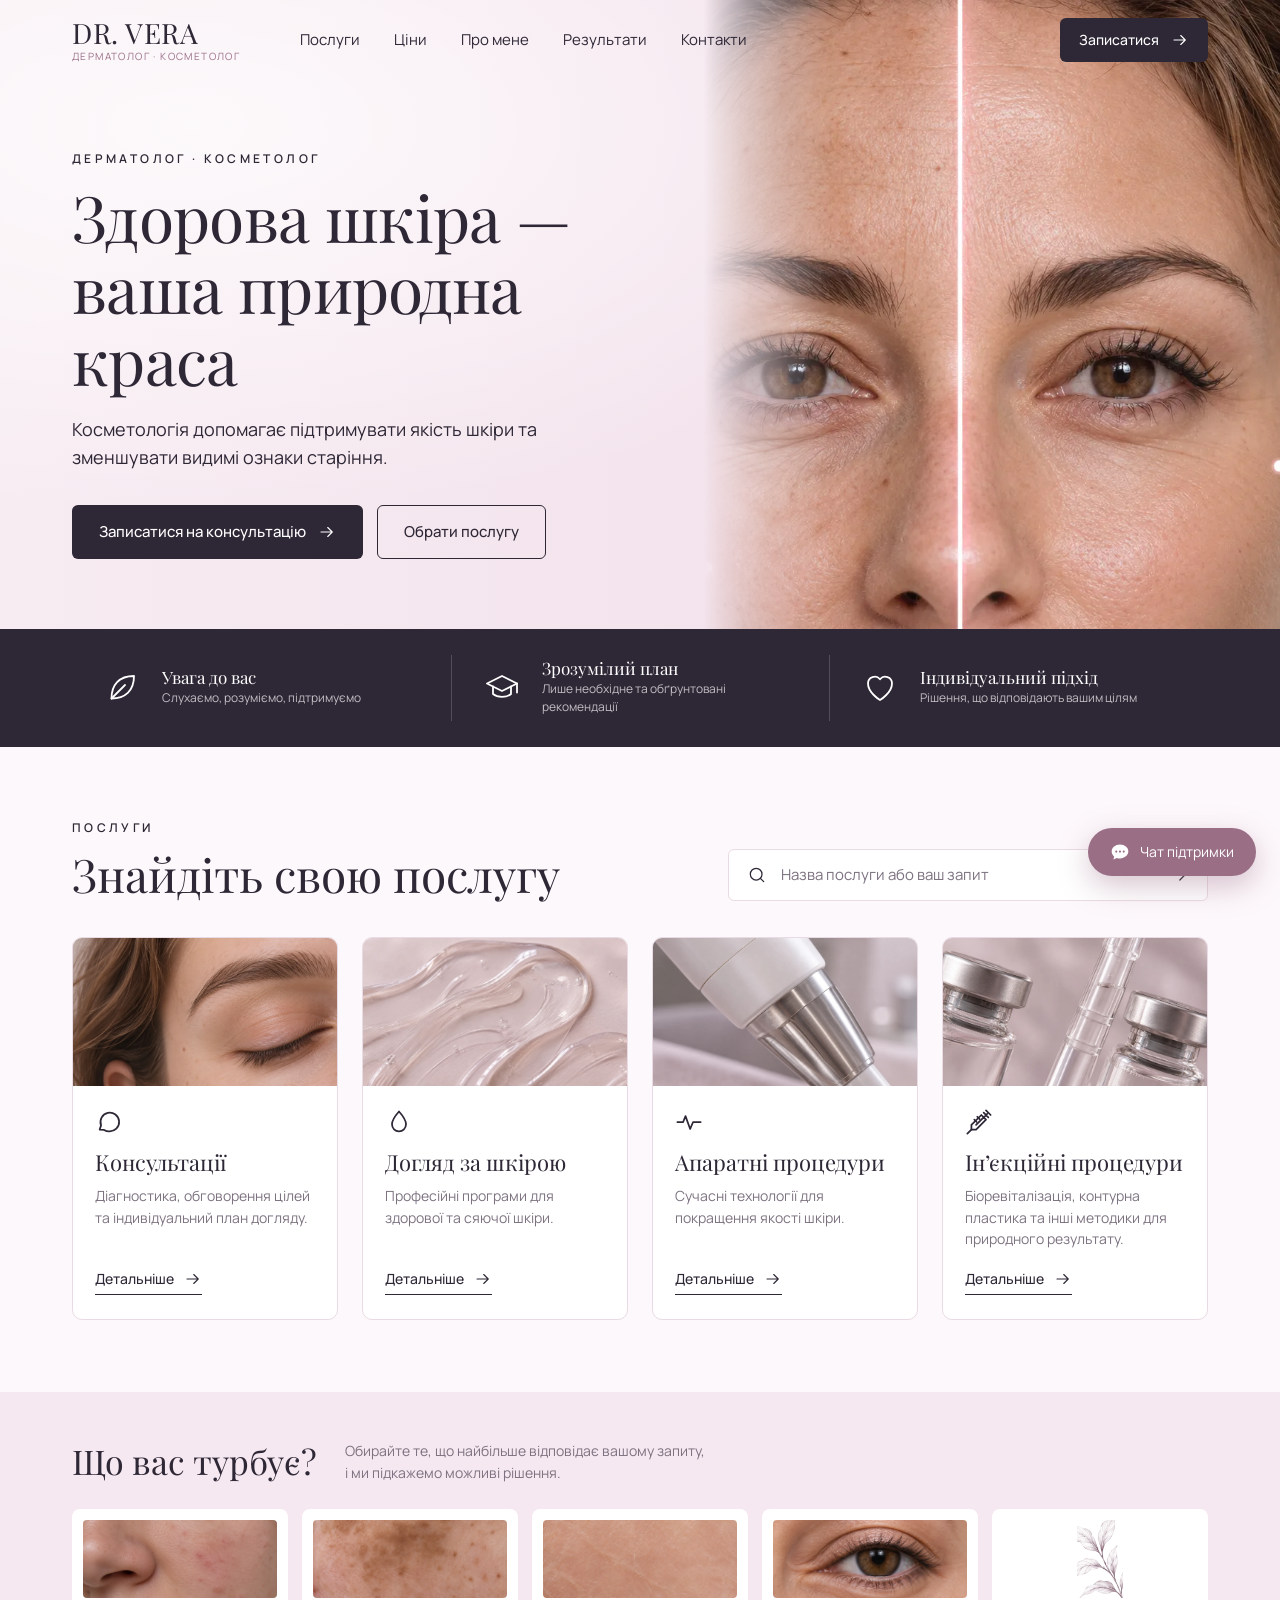
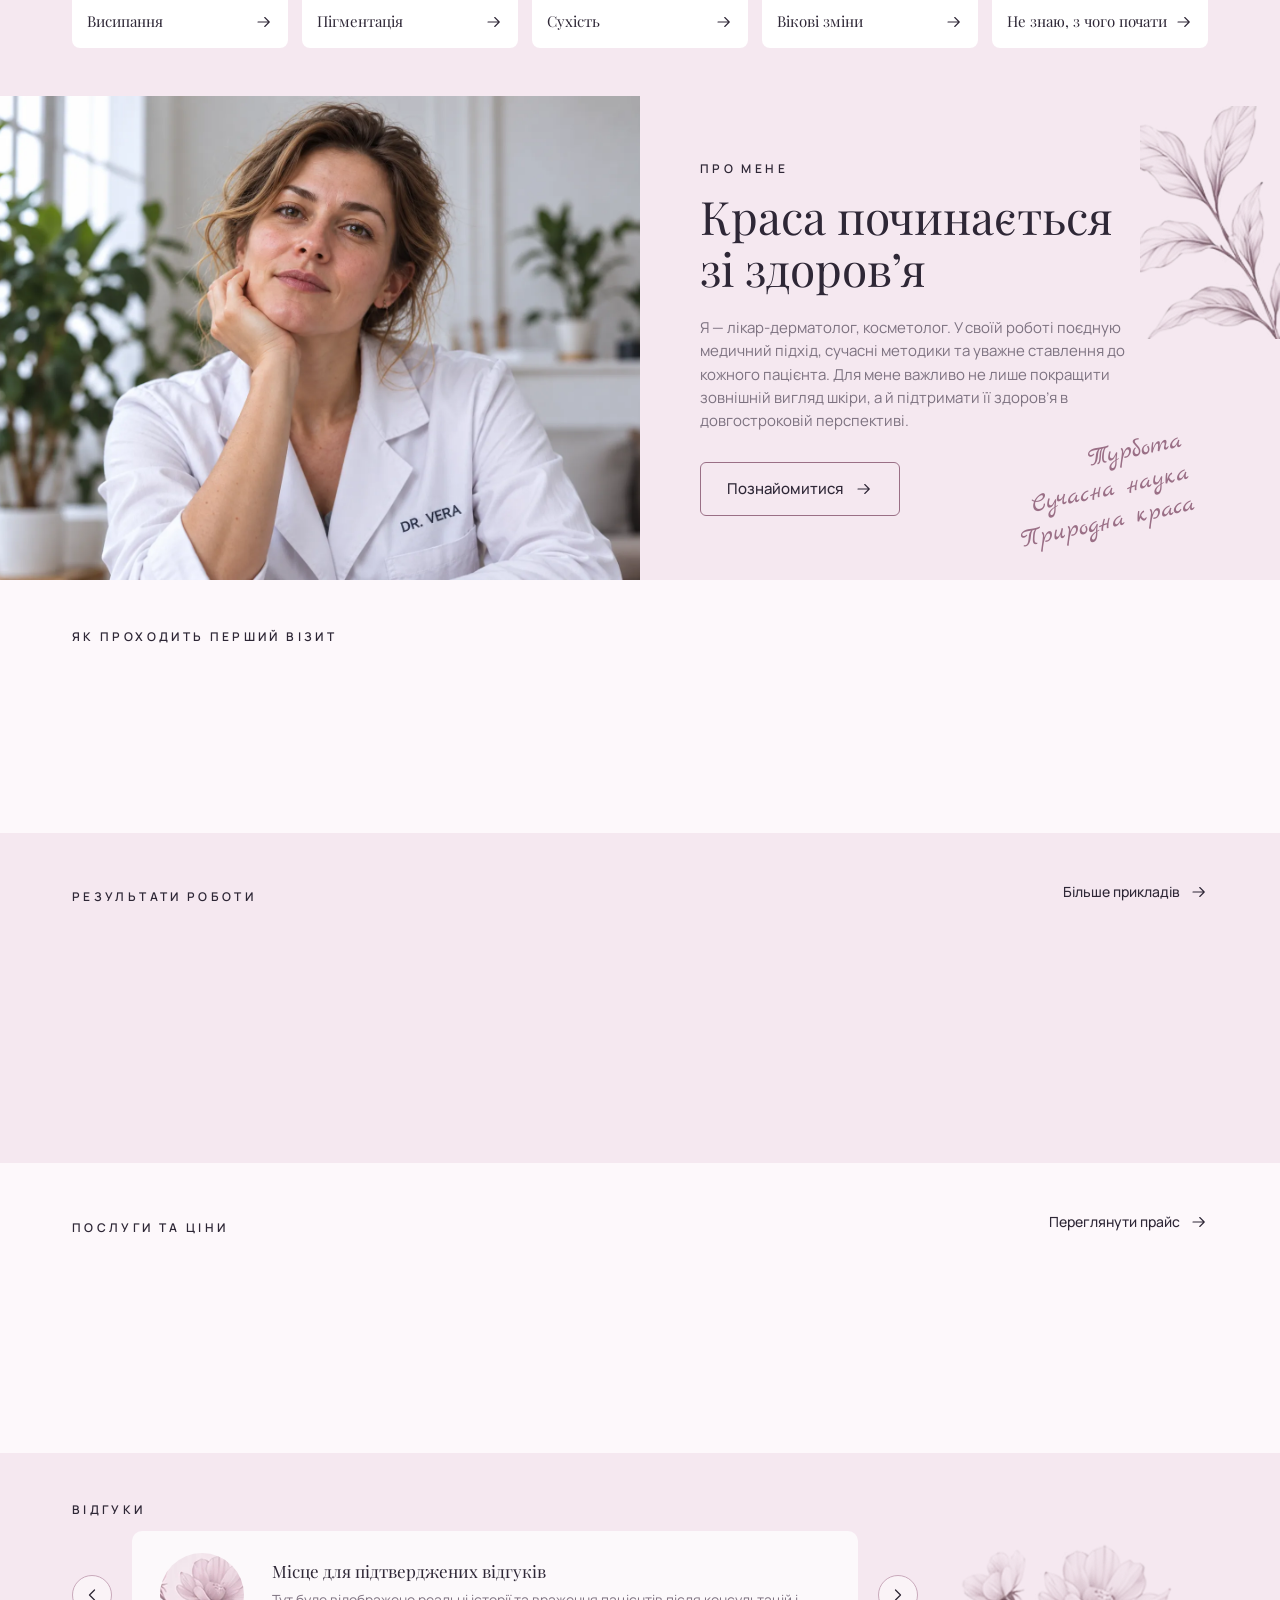
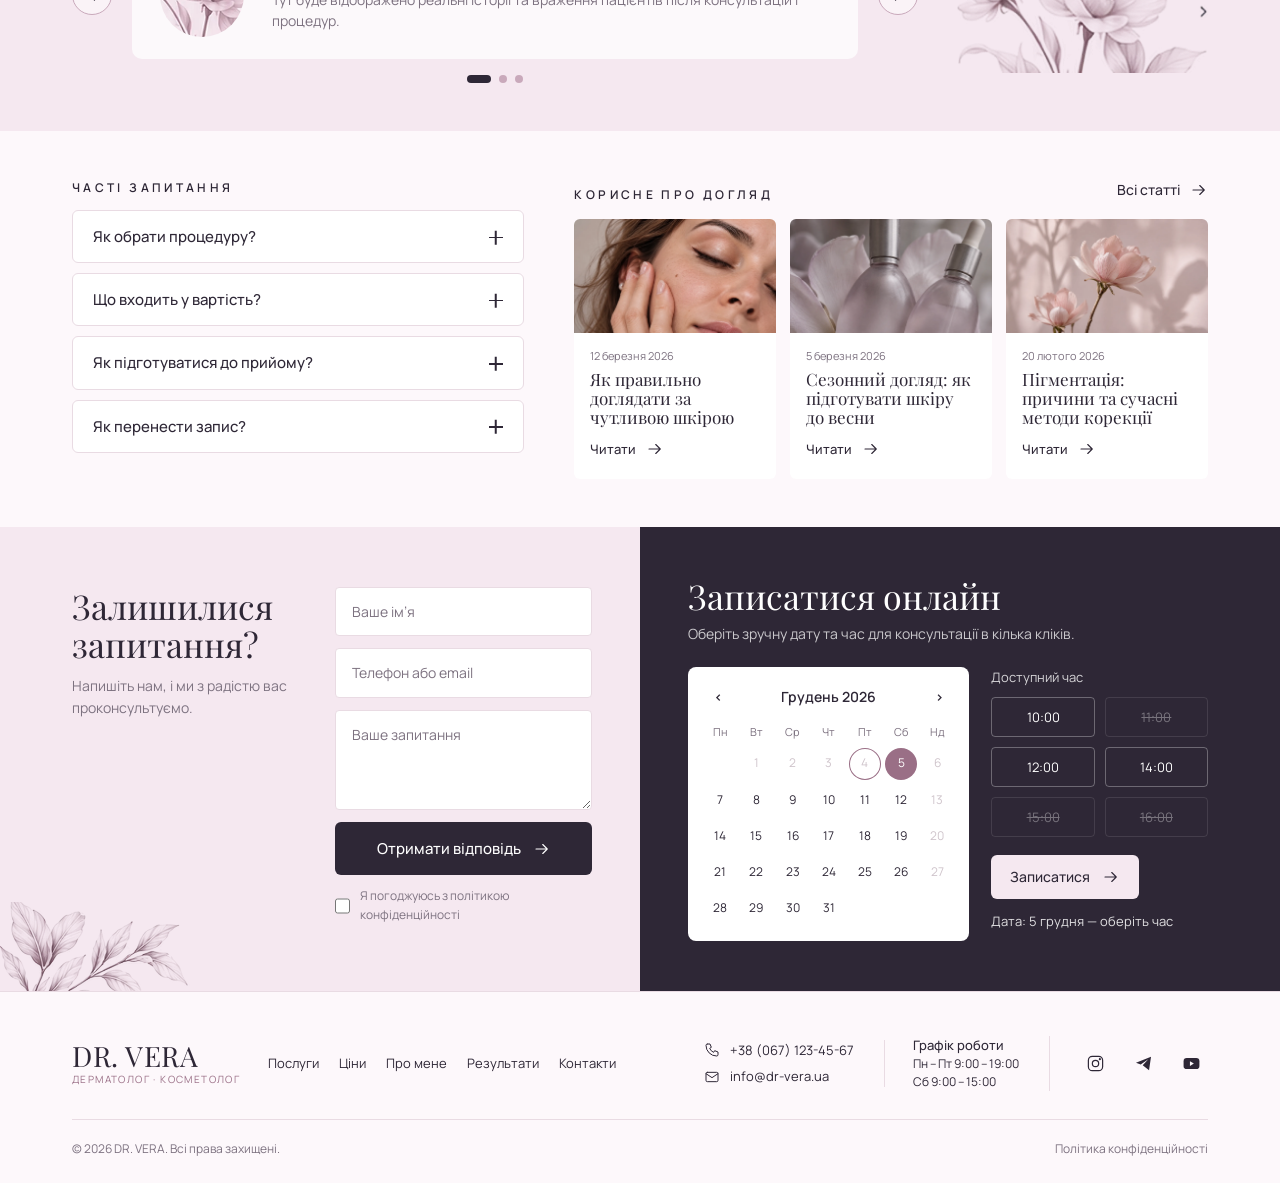
<file: index.html>
<!DOCTYPE html>
<html lang="uk" data-theme="light" style="color-scheme: only light;">
<head>
  <meta charset="UTF-8">
  <meta name="viewport" content="width=device-width, initial-scale=1.0">
  <!-- Сайт завжди у світлій темі: забороняємо браузеру автоматично затемнювати сторінку -->
  <meta name="color-scheme" content="only light">
  <meta name="supported-color-schemes" content="light">
  <meta name="theme-color" content="#fdf8fb">
  <title>DR. VERA — дерматолог, косметолог</title>
  <meta name="description" content="Дерматолог-косметолог DR. VERA: консультації, догляд за шкірою, апаратні та ін’єкційні процедури.">
  <link rel="preconnect" href="https://fonts.googleapis.com">
  <link rel="preconnect" href="https://fonts.gstatic.com" crossorigin>
  <link href="https://fonts.googleapis.com/css2?family=Manrope:wght@400;500;600&family=Marck+Script&family=Playfair+Display:wght@400;500&display=swap" rel="stylesheet">
  <link rel="icon" href="data:image/svg+xml,%3Csvg xmlns='http://www.w3.org/2000/svg' viewBox='0 0 32 32'%3E%3Crect width='32' height='32' rx='8' fill='%232e2736'/%3E%3Ctext x='16' y='22' font-family='Georgia' font-size='17' fill='%23f5e8f0' text-anchor='middle'%3EV%3C/text%3E%3C/svg%3E">
  <link rel="stylesheet" href="css/style.css">
  <!-- Підстраховка для картинок: якщо .webp немає, пробуємо .png/.jpg/.jpeg; якщо файлу немає зовсім — показуємо м'яку заглушку замість «зламаної» іконки -->
  <script>
  window.addEventListener("error", function (e) {
    var img = e.target;
    if (!img || img.tagName !== "IMG") return;
    var exts = ["webp", "png", "jpg", "jpeg"];
    var src = img.getAttribute("src") || "";
    var m = src.match(/\.(webp|png|jpe?g)$/i);
    var next = m ? Number(img.dataset.extTry || exts.indexOf(m[1].toLowerCase())) + 1 : exts.length;
    if (next < exts.length) {
      img.dataset.extTry = next;
      img.src = src.replace(/\.(webp|png|jpe?g)$/i, "." + exts[next]);
      return;
    }
    if (img.dataset.placeholder) return;
    img.dataset.placeholder = "1";
    if (img.getAttribute("alt") === "") { img.style.visibility = "hidden"; return; }
    img.src = "data:image/svg+xml," + encodeURIComponent('<svg xmlns="http://www.w3.org/2000/svg" viewBox="0 0 400 300"><rect width="400" height="300" fill="#f3e6ee"/><path d="M200 105c-22 22-32 45-32 63 0 18 14 32 32 32s32-14 32-32c0-18-10-41-32-63z" fill="#e2c9d7"/></svg>');
  }, true);
  </script>
</head>
<body>
<svg xmlns="http://www.w3.org/2000/svg" style="display:none">
  <symbol id="i-arrow" viewBox="0 0 24 24"><path d="M4 12h15M13 6l6 6-6 6"/></symbol>
  <symbol id="i-search" viewBox="0 0 24 24"><circle cx="11" cy="11" r="7"/><path d="M20 20l-4-4"/></symbol>
  <symbol id="i-leaf" viewBox="0 0 24 24"><path d="M5 19C5 10 10 4 20 4c0 10-6 15-15 15z"/><path d="M5 19L14 10"/></symbol>
  <symbol id="i-cap" viewBox="0 0 24 24"><path d="M2 9l10-5 10 5-10 5z"/><path d="M6 11v5c3 2.5 9 2.5 12 0v-5M22 9v6"/></symbol>
  <symbol id="i-heart" viewBox="0 0 24 24"><path d="M12 20s-8-4.8-8-11a4.5 4.5 0 018-2.8A4.5 4.5 0 0120 9c0 6.2-8 11-8 11z"/></symbol>
  <symbol id="i-chat" viewBox="0 0 24 24"><path d="M4 18.5l1.2-3.6A8 8 0 1112 20a8 8 0 01-4.2-1.2z"/></symbol>
  <symbol id="i-chat-fill" viewBox="0 0 24 24"><path d="M12 3C6.5 3 2 6.8 2 11.5c0 2.4 1.2 4.6 3.1 6.1L4 21l4.2-1.9c1.2.4 2.5.6 3.8.6 5.5 0 10-3.8 10-8.5S17.5 3 12 3zM7.5 12.8a1.3 1.3 0 110-2.6 1.3 1.3 0 010 2.6zm4.5 0a1.3 1.3 0 110-2.6 1.3 1.3 0 010 2.6zm4.5 0a1.3 1.3 0 110-2.6 1.3 1.3 0 010 2.6z"/></symbol>
  <symbol id="i-drop" viewBox="0 0 24 24"><path d="M12 3s6 6.7 6 11a6 6 0 01-12 0c0-4.3 6-11 6-11z"/></symbol>
  <symbol id="i-pulse" viewBox="0 0 24 24"><path d="M2 12h5l2-5 4 11 2.5-6H22"/></symbol>
  <symbol id="i-syringe" viewBox="0 0 24 24"><path d="M18 2l4 4M16 4l4 4M19 5l-9.5 9.5M14 6l4 4-8.5 8.5H5.5V14.5z"/><path d="M5.5 18.5L2 22M8 10l2 2M10.5 7.5l2 2"/></symbol>
  <symbol id="i-doc" viewBox="0 0 24 24"><path d="M14 3H6v18h12V7z"/><path d="M14 3v4h4M9 11h6M9 14h6M9 17h4"/></symbol>
  <symbol id="i-check" viewBox="0 0 24 24"><path d="M5 12.5l4.5 4.5L19 7.5"/></symbol>
  <symbol id="i-phone" viewBox="0 0 24 24"><path d="M5 3h4l2 5-2.5 1.5a11 11 0 006 6L16 13l5 2v4a2 2 0 01-2 2A16 16 0 013 5a2 2 0 012-2"/></symbol>
  <symbol id="i-mail" viewBox="0 0 24 24"><rect x="3" y="5" width="18" height="14" rx="2"/><path d="M3 7l9 6 9-6"/></symbol>
  <symbol id="i-clock" viewBox="0 0 24 24"><circle cx="12" cy="12" r="9"/><path d="M12 7v5l3 2"/></symbol>
  <symbol id="i-pin" viewBox="0 0 24 24"><path d="M12 21s-7-6.3-7-12a7 7 0 0114 0c0 5.7-7 12-7 12z"/><circle cx="12" cy="9" r="2.5"/></symbol>
  <symbol id="i-send" viewBox="0 0 24 24"><path d="M21 3L3 10.5l7 3 3 7.5z"/><path d="M21 3L10 13.5"/></symbol>
  <symbol id="i-insta" viewBox="0 0 24 24"><rect x="3" y="3" width="18" height="18" rx="5"/><circle cx="12" cy="12" r="4"/><circle cx="17.5" cy="6.5" r=".6" fill="currentColor"/></symbol>
  <symbol id="i-tg" viewBox="0 0 24 24"><path d="M21.5 3.5L2.5 11l6 2.2L18 6.5l-7 7.8 8 6.2z" fill="currentColor" stroke="none"/></symbol>
  <symbol id="i-yt" viewBox="0 0 24 24"><rect x="2" y="5" width="20" height="14" rx="4" fill="currentColor" stroke="none"/><path d="M10 9l5 3-5 3z" fill="#fdf8fb" stroke="none"/></symbol>
  <symbol id="i-shield" viewBox="0 0 24 24"><path d="M12 3l8 3v6c0 5-3.5 8-8 9-4.5-1-8-4-8-9V6z"/><path d="M8.5 12l2.5 2.5 4.5-5"/></symbol>
  <symbol id="i-book" viewBox="0 0 24 24"><path d="M12 6.5C10 5 7 4.5 3 5v13c4-.5 7 0 9 1.5 2-1.5 5-2 9-1.5V5c-4-.5-7 0-9 1.5zM12 6.5v13"/></symbol>
  <symbol id="i-bars" viewBox="0 0 24 24"><path d="M6 19v-5M10 19V10M14 19V7M18 19V4"/></symbol>
  <symbol id="i-coins" viewBox="0 0 24 24"><ellipse cx="10" cy="6" rx="6" ry="2.5"/><path d="M4 6v4c0 1.4 2.7 2.5 6 2.5s6-1.1 6-2.5V6M4 10v4c0 1.4 2.7 2.5 6 2.5M4 14v4c0 1.4 2.7 2.5 6 2.5"/><ellipse cx="16" cy="15" rx="5" ry="2"/><path d="M11 15v3.5c0 1.1 2.2 2 5 2s5-.9 5-2V15"/></symbol>
  <symbol id="i-jar" viewBox="0 0 24 24"><rect x="6" y="3" width="12" height="4" rx="1"/><path d="M7 7h10a2 2 0 012 2v10a2 2 0 01-2 2H7a2 2 0 01-2-2V9a2 2 0 012-2zM8 12h8v4H8z"/></symbol>
  <symbol id="i-user" viewBox="0 0 24 24"><circle cx="12" cy="8" r="4"/><path d="M4 21a8 8 0 0116 0"/></symbol>
  <symbol id="i-info" viewBox="0 0 24 24"><circle cx="12" cy="12" r="9"/><path d="M12 11v6M12 7.5v.5"/></symbol>
  <symbol id="i-door" viewBox="0 0 24 24"><path d="M6 21V3h12v18M3 21h18M14 12v1"/></symbol>
  <symbol id="i-car" viewBox="0 0 24 24"><path d="M5 11l2-5h10l2 5M3 11h18v6H3zM6 17v2M18 17v2"/><circle cx="7" cy="14" r="1"/><circle cx="17" cy="14" r="1"/></symbol>
  <symbol id="i-access" viewBox="0 0 24 24"><circle cx="11" cy="4" r="1.6"/><path d="M11 7v7h6l2 5M11 10h5M8 10.5A5.5 5.5 0 1015 19"/></symbol>
  <symbol id="i-lock" viewBox="0 0 24 24"><rect x="5" y="10" width="14" height="11" rx="2"/><path d="M8 10V7a4 4 0 018 0v3M12 14v3"/></symbol>
  <symbol id="i-lotus" viewBox="0 0 24 24"><path d="M12 19c-3-2-4-5-4-8 0-2 2-5 4-7 2 2 4 5 4 7 0 3-1 6-4 8z"/><path d="M12 19c-4 0-8-2-10-6 2-1 4-1 6 0M12 19c4 0 8-2 10-6-2-1-4-1-6 0"/></symbol>
  <symbol id="i-face" viewBox="0 0 24 24"><path d="M6 10a6 6 0 0112 0v3a6 6 0 01-12 0z"/><path d="M10 15c1 .8 3 .8 4 0M9 11h.01M15 11h.01"/></symbol>
  <symbol id="i-plan" viewBox="0 0 24 24"><rect x="4" y="4" width="16" height="16" rx="2"/><path d="M8 12l3 3 5-6"/></symbol>
  <symbol id="i-calendar" viewBox="0 0 24 24"><rect x="3" y="5" width="18" height="16" rx="2"/><path d="M3 10h18M8 3v4M16 3v4"/></symbol>
  <symbol id="i-left" viewBox="0 0 24 24"><path d="M15 6l-6 6 6 6"/></symbol>
  <symbol id="i-right" viewBox="0 0 24 24"><path d="M9 6l6 6-6 6"/></symbol>
  <symbol id="i-viber" viewBox="0 0 24 24"><path d="M12 3c-5 0-8 2-8 7.5 0 3 1 5 3 6V20l3-2.5c.6.1 1.3.1 2 .1 5 0 8-2 8-7.6S17 3 12 3z"/><path d="M9.5 8c0 3 2.5 5.5 5.5 5.5"/></symbol>
</svg>
<header class="header">
  <div class="container header__inner">
    <a href="index.html" class="logo" aria-label="DR. VERA — на головну">
      <span class="logo__name">DR. VERA</span><span class="logo__sub">дерматолог · косметолог</span>
    </a>
    <nav class="nav" aria-label="Головне меню"><a href="services.html">Послуги</a><a href="prices.html">Ціни</a><a href="about.html">Про мене</a><a href="results.html">Результати</a><a href="contacts.html">Контакти</a></nav>
    <a href="#" class="btn btn--dark btn--sm header__cta" data-book>Записатися <svg class="i"><use href="#i-arrow"></use></svg></a>
    <button class="burger" aria-label="Відкрити меню"><span></span><span></span><span></span></button>
  </div>
</header>
<main>

<section class="hero">
  <img class="hero__img" src="Images/hero-home.webp" alt="Візуальна концепція: обличчя до та після догляду">
  <div class="container">
    <div class="hero__content">
      <span class="eyebrow">Дерматолог · косметолог</span>
      <h1 class="h1">Здорова шкіра —<br>ваша природна краса</h1>
      <p class="lead">Косметологія допомагає підтримувати якість шкіри та зменшувати видимі ознаки старіння.</p>
      <div class="hero__btns">
        <a href="#" class="btn btn--dark" data-book="Первинна консультація">Записатися на консультацію <svg class="i"><use href="#i-arrow"></use></svg></a>
        <a href="services.html" class="btn btn--outline">Обрати послугу</a>
      </div>
    </div>
  </div>
  <span class="hero__note"></span>
</section>

<section class="features"><div class="container features__grid"><div class="feature"><svg class="i"><use href="#i-leaf"></use></svg><div><h4>Увага до вас</h4><p>Слухаємо, розуміємо, підтримуємо</p></div></div><div class="feature"><svg class="i"><use href="#i-cap"></use></svg><div><h4>Зрозумілий план</h4><p>Лише необхідне та обґрунтовані рекомендації</p></div></div><div class="feature"><svg class="i"><use href="#i-heart"></use></svg><div><h4>Індивідуальний підхід</h4><p>Рішення, що відповідають вашим цілям</p></div></div></div></section>

<section class="section">
  <div class="container">
    <div class="section-head">
      <div><span class="eyebrow">Послуги</span><h2 class="h2">Знайдіть свою послугу</h2></div>
      <form class="search search-home" action="services.html" method="get" role="search">
        <svg class="i"><use href="#i-search"></use></svg><input name="q" placeholder="Назва послуги або ваш запит" aria-label="Пошук послуги">
        <button type="submit" aria-label="Шукати"><svg class="i"><use href="#i-arrow"></use></svg></button>
      </form>
    </div>
    <div class="grid grid-4"><a href="services.html?cat=consult" class="card reveal"><div class="card__img"><img src="Images/svc-consult.webp" alt="Консультації" loading="lazy"></div>
  <div class="card__body"><svg class="i"><use href="#i-chat"></use></svg><h3 class="card__title">Консультації</h3><p class="card__text">Діагностика, обговорення цілей та індивідуальний план догляду.</p><span class="link-arrow">Детальніше <svg class="i"><use href="#i-arrow"></use></svg></span></div></a><a href="services.html?cat=care" class="card reveal"><div class="card__img"><img src="Images/svc-care.webp" alt="Догляд за шкірою" loading="lazy"></div>
  <div class="card__body"><svg class="i"><use href="#i-drop"></use></svg><h3 class="card__title">Догляд за шкірою</h3><p class="card__text">Професійні програми для здорової та сяючої шкіри.</p><span class="link-arrow">Детальніше <svg class="i"><use href="#i-arrow"></use></svg></span></div></a><a href="services.html?cat=hardware" class="card reveal"><div class="card__img"><img src="Images/svc-hardware.webp" alt="Апаратні процедури" loading="lazy"></div>
  <div class="card__body"><svg class="i"><use href="#i-pulse"></use></svg><h3 class="card__title">Апаратні процедури</h3><p class="card__text">Сучасні технології для покращення якості шкіри.</p><span class="link-arrow">Детальніше <svg class="i"><use href="#i-arrow"></use></svg></span></div></a><a href="services.html?cat=inject" class="card reveal"><div class="card__img"><img src="Images/svc-inject.webp" alt="Ін’єкційні процедури" loading="lazy"></div>
  <div class="card__body"><svg class="i"><use href="#i-syringe"></use></svg><h3 class="card__title">Ін’єкційні процедури</h3><p class="card__text">Біоревіталізація, контурна пластика та інші методики для природного результату.</p><span class="link-arrow">Детальніше <svg class="i"><use href="#i-arrow"></use></svg></span></div></a></div>
  </div>
</section>

<section class="section section--pink section--tight">
  <div class="container">
    <div class="concerns-head"><h2 class="h2" style="font-size:34px">Що вас турбує?</h2><p>Обирайте те, що найбільше відповідає вашому запиту, і ми підкажемо можливі рішення.</p></div>
    <div class="concerns"><a href="services.html?concern=висипання" class="concern reveal"><img src="Images/concern-acne.webp" alt="Висипання" loading="lazy"><span class="concern__foot">Висипання <svg class="i"><use href="#i-arrow"></use></svg></span></a><a href="services.html?concern=пігментація" class="concern reveal"><img src="Images/concern-pigment.webp" alt="Пігментація" loading="lazy"><span class="concern__foot">Пігментація <svg class="i"><use href="#i-arrow"></use></svg></span></a><a href="services.html?concern=сухість" class="concern reveal"><img src="Images/concern-dry.webp" alt="Сухість" loading="lazy"><span class="concern__foot">Сухість <svg class="i"><use href="#i-arrow"></use></svg></span></a><a href="services.html?concern=вікові" class="concern reveal"><img src="Images/concern-age.webp" alt="Вікові зміни" loading="lazy"><span class="concern__foot">Вікові зміни <svg class="i"><use href="#i-arrow"></use></svg></span></a><a href="#" class="concern concern--empty reveal" data-book="Первинна консультація"><img src="Images/leaf-branch.webp" alt=""><span class="concern__foot">Не знаю, з чого почати <svg class="i"><use href="#i-arrow"></use></svg></span></a></div>
  </div>
</section>

<section class="split">
  <div class="split__img"><img src="Images/pro-mene.webp" alt="Лікарка-дерматолог DR. VERA" loading="lazy"></div>
  <div class="split__content reveal">
    <span class="eyebrow">Про мене</span>
    <h2 class="h2">Краса починається<br>зі здоров’я</h2>
    <p>Я — лікар-дерматолог, косметолог. У своїй роботі поєдную медичний підхід, сучасні методики та уважне ставлення до кожного пацієнта. Для мене важливо не лише покращити зовнішній вигляд шкіри, а й підтримати її здоров’я в довгостроковій перспективі.</p>
    <a href="about.html" class="btn btn--pink">Познайомитися <svg class="i"><use href="#i-arrow"></use></svg></a>
  </div>
  <img class="deco-leaf deco-leaf--tr" src="Images/leaf-branch.webp" alt="">
  <p class="script split__script">Турбота<br>Сучасна наука<br>Природна краса</p>
</section>

<section class="section section--tight">
  <div class="container">
    <span class="eyebrow">Як проходить перший візит</span>
    <div class="steps"><div class="step reveal"><span class="step__num">01</span><div class="step__body"><svg class="i"><use href="#i-chat"></use></svg><h4>Консультація</h4><p>Обговорюємо ваші запити, проводимо діагностику шкіри та визначаємо цілі.</p></div><span class="step__arrow"><svg class="i"><use href="#i-arrow"></use></svg></span></div><div class="step reveal"><span class="step__num">02</span><div class="step__body"><svg class="i"><use href="#i-doc"></use></svg><h4>Персональний план</h4><p>Разом обираємо оптимальні методи та складаємо план догляду.</p></div><span class="step__arrow"><svg class="i"><use href="#i-arrow"></use></svg></span></div><div class="step reveal"><span class="step__num">03</span><div class="step__body"><svg class="i"><use href="#i-heart"></use></svg><h4>Подальший супровід</h4><p>Відстежуємо динаміку, коригуємо план і залишаємося на зв’язку.</p></div><span class="step__arrow"><svg class="i"><use href="#i-arrow"></use></svg></span></div></div>
  </div>
</section>

<section class="section section--pink section--tight">
  <div class="container">
    <div class="section-head" style="margin-bottom:20px"><span class="eyebrow" style="margin:0">Результати роботи</span><a href="results.html" class="link-arrow link-arrow--plain">Більше прикладів <svg class="i"><use href="#i-arrow"></use></svg></a></div>
    <div class="grid grid-3"><a href="results.html" class="result-card reveal"><img src="Images/result-tone.webp" alt="Рівніший тон шкіри" loading="lazy"><h4>Рівніший тон шкіри</h4><span>Приклади оформлення кейсів <svg class="i"><use href="#i-arrow"></use></svg></span></a><a href="results.html" class="result-card reveal"><img src="Images/result-acne.webp" alt="Зменшення висипань" loading="lazy"><h4>Зменшення висипань</h4><span>Приклади оформлення кейсів <svg class="i"><use href="#i-arrow"></use></svg></span></a><a href="results.html" class="result-card reveal"><img src="Images/result-quality.webp" alt="Покращення якості шкіри" loading="lazy"><h4>Покращення якості шкіри</h4><span>Приклади оформлення кейсів <svg class="i"><use href="#i-arrow"></use></svg></span></a></div>
  </div>
</section>

<section class="section section--tight">
  <div class="container">
    <div class="section-head" style="margin-bottom:26px"><span class="eyebrow" style="margin:0">Послуги та ціни</span><a href="prices.html" class="link-arrow link-arrow--plain">Переглянути прайс <svg class="i"><use href="#i-arrow"></use></svg></a></div>
    <div class="price-prev">
      <div class="price-prev__item reveal"><span class="icon-box"><svg class="i"><use href="#i-chat"></use></svg></span><div><h4>Консультації</h4><p>Діагностика шкіри, рекомендації з догляду та план процедур.</p><a href="prices.html?cat=consult">За прайсом</a></div></div>
      <div class="price-prev__item reveal"><span class="icon-box"><svg class="i"><use href="#i-leaf"></use></svg></span><div><h4>Індивідуальний догляд</h4><p>Професійні програми та процедури для різних потреб шкіри.</p><a href="prices.html?cat=care">За прайсом</a></div></div>
      <div class="price-prev__item reveal"><span class="icon-box"><svg class="i"><use href="#i-syringe"></use></svg></span><div><h4>Апаратні та ін’єкційні процедури</h4><p>Сучасні методики для покращення якості шкіри.</p><a href="prices.html?cat=inject">За прайсом</a></div></div>
    </div>
  </div>
</section>

<section class="section section--pink section--tight">
  <div class="container">
    <span class="eyebrow">Відгуки</span>
    <div class="reviews">
      <div data-slider>
        <div class="slider">
          <button class="slider__btn" data-prev aria-label="Попередній"><svg class="i"><use href="#i-left"></use></svg></button>
          <div class="slider__track"><div class="slider__slides"><div class="review"><img src="Images/flower.webp" alt=""><div><b>Місце для підтверджених відгуків</b><p>Тут буде відображено реальні історії та враження пацієнтів після консультацій і процедур.</p></div></div><div class="review"><img src="Images/flower.webp" alt=""><div><b>Ваша історія може бути тут</b><p>Після прийому ви зможете залишити відгук — ми публікуємо лише підтверджені відгуки пацієнтів.</p></div></div><div class="review"><img src="Images/flower.webp" alt=""><div><b>Відгуки — після запуску сайту</b><p>Цей блок є частиною демонстраційного макета та буде наповнений справжніми відгуками.</p></div></div></div></div>
          <button class="slider__btn" data-next aria-label="Наступний"><svg class="i"><use href="#i-right"></use></svg></button>
        </div>
        <div class="slider__dots"></div>
      </div>
      <img class="reviews__flower" src="Images/flower-transparent.webp" alt="" loading="lazy">
    </div>
  </div>
</section>

<section class="section section--tight">
  <div class="container faq-blog">
    <div>
      <span class="eyebrow">Часті запитання</span>
      <div class="faq faq--plain"><div class="faq__item">
  <button class="faq__q" type="button"><span>Як обрати процедуру?</span><i class="faq__plus"></i></button>
  <div class="faq__a"><p>Якщо ви не впевнені, з чого почати, — запишіться на консультацію. Лікар оцінить стан шкіри та запропонує оптимальні варіанти.</p></div></div><div class="faq__item">
  <button class="faq__q" type="button"><span>Що входить у вартість?</span><i class="faq__plus"></i></button>
  <div class="faq__a"><p>У вартість процедури входять препарати, витратні матеріали та рекомендації щодо догляду після процедури.</p></div></div><div class="faq__item">
  <button class="faq__q" type="button"><span>Як підготуватися до прийому?</span><i class="faq__plus"></i></button>
  <div class="faq__a"><p>Приходьте без макіяжу, візьміть список засобів, якими користуєтесь, та результати попередніх обстежень, якщо вони є.</p></div></div><div class="faq__item">
  <button class="faq__q" type="button"><span>Як перенести запис?</span><i class="faq__plus"></i></button>
  <div class="faq__a"><p>Напишіть у чат підтримки або зателефонуйте адміністратору не пізніше ніж за 24 години до візиту.</p></div></div></div>
    </div>
    <div>
      <div class="section-head" style="margin-bottom:14px"><span class="eyebrow" style="margin:0">Корисне про догляд</span><a href="#" class="link-arrow link-arrow--plain" data-toast="Блог з’явиться у повній версії сайту">Всі статті <svg class="i"><use href="#i-arrow"></use></svg></a></div>
      <div class="grid grid-3" style="gap:14px"><article class="blog-card"><img src="Images/blog-1.webp" alt="" loading="lazy"><div><time>12 березня 2026</time><h4>Як правильно доглядати за чутливою шкірою</h4>
  <a href="#" class="link-arrow link-arrow--plain" data-info="Чутлива шкіра потребує м’якого очищення, відновлення бар’єру та обережного підбору активних компонентів. Розповідаємо, з чого почати." data-title="Як правильно доглядати за чутливою шкірою" data-label="Корисне про догляд" data-img="Images/blog-1.webp" data-service="Первинна консультація">Читати <svg class="i"><use href="#i-arrow"></use></svg></a></div></article><article class="blog-card"><img src="Images/blog-2.webp" alt="" loading="lazy"><div><time>5 березня 2026</time><h4>Сезонний догляд: як підготувати шкіру до весни</h4>
  <a href="#" class="link-arrow link-arrow--plain" data-info="Навесні шкіра стає більш вразливою до сонця. Пояснюємо, як змінити домашній догляд і чому SPF потрібен щодня." data-title="Сезонний догляд: як підготувати шкіру до весни" data-label="Корисне про догляд" data-img="Images/blog-2.webp" data-service="Первинна консультація">Читати <svg class="i"><use href="#i-arrow"></use></svg></a></div></article><article class="blog-card"><img src="Images/blog-3.webp" alt="" loading="lazy"><div><time>20 лютого 2026</time><h4>Пігментація: причини та сучасні методи корекції</h4>
  <a href="#" class="link-arrow link-arrow--plain" data-info="Пігментні плями мають різні причини, тому й підходи до корекції різні. Розбираємо основні методи." data-title="Пігментація: причини та сучасні методи корекції" data-label="Корисне про догляд" data-img="Images/blog-3.webp" data-service="Первинна консультація">Читати <svg class="i"><use href="#i-arrow"></use></svg></a></div></article></div>
    </div>
  </div>
</section>

<section class="booking">
  <div class="cta-split__form">
    <img class="deco-leaf" src="Images/leaves.webp" alt="">
    <div><h2>Залишилися запитання?</h2><p>Напишіть нам, і ми з радістю вас проконсультуємо.</p></div>
    <form class="form" data-form="Дякуємо! Ми відповімо найближчим часом">
      <input class="input" placeholder="Ваше ім’я" required>
      <input class="input" placeholder="Телефон або email" required>
      <textarea class="input" placeholder="Ваше запитання"></textarea>
      <button class="btn btn--dark" type="submit">Отримати відповідь <svg class="i"><use href="#i-arrow"></use></svg></button>
      <label class="check"><input type="checkbox" required> Я погоджуюсь з політикою конфіденційності</label>
    </form>
  </div>
  <div class="booking__dark" data-inline-booking id="online">
    <h2>Записатися онлайн</h2>
    <p>Оберіть зручну дату та час для консультації в кілька кліків.</p>
    <div class="booking__row">
      <div class="calendar"></div>
      <div>
        <p class="slots__title">Доступний час</p>
        <div class="slots"></div>
        <button class="btn btn--light btn--sm" type="button" data-inline-submit>Записатися <svg class="i"><use href="#i-arrow"></use></svg></button>
        <p class="booking-summary"></p>
      </div>
    </div>
  </div>
</section>

</main>
<footer class="footer">
  <div class="container">
    <div class="footer__top">
      <a href="index.html" class="logo"><span class="logo__name">DR. VERA</span><span class="logo__sub">дерматолог · косметолог</span></a>
      <nav class="footer__nav"><a href="services.html">Послуги</a><a href="prices.html">Ціни</a><a href="about.html">Про мене</a><a href="results.html">Результати</a><a href="contacts.html">Контакти</a></nav>
      <div class="footer__contacts">
        <a href="tel:+380671234567"><svg class="i"><use href="#i-phone"></use></svg> +38 (067) 123-45-67</a>
        <a href="mailto:info@dr-vera.ua"><svg class="i"><use href="#i-mail"></use></svg> info@dr-vera.ua</a>
      </div>
      <div class="footer__hours"><b>Графік роботи</b><br>Пн – Пт 9:00 – 19:00<br>Сб 9:00 – 15:00</div>
      <div class="socials">
        <a href="#" aria-label="Instagram"><svg class="i"><use href="#i-insta"></use></svg></a>
        <a href="#" aria-label="Telegram"><svg class="i"><use href="#i-tg"></use></svg></a>
        <a href="#" aria-label="YouTube"><svg class="i"><use href="#i-yt"></use></svg></a>
      </div>
    </div>
    <div class="footer__bottom">
      <span>© 2026 DR. VERA. Всі права захищені.</span>
      <nav><a href="#">Політика конфіденційності</a></nav>
    </div>
  </div>
</footer>
<script src="js/main.js"></script>
</body>
</html>
</file>
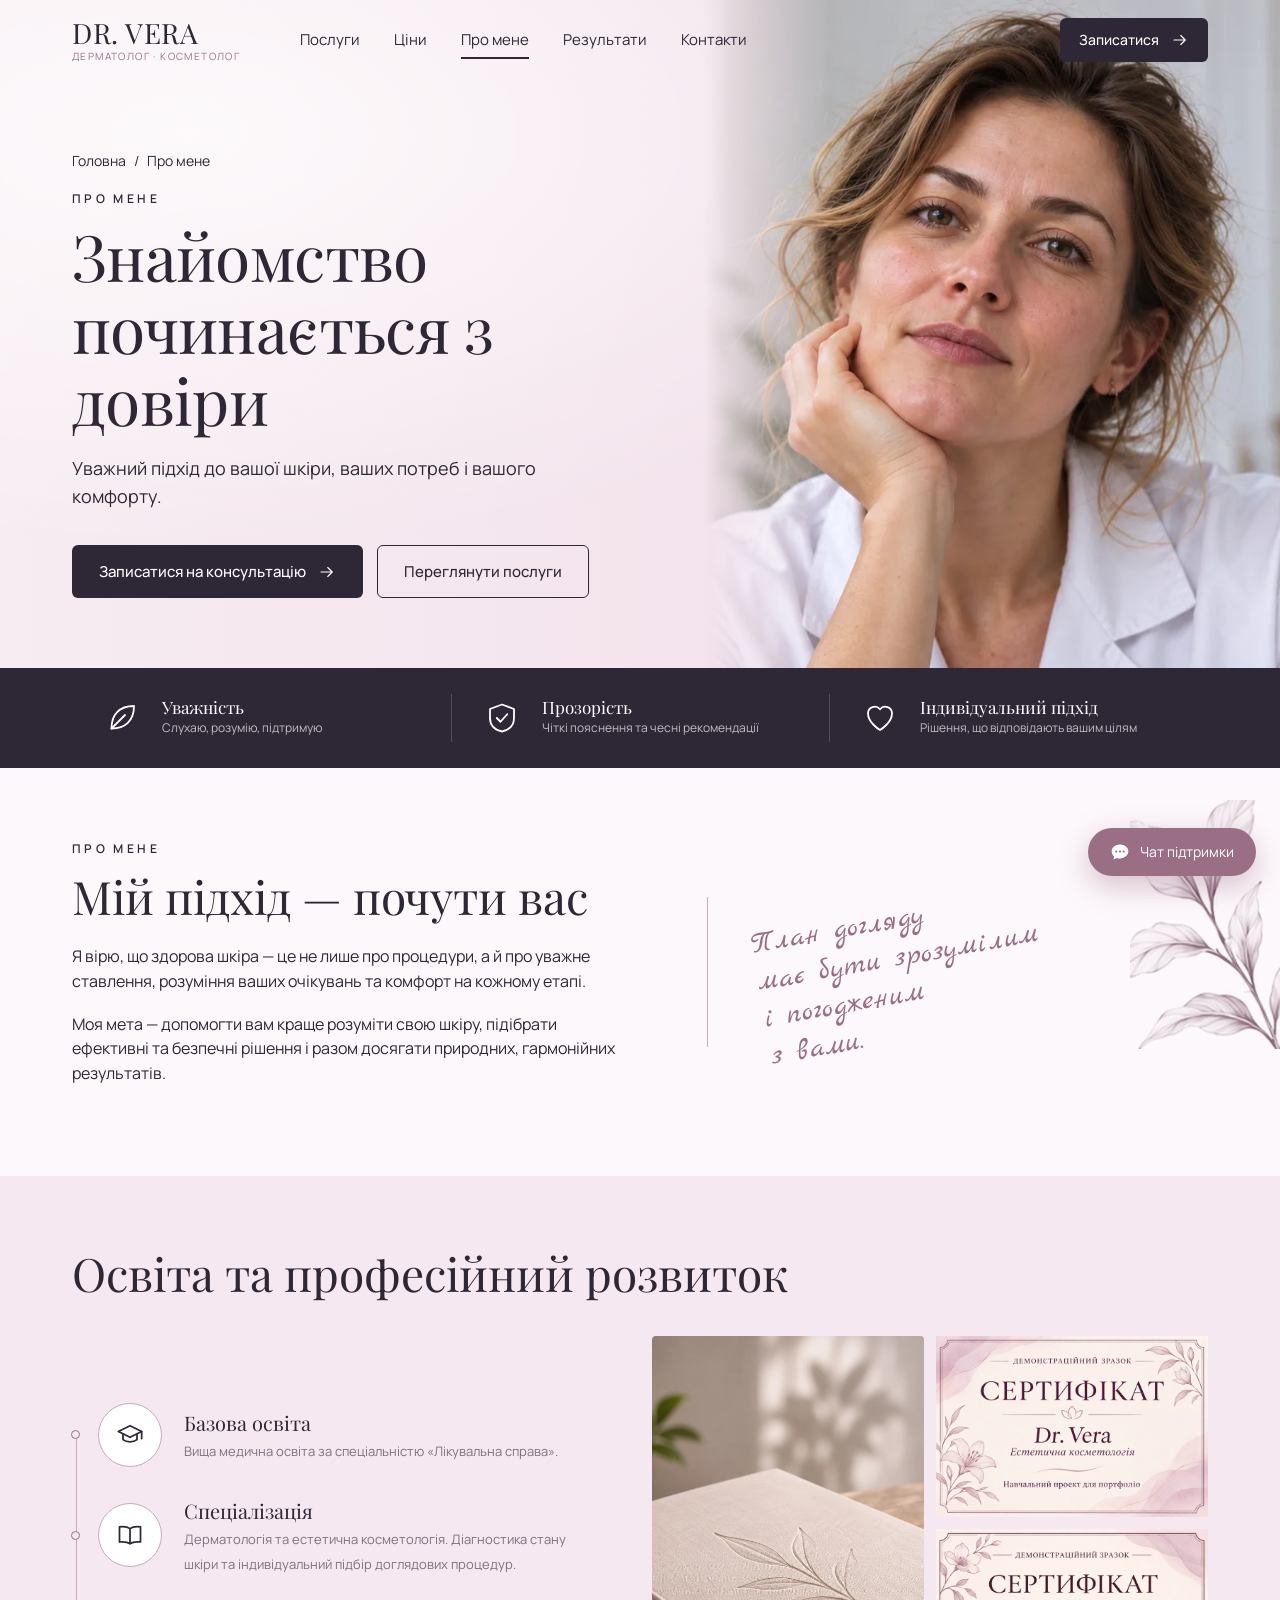
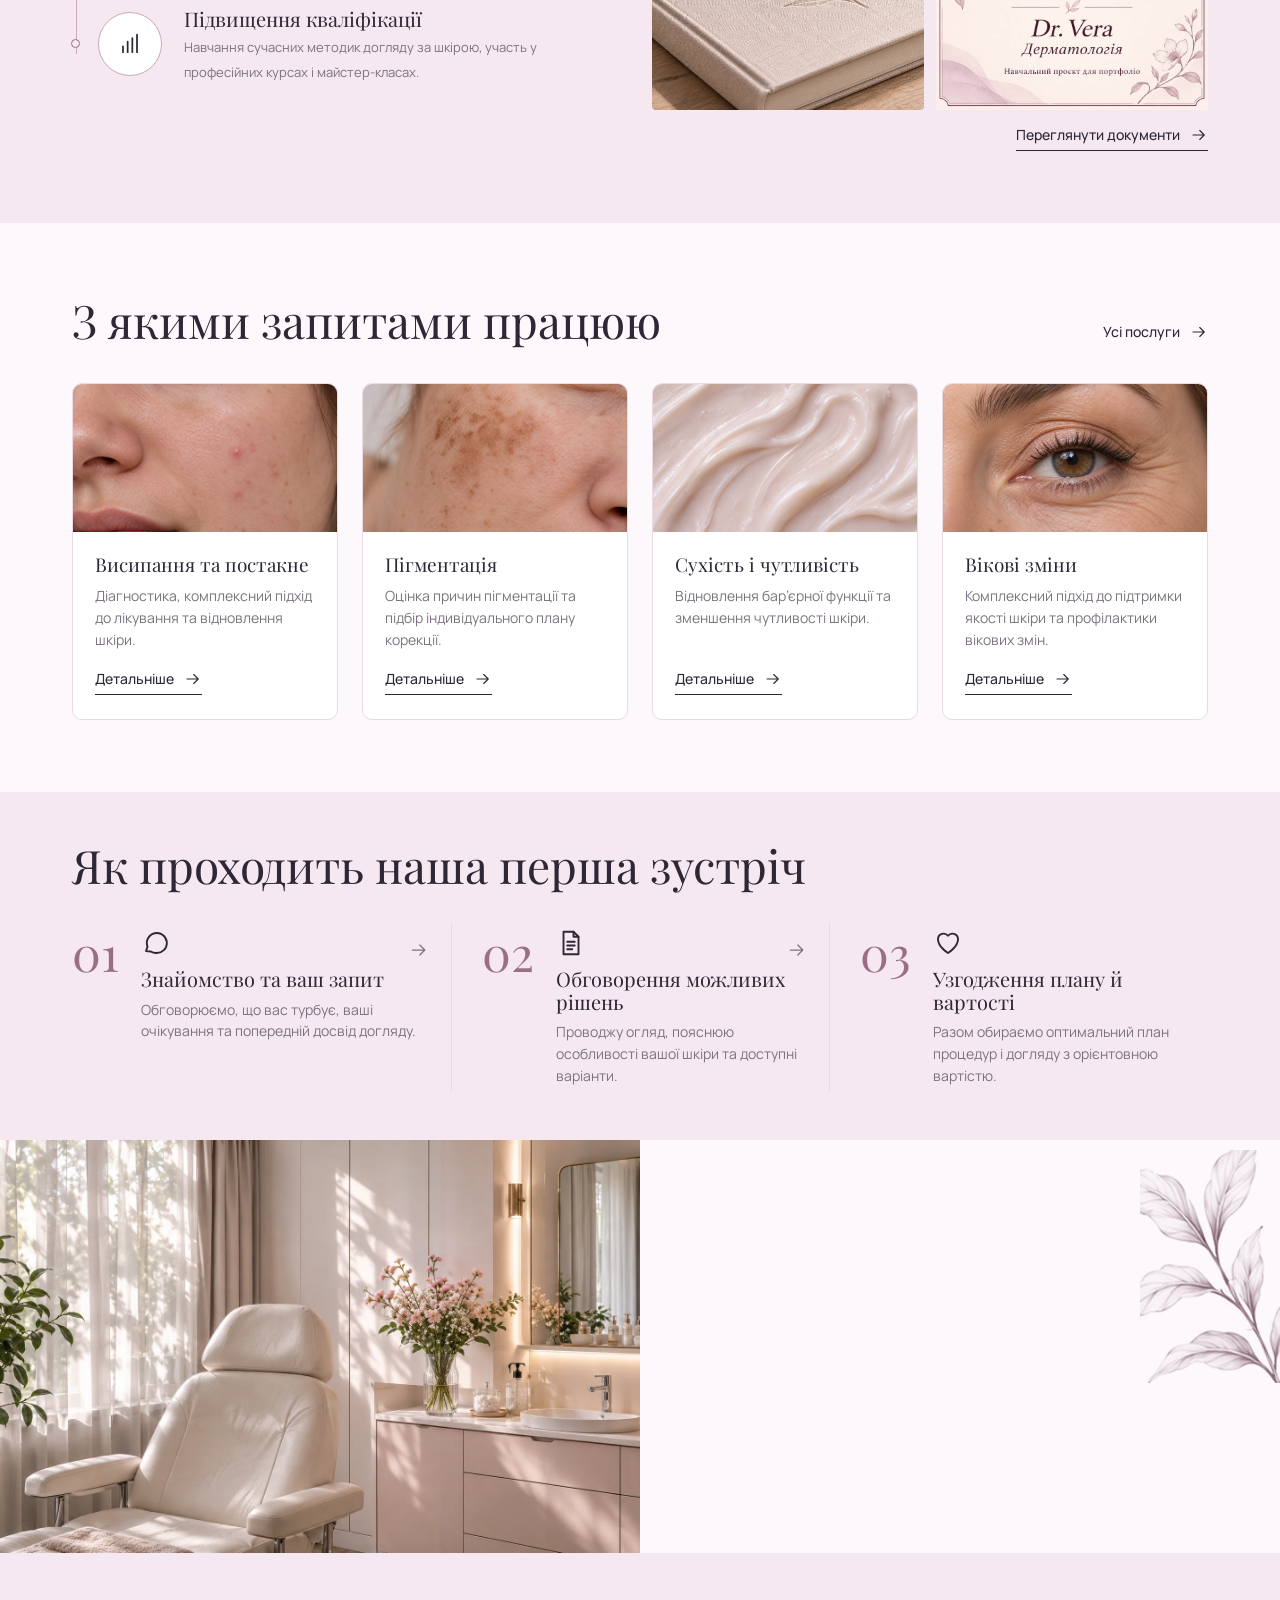
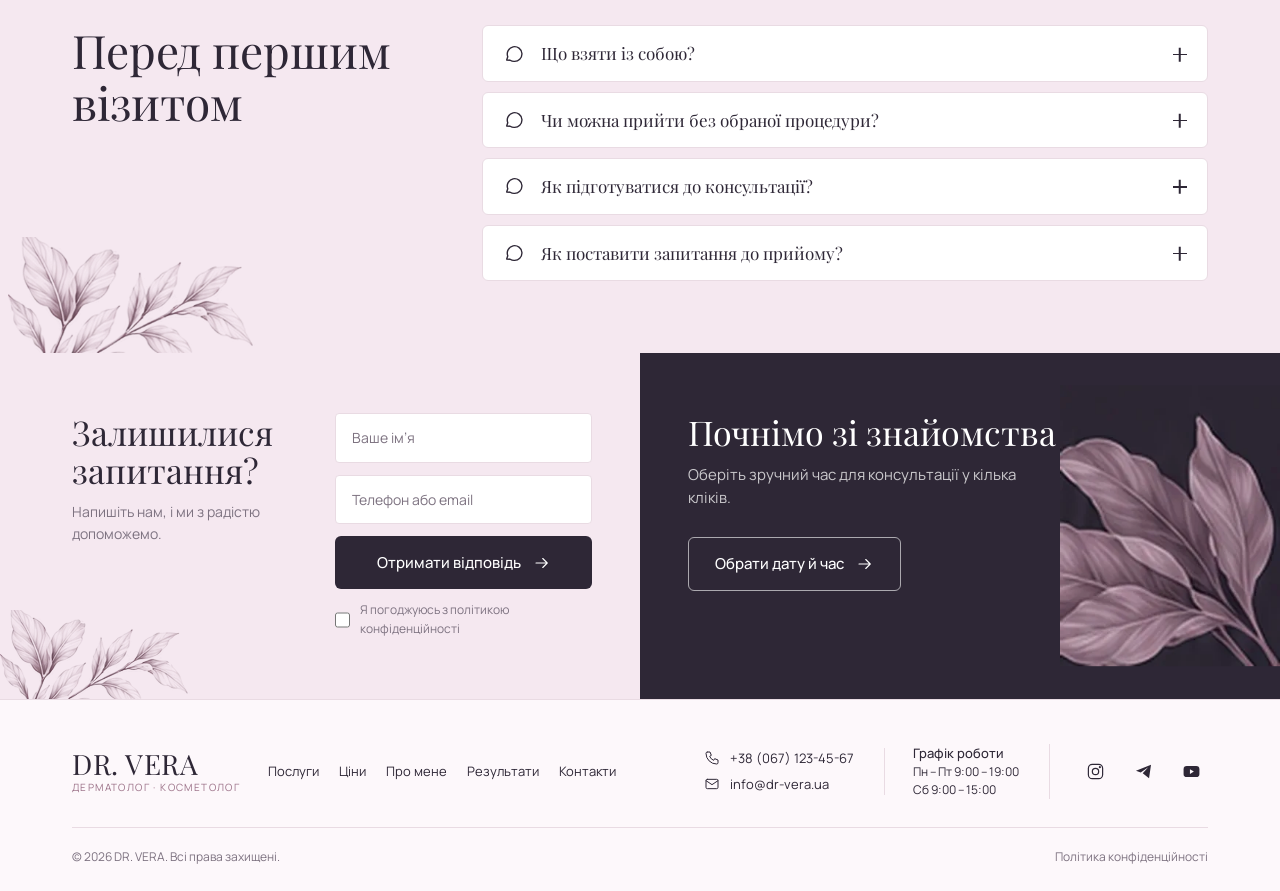
<file: about.html>
<!DOCTYPE html>
<html lang="uk" data-theme="light" style="color-scheme: only light;">
<head>
  <meta charset="UTF-8">
  <meta name="viewport" content="width=device-width, initial-scale=1.0">
  <!-- Сайт завжди у світлій темі: забороняємо браузеру автоматично затемнювати сторінку -->
  <meta name="color-scheme" content="only light">
  <meta name="supported-color-schemes" content="light">
  <meta name="theme-color" content="#fdf8fb">
  <title>Про мене — DR. VERA</title>
  <meta name="description" content="Знайомство з лікаркою-дерматологом DR. VERA: підхід, освіта, простір кабінету.">
  <link rel="preconnect" href="https://fonts.googleapis.com">
  <link rel="preconnect" href="https://fonts.gstatic.com" crossorigin>
  <link href="https://fonts.googleapis.com/css2?family=Manrope:wght@400;500;600&family=Marck+Script&family=Playfair+Display:wght@400;500&display=swap" rel="stylesheet">
  <link rel="icon" href="data:image/svg+xml,%3Csvg xmlns='http://www.w3.org/2000/svg' viewBox='0 0 32 32'%3E%3Crect width='32' height='32' rx='8' fill='%232e2736'/%3E%3Ctext x='16' y='22' font-family='Georgia' font-size='17' fill='%23f5e8f0' text-anchor='middle'%3EV%3C/text%3E%3C/svg%3E">
  <link rel="stylesheet" href="css/style.css">
  <!-- Підстраховка для картинок: якщо .webp немає, пробуємо .png/.jpg/.jpeg; якщо файлу немає зовсім — показуємо м'яку заглушку замість «зламаної» іконки -->
  <script>
  window.addEventListener("error", function (e) {
    var img = e.target;
    if (!img || img.tagName !== "IMG") return;
    var exts = ["webp", "png", "jpg", "jpeg"];
    var src = img.getAttribute("src") || "";
    var m = src.match(/\.(webp|png|jpe?g)$/i);
    var next = m ? Number(img.dataset.extTry || exts.indexOf(m[1].toLowerCase())) + 1 : exts.length;
    if (next < exts.length) {
      img.dataset.extTry = next;
      img.src = src.replace(/\.(webp|png|jpe?g)$/i, "." + exts[next]);
      return;
    }
    if (img.dataset.placeholder) return;
    img.dataset.placeholder = "1";
    if (img.getAttribute("alt") === "") { img.style.visibility = "hidden"; return; }
    img.src = "data:image/svg+xml," + encodeURIComponent('<svg xmlns="http://www.w3.org/2000/svg" viewBox="0 0 400 300"><rect width="400" height="300" fill="#f3e6ee"/><path d="M200 105c-22 22-32 45-32 63 0 18 14 32 32 32s32-14 32-32c0-18-10-41-32-63z" fill="#e2c9d7"/></svg>');
  }, true);
  </script>
</head>
<body>
<svg xmlns="http://www.w3.org/2000/svg" style="display:none">
  <symbol id="i-arrow" viewBox="0 0 24 24"><path d="M4 12h15M13 6l6 6-6 6"/></symbol>
  <symbol id="i-search" viewBox="0 0 24 24"><circle cx="11" cy="11" r="7"/><path d="M20 20l-4-4"/></symbol>
  <symbol id="i-leaf" viewBox="0 0 24 24"><path d="M5 19C5 10 10 4 20 4c0 10-6 15-15 15z"/><path d="M5 19L14 10"/></symbol>
  <symbol id="i-cap" viewBox="0 0 24 24"><path d="M2 9l10-5 10 5-10 5z"/><path d="M6 11v5c3 2.5 9 2.5 12 0v-5M22 9v6"/></symbol>
  <symbol id="i-heart" viewBox="0 0 24 24"><path d="M12 20s-8-4.8-8-11a4.5 4.5 0 018-2.8A4.5 4.5 0 0120 9c0 6.2-8 11-8 11z"/></symbol>
  <symbol id="i-chat" viewBox="0 0 24 24"><path d="M4 18.5l1.2-3.6A8 8 0 1112 20a8 8 0 01-4.2-1.2z"/></symbol>
  <symbol id="i-chat-fill" viewBox="0 0 24 24"><path d="M12 3C6.5 3 2 6.8 2 11.5c0 2.4 1.2 4.6 3.1 6.1L4 21l4.2-1.9c1.2.4 2.5.6 3.8.6 5.5 0 10-3.8 10-8.5S17.5 3 12 3zM7.5 12.8a1.3 1.3 0 110-2.6 1.3 1.3 0 010 2.6zm4.5 0a1.3 1.3 0 110-2.6 1.3 1.3 0 010 2.6zm4.5 0a1.3 1.3 0 110-2.6 1.3 1.3 0 010 2.6z"/></symbol>
  <symbol id="i-drop" viewBox="0 0 24 24"><path d="M12 3s6 6.7 6 11a6 6 0 01-12 0c0-4.3 6-11 6-11z"/></symbol>
  <symbol id="i-pulse" viewBox="0 0 24 24"><path d="M2 12h5l2-5 4 11 2.5-6H22"/></symbol>
  <symbol id="i-syringe" viewBox="0 0 24 24"><path d="M18 2l4 4M16 4l4 4M19 5l-9.5 9.5M14 6l4 4-8.5 8.5H5.5V14.5z"/><path d="M5.5 18.5L2 22M8 10l2 2M10.5 7.5l2 2"/></symbol>
  <symbol id="i-doc" viewBox="0 0 24 24"><path d="M14 3H6v18h12V7z"/><path d="M14 3v4h4M9 11h6M9 14h6M9 17h4"/></symbol>
  <symbol id="i-check" viewBox="0 0 24 24"><path d="M5 12.5l4.5 4.5L19 7.5"/></symbol>
  <symbol id="i-phone" viewBox="0 0 24 24"><path d="M5 3h4l2 5-2.5 1.5a11 11 0 006 6L16 13l5 2v4a2 2 0 01-2 2A16 16 0 013 5a2 2 0 012-2"/></symbol>
  <symbol id="i-mail" viewBox="0 0 24 24"><rect x="3" y="5" width="18" height="14" rx="2"/><path d="M3 7l9 6 9-6"/></symbol>
  <symbol id="i-clock" viewBox="0 0 24 24"><circle cx="12" cy="12" r="9"/><path d="M12 7v5l3 2"/></symbol>
  <symbol id="i-pin" viewBox="0 0 24 24"><path d="M12 21s-7-6.3-7-12a7 7 0 0114 0c0 5.7-7 12-7 12z"/><circle cx="12" cy="9" r="2.5"/></symbol>
  <symbol id="i-send" viewBox="0 0 24 24"><path d="M21 3L3 10.5l7 3 3 7.5z"/><path d="M21 3L10 13.5"/></symbol>
  <symbol id="i-insta" viewBox="0 0 24 24"><rect x="3" y="3" width="18" height="18" rx="5"/><circle cx="12" cy="12" r="4"/><circle cx="17.5" cy="6.5" r=".6" fill="currentColor"/></symbol>
  <symbol id="i-tg" viewBox="0 0 24 24"><path d="M21.5 3.5L2.5 11l6 2.2L18 6.5l-7 7.8 8 6.2z" fill="currentColor" stroke="none"/></symbol>
  <symbol id="i-yt" viewBox="0 0 24 24"><rect x="2" y="5" width="20" height="14" rx="4" fill="currentColor" stroke="none"/><path d="M10 9l5 3-5 3z" fill="#fdf8fb" stroke="none"/></symbol>
  <symbol id="i-shield" viewBox="0 0 24 24"><path d="M12 3l8 3v6c0 5-3.5 8-8 9-4.5-1-8-4-8-9V6z"/><path d="M8.5 12l2.5 2.5 4.5-5"/></symbol>
  <symbol id="i-book" viewBox="0 0 24 24"><path d="M12 6.5C10 5 7 4.5 3 5v13c4-.5 7 0 9 1.5 2-1.5 5-2 9-1.5V5c-4-.5-7 0-9 1.5zM12 6.5v13"/></symbol>
  <symbol id="i-bars" viewBox="0 0 24 24"><path d="M6 19v-5M10 19V10M14 19V7M18 19V4"/></symbol>
  <symbol id="i-coins" viewBox="0 0 24 24"><ellipse cx="10" cy="6" rx="6" ry="2.5"/><path d="M4 6v4c0 1.4 2.7 2.5 6 2.5s6-1.1 6-2.5V6M4 10v4c0 1.4 2.7 2.5 6 2.5M4 14v4c0 1.4 2.7 2.5 6 2.5"/><ellipse cx="16" cy="15" rx="5" ry="2"/><path d="M11 15v3.5c0 1.1 2.2 2 5 2s5-.9 5-2V15"/></symbol>
  <symbol id="i-jar" viewBox="0 0 24 24"><rect x="6" y="3" width="12" height="4" rx="1"/><path d="M7 7h10a2 2 0 012 2v10a2 2 0 01-2 2H7a2 2 0 01-2-2V9a2 2 0 012-2zM8 12h8v4H8z"/></symbol>
  <symbol id="i-user" viewBox="0 0 24 24"><circle cx="12" cy="8" r="4"/><path d="M4 21a8 8 0 0116 0"/></symbol>
  <symbol id="i-info" viewBox="0 0 24 24"><circle cx="12" cy="12" r="9"/><path d="M12 11v6M12 7.5v.5"/></symbol>
  <symbol id="i-door" viewBox="0 0 24 24"><path d="M6 21V3h12v18M3 21h18M14 12v1"/></symbol>
  <symbol id="i-car" viewBox="0 0 24 24"><path d="M5 11l2-5h10l2 5M3 11h18v6H3zM6 17v2M18 17v2"/><circle cx="7" cy="14" r="1"/><circle cx="17" cy="14" r="1"/></symbol>
  <symbol id="i-access" viewBox="0 0 24 24"><circle cx="11" cy="4" r="1.6"/><path d="M11 7v7h6l2 5M11 10h5M8 10.5A5.5 5.5 0 1015 19"/></symbol>
  <symbol id="i-lock" viewBox="0 0 24 24"><rect x="5" y="10" width="14" height="11" rx="2"/><path d="M8 10V7a4 4 0 018 0v3M12 14v3"/></symbol>
  <symbol id="i-lotus" viewBox="0 0 24 24"><path d="M12 19c-3-2-4-5-4-8 0-2 2-5 4-7 2 2 4 5 4 7 0 3-1 6-4 8z"/><path d="M12 19c-4 0-8-2-10-6 2-1 4-1 6 0M12 19c4 0 8-2 10-6-2-1-4-1-6 0"/></symbol>
  <symbol id="i-face" viewBox="0 0 24 24"><path d="M6 10a6 6 0 0112 0v3a6 6 0 01-12 0z"/><path d="M10 15c1 .8 3 .8 4 0M9 11h.01M15 11h.01"/></symbol>
  <symbol id="i-plan" viewBox="0 0 24 24"><rect x="4" y="4" width="16" height="16" rx="2"/><path d="M8 12l3 3 5-6"/></symbol>
  <symbol id="i-calendar" viewBox="0 0 24 24"><rect x="3" y="5" width="18" height="16" rx="2"/><path d="M3 10h18M8 3v4M16 3v4"/></symbol>
  <symbol id="i-left" viewBox="0 0 24 24"><path d="M15 6l-6 6 6 6"/></symbol>
  <symbol id="i-right" viewBox="0 0 24 24"><path d="M9 6l6 6-6 6"/></symbol>
  <symbol id="i-viber" viewBox="0 0 24 24"><path d="M12 3c-5 0-8 2-8 7.5 0 3 1 5 3 6V20l3-2.5c.6.1 1.3.1 2 .1 5 0 8-2 8-7.6S17 3 12 3z"/><path d="M9.5 8c0 3 2.5 5.5 5.5 5.5"/></symbol>
</svg>
<header class="header">
  <div class="container header__inner">
    <a href="index.html" class="logo" aria-label="DR. VERA — на головну">
      <span class="logo__name">DR. VERA</span><span class="logo__sub">дерматолог · косметолог</span>
    </a>
    <nav class="nav" aria-label="Головне меню"><a href="services.html">Послуги</a><a href="prices.html">Ціни</a><a href="about.html" class="active">Про мене</a><a href="results.html">Результати</a><a href="contacts.html">Контакти</a></nav>
    <a href="#" class="btn btn--dark btn--sm header__cta" data-book>Записатися <svg class="i"><use href="#i-arrow"></use></svg></a>
    <button class="burger" aria-label="Відкрити меню"><span></span><span></span><span></span></button>
  </div>
</header>
<main>

<section class="hero">
  <img class="hero__img" src="Images/pro-mene.webp" alt="Портрет лікарки DR. VERA">
  <div class="container">
    <div class="hero__content">
      <nav class="breadcrumbs" aria-label="Навігація"><a href="index.html">Головна</a>/<span>Про мене</span></nav>
      <span class="eyebrow" style="margin-top:18px">Про мене</span>
      <h1 class="h1">Знайомство<br>починається з довіри</h1>
      <p class="lead">Уважний підхід до вашої шкіри, ваших потреб і вашого комфорту.</p>
      <div class="hero__btns">
        <a href="#" class="btn btn--dark" data-book="Первинна консультація">Записатися на консультацію <svg class="i"><use href="#i-arrow"></use></svg></a>
        <a href="services.html" class="btn btn--outline">Переглянути послуги</a>
      </div>
    </div>
  </div>
 </section>

<section class="features"><div class="container features__grid"><div class="feature"><svg class="i"><use href="#i-leaf"></use></svg><div><h4>Уважність</h4><p>Слухаю, розумію, підтримую</p></div></div><div class="feature"><svg class="i"><use href="#i-shield"></use></svg><div><h4>Прозорість</h4><p>Чіткі пояснення та чесні рекомендації</p></div></div><div class="feature"><svg class="i"><use href="#i-heart"></use></svg><div><h4>Індивідуальний підхід</h4><p>Рішення, що відповідають вашим цілям</p></div></div></div></section>

<section class="section" style="overflow:hidden">
  <div class="container approach">
    <div class="reveal">
      <span class="eyebrow">Про мене</span>
      <h2 class="h2" style="margin-bottom:22px">Мій підхід — почути вас</h2>
      <p>Я вірю, що здорова шкіра — це не лише про процедури, а й про уважне ставлення, розуміння ваших очікувань та комфорт на кожному етапі.</p>
      <p>Моя мета — допомогти вам краще розуміти свою шкіру, підібрати ефективні та безпечні рішення і разом досягати природних, гармонійних результатів.</p>
    </div>
    <span class="divider"></span>
    <p class="script">План догляду<br>має бути зрозумілим<br>і погодженим<br>з вами.</p>
    <img class="deco-leaf" src="Images/leaf-branch.webp" alt="">
  </div>
</section>

<section class="section section--pink">
  <div class="container">
    <h2 class="h2" style="margin-bottom:36px">Освіта та професійний розвиток</h2>
    <div class="edu">
      <ul class="timeline reveal">
        <li><span class="icon-circle"><svg class="i"><use href="#i-cap"></use></svg></span><div><b>Базова освіта</b><small>Вища медична освіта за спеціальністю «Лікувальна справа».</small></div></li>
        <li><span class="icon-circle"><svg class="i"><use href="#i-book"></use></svg></span><div><b>Спеціалізація</b><small>Дерматологія та естетична косметологія. Діагностика стану шкіри та індивідуальний підбір доглядових процедур.</small></div></li>
        <li><span class="icon-circle"><svg class="i"><use href="#i-bars"></use></svg></span><div><b>Підвищення кваліфікації</b><small>Навчання сучасних методик догляду за шкірою, участь у професійних курсах і майстер-класах.</small></div></li>
      </ul>
      <div class="reveal">
        <div class="docs">
          <a href="#" class="docs__main" data-toast="Скани дипломів буде додано"><img src="Images/doc-main.webp" alt="Документи про освіту" loading="lazy"></a>
          <a href="#" class="docs__ph" data-toast="Скани дипломів буде додано"><img src="Images/Dr. Vera-1.webp" alt="Документи " loading="lazy"></a>
          <a href="#" class="docs__ph" data-toast="Скани дипломів буде додано"><img src="Images/Dr. Vera-2.webp" alt="Документи  освіту" loading="lazy"></a>
        </div>
        <div class="docs-foot"><a href="#" class="link-arrow" data-toast="Скани дипломів буде додано">Переглянути документи <svg class="i"><use href="#i-arrow"></use></svg></a></div>
      </div>
    </div>
  </div>
</section>

<section class="section">
  <div class="container">
    <div class="section-head"><h2 class="h2">З якими запитами працюю</h2><a href="services.html" class="link-arrow link-arrow--plain">Усі послуги <svg class="i"><use href="#i-arrow"></use></svg></a></div>
    <div class="grid grid-4"><div class="card reveal"><div class="card__img"><img src="Images/req-acne.webp" alt="Висипання та постакне" loading="lazy"></div>
  <div class="card__body"><h3 class="card__title" style="font-size:19px">Висипання та постакне</h3><p class="card__text">Діагностика, комплексний підхід до лікування та відновлення шкіри.</p><a href="services.html?concern=висипання" class="link-arrow">Детальніше <svg class="i"><use href="#i-arrow"></use></svg></a></div></div><div class="card reveal"><div class="card__img"><img src="Images/req-pigment.webp" alt="Пігментація" loading="lazy"></div>
  <div class="card__body"><h3 class="card__title" style="font-size:19px">Пігментація</h3><p class="card__text">Оцінка причин пігментації та підбір індивідуального плану корекції.</p><a href="services.html?concern=пігментація" class="link-arrow">Детальніше <svg class="i"><use href="#i-arrow"></use></svg></a></div></div><div class="card reveal"><div class="card__img"><img src="Images/req-dry.webp" alt="Сухість і чутливість" loading="lazy"></div>
  <div class="card__body"><h3 class="card__title" style="font-size:19px">Сухість і чутливість</h3><p class="card__text">Відновлення бар’єрної функції та зменшення чутливості шкіри.</p><a href="services.html?concern=сухість" class="link-arrow">Детальніше <svg class="i"><use href="#i-arrow"></use></svg></a></div></div><div class="card reveal"><div class="card__img"><img src="Images/req-age.webp" alt="Вікові зміни" loading="lazy"></div>
  <div class="card__body"><h3 class="card__title" style="font-size:19px">Вікові зміни</h3><p class="card__text">Комплексний підхід до підтримки якості шкіри та профілактики вікових змін.</p><a href="services.html?concern=вікові" class="link-arrow">Детальніше <svg class="i"><use href="#i-arrow"></use></svg></a></div></div></div>
  </div>
</section>

<section class="section section--pink section--tight">
  <div class="container">
    <h2 class="h2" style="margin-bottom:30px">Як проходить наша перша зустріч</h2>
    <div class="steps"><div class="step reveal"><span class="step__num">01</span><div class="step__body"><svg class="i"><use href="#i-chat"></use></svg><h4>Знайомство та ваш запит</h4><p>Обговорюємо, що вас турбує, ваші очікування та попередній досвід догляду.</p></div><span class="step__arrow"><svg class="i"><use href="#i-arrow"></use></svg></span></div><div class="step reveal"><span class="step__num">02</span><div class="step__body"><svg class="i"><use href="#i-doc"></use></svg><h4>Обговорення можливих рішень</h4><p>Проводжу огляд, пояснюю особливості вашої шкіри та доступні варіанти.</p></div><span class="step__arrow"><svg class="i"><use href="#i-arrow"></use></svg></span></div><div class="step reveal"><span class="step__num">03</span><div class="step__body"><svg class="i"><use href="#i-heart"></use></svg><h4>Узгодження плану й вартості</h4><p>Разом обираємо оптимальний план процедур і догляду з орієнтовною вартістю.</p></div><span class="step__arrow"><svg class="i"><use href="#i-arrow"></use></svg></span></div></div>
  </div>
</section>

<section class="split" style="background:var(--bg)">
  <div class="split__img"><img src="Images/cabinet.webp" alt="Візуалізація кабінету" loading="lazy"></div>
  <div class="split__content reveal">
    <h2 class="h2">Простір, у якому<br>комфортно</h2>
    <p>Я створюю атмосферу, де ви можете почуватися спокійно та впевнено. Прийом проходить у комфортному, сучасному просторі, з дотриманням приватності, у спокійному темпі та з увагою до кожної деталі.</p>
    <ul class="comfort">
      <li><svg class="i"><use href="#i-leaf"></use></svg> Комфортна<br>атмосфера</li>
      <li><svg class="i"><use href="#i-lock"></use></svg> Приватність<br>і конфіденційність</li>
      <li><svg class="i"><use href="#i-lotus"></use></svg> Чітка<br>комунікація</li>
    </ul>
  </div>
  <img class="deco-leaf deco-leaf--tr" src="Images/leaf-branch.webp" alt="">
</section>

<section class="section section--pink">
  <div class="container faq-layout">
    <h2 class="h2">Перед першим візитом</h2>
    <div class="faq"><div class="faq__item">
  <button class="faq__q" type="button"><svg class="i"><use href="#i-chat"></use></svg><span>Що взяти із собою?</span><i class="faq__plus"></i></button>
  <div class="faq__a"><p>Список засобів, якими ви користуєтесь, результати аналізів (за наявності) та гарний настрій. Макіяж краще не наносити.</p></div></div><div class="faq__item">
  <button class="faq__q" type="button"><svg class="i"><use href="#i-chat"></use></svg><span>Чи можна прийти без обраної процедури?</span><i class="faq__plus"></i></button>
  <div class="faq__a"><p>Так, звісно. Саме для цього існує консультація — разом визначимо, що потрібно вашій шкірі.</p></div></div><div class="faq__item">
  <button class="faq__q" type="button"><svg class="i"><use href="#i-chat"></use></svg><span>Як підготуватися до консультації?</span><i class="faq__plus"></i></button>
  <div class="faq__a"><p>Подумайте, що саме вас турбує і чого ви очікуєте від догляду. Можна записати запитання заздалегідь.</p></div></div><div class="faq__item">
  <button class="faq__q" type="button"><svg class="i"><use href="#i-chat"></use></svg><span>Як поставити запитання до прийому?</span><i class="faq__plus"></i></button>
  <div class="faq__a"><p>Напишіть у чат підтримки або залиште заявку у формі нижче — ми відповімо найближчим часом.</p></div></div></div>
    <img class="deco-leaf" src="Images/leaves.webp" alt="">
  </div>
</section>

<section class="cta-split">
  <div class="cta-split__form">
    <img class="deco-leaf" src="Images/leaves.webp" alt="">
    <div><h2>Залишилися запитання?</h2><p>Напишіть нам, і ми з радістю допоможемо.</p></div>
    <form class="form" data-form="Дякуємо! Ми відповімо найближчим часом">
      <input class="input" name="name" placeholder="Ваше ім’я" required>
      <input class="input" name="contact" placeholder="Телефон або email" required>
      <button class="btn btn--dark" type="submit">Отримати відповідь <svg class="i"><use href="#i-arrow"></use></svg></button>
      <label class="check"><input type="checkbox" required> Я погоджуюсь з політикою конфіденційності</label>
    </form>
  </div>
  <div class="cta-split__dark">
    <img class="deco-dark" src="Images/leaf-dark.webp" alt="">
    <h2>Почнімо зі знайомства</h2>
    <p>Оберіть зручний час для консультації у кілька кліків.</p>
    <a href="#" class="btn btn--ghost-light" data-book>Обрати дату й час <svg class="i"><use href="#i-arrow"></use></svg></a>
  </div>
</section>

</main>
<footer class="footer">
  <div class="container">
    <div class="footer__top">
      <a href="index.html" class="logo"><span class="logo__name">DR. VERA</span><span class="logo__sub">дерматолог · косметолог</span></a>
      <nav class="footer__nav"><a href="services.html">Послуги</a><a href="prices.html">Ціни</a><a href="about.html">Про мене</a><a href="results.html">Результати</a><a href="contacts.html">Контакти</a></nav>
      <div class="footer__contacts">
        <a href="tel:+380671234567"><svg class="i"><use href="#i-phone"></use></svg> +38 (067) 123-45-67</a>
        <a href="mailto:info@dr-vera.ua"><svg class="i"><use href="#i-mail"></use></svg> info@dr-vera.ua</a>
      </div>
      <div class="footer__hours"><b>Графік роботи</b><br>Пн – Пт 9:00 – 19:00<br>Сб 9:00 – 15:00</div>
      <div class="socials">
        <a href="#" aria-label="Instagram"><svg class="i"><use href="#i-insta"></use></svg></a>
        <a href="#" aria-label="Telegram"><svg class="i"><use href="#i-tg"></use></svg></a>
        <a href="#" aria-label="YouTube"><svg class="i"><use href="#i-yt"></use></svg></a>
      </div>
    </div>
    <div class="footer__bottom">
      <span>© 2026 DR. VERA. Всі права захищені.</span>
      <nav><a href="#">Політика конфіденційності</a></nav>
    </div>
  </div>
</footer>
<script src="js/main.js"></script>
</body>
</html>
</file>
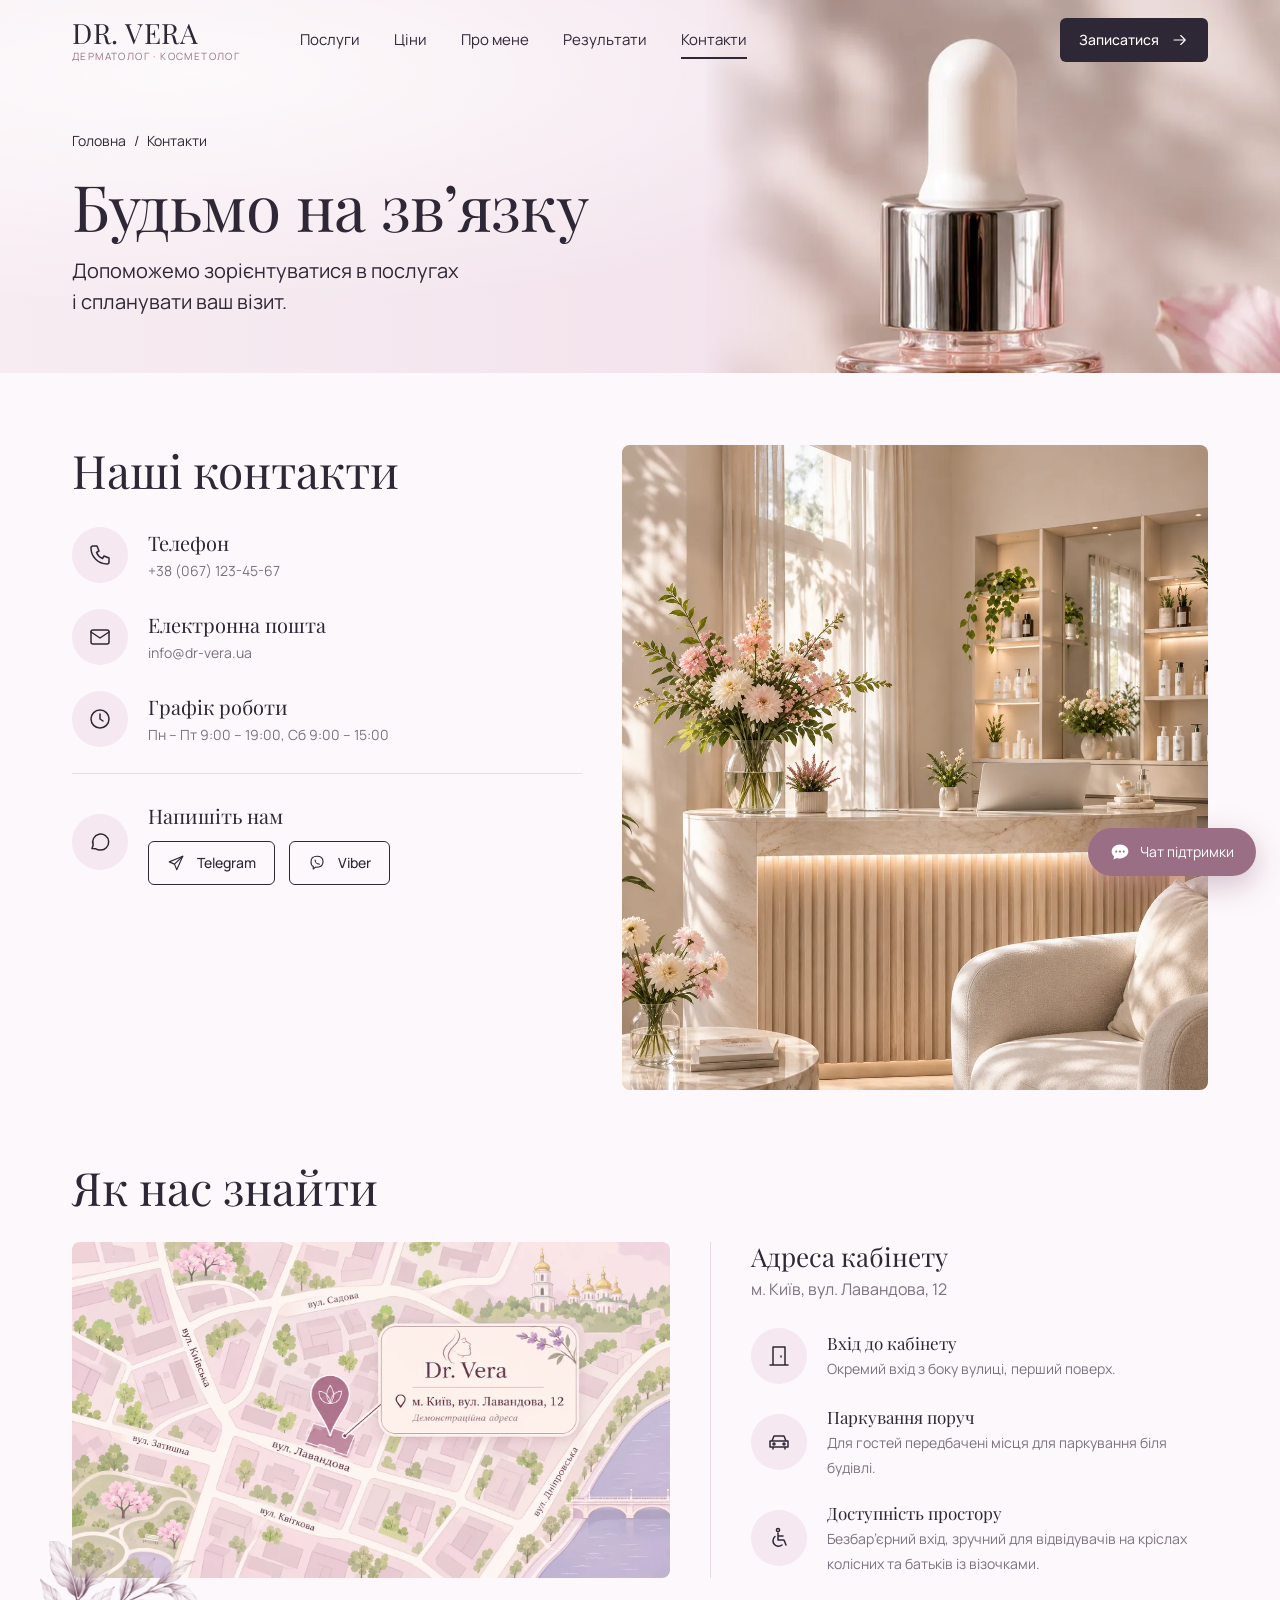
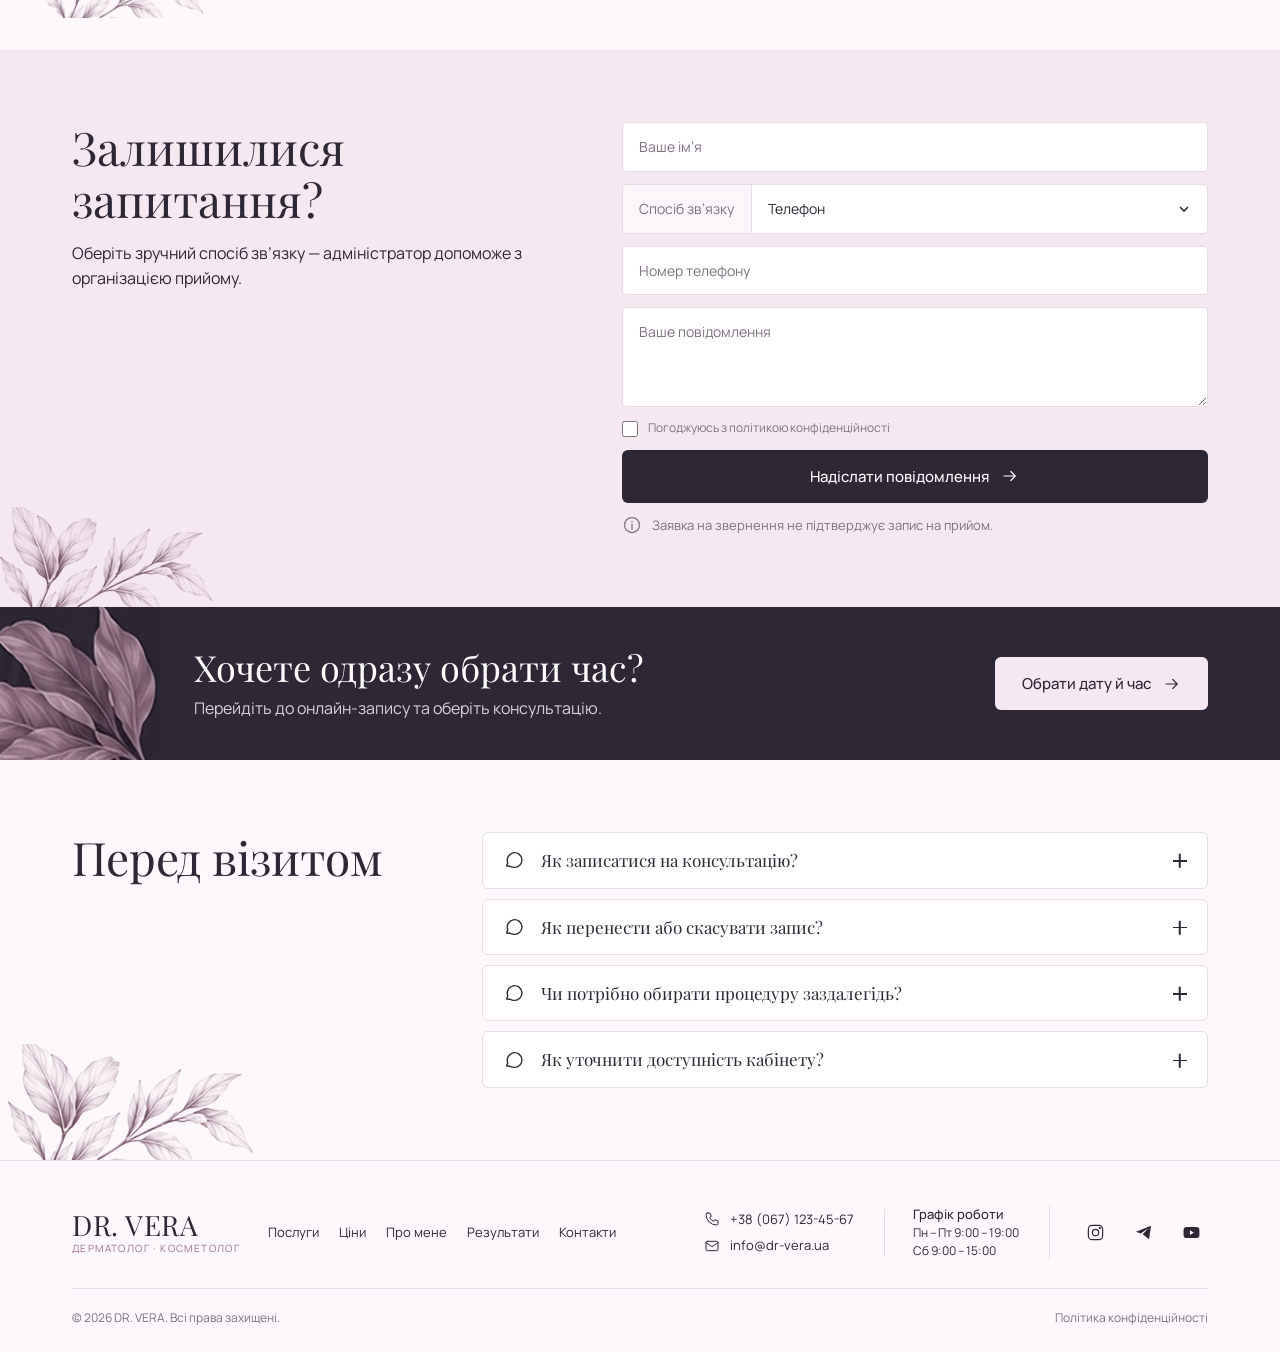
<file: contacts.html>
<!DOCTYPE html>
<html lang="uk" data-theme="light" style="color-scheme: only light;">
<head>
  <meta charset="UTF-8">
  <meta name="viewport" content="width=device-width, initial-scale=1.0">
  <!-- Сайт завжди у світлій темі: забороняємо браузеру автоматично затемнювати сторінку -->
  <meta name="color-scheme" content="only light">
  <meta name="supported-color-schemes" content="light">
  <meta name="theme-color" content="#fdf8fb">
  <title>Контакти — DR. VERA</title>
  <meta name="description" content="Контакти DR. VERA: телефон, email, графік роботи, форма зворотного зв’язку.">
  <link rel="preconnect" href="https://fonts.googleapis.com">
  <link rel="preconnect" href="https://fonts.gstatic.com" crossorigin>
  <link href="https://fonts.googleapis.com/css2?family=Manrope:wght@400;500;600&family=Marck+Script&family=Playfair+Display:wght@400;500&display=swap" rel="stylesheet">
  <link rel="icon" href="data:image/svg+xml,%3Csvg xmlns='http://www.w3.org/2000/svg' viewBox='0 0 32 32'%3E%3Crect width='32' height='32' rx='8' fill='%232e2736'/%3E%3Ctext x='16' y='22' font-family='Georgia' font-size='17' fill='%23f5e8f0' text-anchor='middle'%3EV%3C/text%3E%3C/svg%3E">
  <link rel="stylesheet" href="css/style.css">
  <!-- Підстраховка для картинок: якщо .webp немає, пробуємо .png/.jpg/.jpeg; якщо файлу немає зовсім — показуємо м'яку заглушку замість «зламаної» іконки -->
  <script>
  window.addEventListener("error", function (e) {
    var img = e.target;
    if (!img || img.tagName !== "IMG") return;
    var exts = ["webp", "png", "jpg", "jpeg"];
    var src = img.getAttribute("src") || "";
    var m = src.match(/\.(webp|png|jpe?g)$/i);
    var next = m ? Number(img.dataset.extTry || exts.indexOf(m[1].toLowerCase())) + 1 : exts.length;
    if (next < exts.length) {
      img.dataset.extTry = next;
      img.src = src.replace(/\.(webp|png|jpe?g)$/i, "." + exts[next]);
      return;
    }
    if (img.dataset.placeholder) return;
    img.dataset.placeholder = "1";
    if (img.getAttribute("alt") === "") { img.style.visibility = "hidden"; return; }
    img.src = "data:image/svg+xml," + encodeURIComponent('<svg xmlns="http://www.w3.org/2000/svg" viewBox="0 0 400 300"><rect width="400" height="300" fill="#f3e6ee"/><path d="M200 105c-22 22-32 45-32 63 0 18 14 32 32 32s32-14 32-32c0-18-10-41-32-63z" fill="#e2c9d7"/></svg>');
  }, true);
  </script>
</head>
<body>
<svg xmlns="http://www.w3.org/2000/svg" style="display:none">
  <symbol id="i-arrow" viewBox="0 0 24 24"><path d="M4 12h15M13 6l6 6-6 6"/></symbol>
  <symbol id="i-search" viewBox="0 0 24 24"><circle cx="11" cy="11" r="7"/><path d="M20 20l-4-4"/></symbol>
  <symbol id="i-leaf" viewBox="0 0 24 24"><path d="M5 19C5 10 10 4 20 4c0 10-6 15-15 15z"/><path d="M5 19L14 10"/></symbol>
  <symbol id="i-cap" viewBox="0 0 24 24"><path d="M2 9l10-5 10 5-10 5z"/><path d="M6 11v5c3 2.5 9 2.5 12 0v-5M22 9v6"/></symbol>
  <symbol id="i-heart" viewBox="0 0 24 24"><path d="M12 20s-8-4.8-8-11a4.5 4.5 0 018-2.8A4.5 4.5 0 0120 9c0 6.2-8 11-8 11z"/></symbol>
  <symbol id="i-chat" viewBox="0 0 24 24"><path d="M4 18.5l1.2-3.6A8 8 0 1112 20a8 8 0 01-4.2-1.2z"/></symbol>
  <symbol id="i-chat-fill" viewBox="0 0 24 24"><path d="M12 3C6.5 3 2 6.8 2 11.5c0 2.4 1.2 4.6 3.1 6.1L4 21l4.2-1.9c1.2.4 2.5.6 3.8.6 5.5 0 10-3.8 10-8.5S17.5 3 12 3zM7.5 12.8a1.3 1.3 0 110-2.6 1.3 1.3 0 010 2.6zm4.5 0a1.3 1.3 0 110-2.6 1.3 1.3 0 010 2.6zm4.5 0a1.3 1.3 0 110-2.6 1.3 1.3 0 010 2.6z"/></symbol>
  <symbol id="i-drop" viewBox="0 0 24 24"><path d="M12 3s6 6.7 6 11a6 6 0 01-12 0c0-4.3 6-11 6-11z"/></symbol>
  <symbol id="i-pulse" viewBox="0 0 24 24"><path d="M2 12h5l2-5 4 11 2.5-6H22"/></symbol>
  <symbol id="i-syringe" viewBox="0 0 24 24"><path d="M18 2l4 4M16 4l4 4M19 5l-9.5 9.5M14 6l4 4-8.5 8.5H5.5V14.5z"/><path d="M5.5 18.5L2 22M8 10l2 2M10.5 7.5l2 2"/></symbol>
  <symbol id="i-doc" viewBox="0 0 24 24"><path d="M14 3H6v18h12V7z"/><path d="M14 3v4h4M9 11h6M9 14h6M9 17h4"/></symbol>
  <symbol id="i-check" viewBox="0 0 24 24"><path d="M5 12.5l4.5 4.5L19 7.5"/></symbol>
  <symbol id="i-phone" viewBox="0 0 24 24"><path d="M5 3h4l2 5-2.5 1.5a11 11 0 006 6L16 13l5 2v4a2 2 0 01-2 2A16 16 0 013 5a2 2 0 012-2"/></symbol>
  <symbol id="i-mail" viewBox="0 0 24 24"><rect x="3" y="5" width="18" height="14" rx="2"/><path d="M3 7l9 6 9-6"/></symbol>
  <symbol id="i-clock" viewBox="0 0 24 24"><circle cx="12" cy="12" r="9"/><path d="M12 7v5l3 2"/></symbol>
  <symbol id="i-pin" viewBox="0 0 24 24"><path d="M12 21s-7-6.3-7-12a7 7 0 0114 0c0 5.7-7 12-7 12z"/><circle cx="12" cy="9" r="2.5"/></symbol>
  <symbol id="i-send" viewBox="0 0 24 24"><path d="M21 3L3 10.5l7 3 3 7.5z"/><path d="M21 3L10 13.5"/></symbol>
  <symbol id="i-insta" viewBox="0 0 24 24"><rect x="3" y="3" width="18" height="18" rx="5"/><circle cx="12" cy="12" r="4"/><circle cx="17.5" cy="6.5" r=".6" fill="currentColor"/></symbol>
  <symbol id="i-tg" viewBox="0 0 24 24"><path d="M21.5 3.5L2.5 11l6 2.2L18 6.5l-7 7.8 8 6.2z" fill="currentColor" stroke="none"/></symbol>
  <symbol id="i-yt" viewBox="0 0 24 24"><rect x="2" y="5" width="20" height="14" rx="4" fill="currentColor" stroke="none"/><path d="M10 9l5 3-5 3z" fill="#fdf8fb" stroke="none"/></symbol>
  <symbol id="i-shield" viewBox="0 0 24 24"><path d="M12 3l8 3v6c0 5-3.5 8-8 9-4.5-1-8-4-8-9V6z"/><path d="M8.5 12l2.5 2.5 4.5-5"/></symbol>
  <symbol id="i-book" viewBox="0 0 24 24"><path d="M12 6.5C10 5 7 4.5 3 5v13c4-.5 7 0 9 1.5 2-1.5 5-2 9-1.5V5c-4-.5-7 0-9 1.5zM12 6.5v13"/></symbol>
  <symbol id="i-bars" viewBox="0 0 24 24"><path d="M6 19v-5M10 19V10M14 19V7M18 19V4"/></symbol>
  <symbol id="i-coins" viewBox="0 0 24 24"><ellipse cx="10" cy="6" rx="6" ry="2.5"/><path d="M4 6v4c0 1.4 2.7 2.5 6 2.5s6-1.1 6-2.5V6M4 10v4c0 1.4 2.7 2.5 6 2.5M4 14v4c0 1.4 2.7 2.5 6 2.5"/><ellipse cx="16" cy="15" rx="5" ry="2"/><path d="M11 15v3.5c0 1.1 2.2 2 5 2s5-.9 5-2V15"/></symbol>
  <symbol id="i-jar" viewBox="0 0 24 24"><rect x="6" y="3" width="12" height="4" rx="1"/><path d="M7 7h10a2 2 0 012 2v10a2 2 0 01-2 2H7a2 2 0 01-2-2V9a2 2 0 012-2zM8 12h8v4H8z"/></symbol>
  <symbol id="i-user" viewBox="0 0 24 24"><circle cx="12" cy="8" r="4"/><path d="M4 21a8 8 0 0116 0"/></symbol>
  <symbol id="i-info" viewBox="0 0 24 24"><circle cx="12" cy="12" r="9"/><path d="M12 11v6M12 7.5v.5"/></symbol>
  <symbol id="i-door" viewBox="0 0 24 24"><path d="M6 21V3h12v18M3 21h18M14 12v1"/></symbol>
  <symbol id="i-car" viewBox="0 0 24 24"><path d="M5 11l2-5h10l2 5M3 11h18v6H3zM6 17v2M18 17v2"/><circle cx="7" cy="14" r="1"/><circle cx="17" cy="14" r="1"/></symbol>
  <symbol id="i-access" viewBox="0 0 24 24"><circle cx="11" cy="4" r="1.6"/><path d="M11 7v7h6l2 5M11 10h5M8 10.5A5.5 5.5 0 1015 19"/></symbol>
  <symbol id="i-lock" viewBox="0 0 24 24"><rect x="5" y="10" width="14" height="11" rx="2"/><path d="M8 10V7a4 4 0 018 0v3M12 14v3"/></symbol>
  <symbol id="i-lotus" viewBox="0 0 24 24"><path d="M12 19c-3-2-4-5-4-8 0-2 2-5 4-7 2 2 4 5 4 7 0 3-1 6-4 8z"/><path d="M12 19c-4 0-8-2-10-6 2-1 4-1 6 0M12 19c4 0 8-2 10-6-2-1-4-1-6 0"/></symbol>
  <symbol id="i-face" viewBox="0 0 24 24"><path d="M6 10a6 6 0 0112 0v3a6 6 0 01-12 0z"/><path d="M10 15c1 .8 3 .8 4 0M9 11h.01M15 11h.01"/></symbol>
  <symbol id="i-plan" viewBox="0 0 24 24"><rect x="4" y="4" width="16" height="16" rx="2"/><path d="M8 12l3 3 5-6"/></symbol>
  <symbol id="i-calendar" viewBox="0 0 24 24"><rect x="3" y="5" width="18" height="16" rx="2"/><path d="M3 10h18M8 3v4M16 3v4"/></symbol>
  <symbol id="i-left" viewBox="0 0 24 24"><path d="M15 6l-6 6 6 6"/></symbol>
  <symbol id="i-right" viewBox="0 0 24 24"><path d="M9 6l6 6-6 6"/></symbol>
  <symbol id="i-viber" viewBox="0 0 24 24"><path d="M12 3c-5 0-8 2-8 7.5 0 3 1 5 3 6V20l3-2.5c.6.1 1.3.1 2 .1 5 0 8-2 8-7.6S17 3 12 3z"/><path d="M9.5 8c0 3 2.5 5.5 5.5 5.5"/></symbol>
</svg>
<header class="header">
  <div class="container header__inner">
    <a href="index.html" class="logo" aria-label="DR. VERA — на головну">
      <span class="logo__name">DR. VERA</span><span class="logo__sub">дерматолог · косметолог</span>
    </a>
    <nav class="nav" aria-label="Головне меню"><a href="services.html">Послуги</a><a href="prices.html">Ціни</a><a href="about.html">Про мене</a><a href="results.html">Результати</a><a href="contacts.html" class="active">Контакти</a></nav>
    <a href="#" class="btn btn--dark btn--sm header__cta" data-book>Записатися <svg class="i"><use href="#i-arrow"></use></svg></a>
    <button class="burger" aria-label="Відкрити меню"><span></span><span></span><span></span></button>
  </div>
</header>
<main>

<section class="hero hero--short">
  <img class="hero__img" src="Images/hero-bottle.webp" alt="Косметичний засіб з квітами">
  <div class="container">
    <nav class="breadcrumbs"><a href="index.html">Головна</a>/<span>Контакти</span></nav>
    <h1 class="h1">Будьмо на зв’язку</h1>
    <p class="lead">Допоможемо зорієнтуватися в послугах<br>і спланувати ваш візит.</p>
  </div>
</section>

<section class="section">
  <div class="container contacts">
    <div class="reveal">
      <h2 class="h2">Наші контакти</h2>
      <div class="contact-list">
        <a href="tel:+380671234567" class="contact-item"><span class="icon-circle"><svg class="i"><use href="#i-phone"></use></svg></span><div><b>Телефон</b><small>+38 (067) 123-45-67</small></div></a>
        <a href="mailto:info@dr-vera.ua" class="contact-item"><span class="icon-circle"><svg class="i"><use href="#i-mail"></use></svg></span><div><b>Електронна пошта</b><small>info@dr-vera.ua</small></div></a>
        <div class="contact-item"><span class="icon-circle"><svg class="i"><use href="#i-clock"></use></svg></span><div><b>Графік роботи</b><small>Пн – Пт 9:00 – 19:00, Сб 9:00 – 15:00</small></div></div>
        <span class="contact-sep"></span>
        <div class="contact-item"><span class="icon-circle"><svg class="i"><use href="#i-chat"></use></svg></span><div><b>Напишіть нам</b>
          <div class="msgers"><a href="#" class="btn btn--outline btn--sm" data-toast="Посилання на Telegram буде додано"><svg class="i"><use href="#i-send"></use></svg> Telegram</a><a href="#" class="btn btn--outline btn--sm" data-toast="Посилання на Viber буде додано"><svg class="i"><use href="#i-viber"></use></svg> Viber</a></div></div></div>
      </div>
    </div>
    <div class="contacts__img reveal"><img src="Images/reception.webp" alt="Візуалізація простору клініки" loading="lazy"></div>
  </div>
</section>

<section class="section" style="padding-top:0">
  <div class="container">
    <h2 class="h2" style="margin-bottom:28px">Як нас знайти</h2>
    <div class="find">
      <div class="map">
  <img src="Images/Kyiv.webp" alt="Демонстраційна карта розташування Dr. Vera">
</div>
      <div class="address reveal">
        <h3>Адреса кабінету</h3>
        <p>м. Київ, вул. Лавандова, 12</p>
        <div class="address-list">
          <div class="contact-item"><span class="icon-circle"><svg class="i"><use href="#i-door"></use></svg></span><div><b style="font-size:17px">Вхід до кабінету</b><small>Окремий вхід з боку вулиці, перший поверх.</small></div></div>
          <div class="contact-item"><span class="icon-circle"><svg class="i"><use href="#i-car"></use></svg></span><div><b style="font-size:17px">Паркування поруч</b><small>Для гостей передбачені місця для паркування біля будівлі.</small></div></div>
          <div class="contact-item"><span class="icon-circle"><svg class="i"><use href="#i-access"></use></svg></span><div><b style="font-size:17px">Доступність простору</b><small>Безбар’єрний вхід, зручний для відвідувачів на кріслах колісних та батьків із візочками.</small></div></div>
        </div>
      </div>
      <img class="deco-leaf" src="Images/leaves.webp" alt="">
    </div>
  </div>
</section>

<section class="section section--pink" style="overflow:hidden">
  <img class="deco-leaf deco-leaf--bl" src="Images/leaves.webp" alt="">
  <div class="container contacts" style="position:relative;z-index:2">
    <div>
      <h2 class="h2">Залишилися<br>запитання?</h2>
      <p class="lead" style="margin-top:16px;font-size:16px">Оберіть зручний спосіб зв’язку — адміністратор допоможе з організацією прийому.</p>
    </div>
    <form class="form" data-form="Повідомлення надіслано! Адміністратор зв’яжеться з вами">
      <input class="input" placeholder="Ваше ім’я" required>
      <div class="form-row">
        <span class="input">Спосіб зв’язку</span>
        <select class="input select" data-method aria-label="Спосіб зв’язку"><option>Телефон</option><option>Email</option><option>Telegram</option><option>Viber</option></select>
      </div>
      <input class="input" data-method-target placeholder="Номер телефону" required>
      <textarea class="input" placeholder="Ваше повідомлення"></textarea>
      <label class="check"><input type="checkbox" required> Погоджуюсь з політикою конфіденційності</label>
      <button class="btn btn--dark" type="submit">Надіслати повідомлення <svg class="i"><use href="#i-arrow"></use></svg></button>
      <p class="form-note"><svg class="i"><use href="#i-info"></use></svg> Заявка на звернення не підтверджує запис на прийом.</p>
    </form>
  </div>
</section>

<section class="banner">
  <img class="deco-dark" src="Images/leaf-dark.webp" alt="">
  <div class="container" style="padding-left:max(32px, 12%)">
    <div><h2>Хочете одразу обрати час?</h2><p>Перейдіть до онлайн-запису та оберіть консультацію.</p></div>
    <a href="#" class="btn btn--light" data-book>Обрати дату й час <svg class="i"><use href="#i-arrow"></use></svg></a>
  </div>
</section>

<section class="section">
  <div class="container faq-layout">
    <h2 class="h2">Перед візитом</h2>
    <div class="faq"><div class="faq__item">
  <button class="faq__q" type="button"><svg class="i"><use href="#i-chat"></use></svg><span>Як записатися на консультацію?</span><i class="faq__plus"></i></button>
  <div class="faq__a"><p>Натисніть «Записатися» у верхній частині сайту, оберіть дату й час або залиште заявку у формі.</p></div></div><div class="faq__item">
  <button class="faq__q" type="button"><svg class="i"><use href="#i-chat"></use></svg><span>Як перенести або скасувати запис?</span><i class="faq__plus"></i></button>
  <div class="faq__a"><p>Повідомте адміністратора по телефону або в чаті не пізніше ніж за 24 години.</p></div></div><div class="faq__item">
  <button class="faq__q" type="button"><svg class="i"><use href="#i-chat"></use></svg><span>Чи потрібно обирати процедуру заздалегідь?</span><i class="faq__plus"></i></button>
  <div class="faq__a"><p>Ні. Почніть з консультації — лікар допоможе визначитися.</p></div></div><div class="faq__item">
  <button class="faq__q" type="button"><svg class="i"><use href="#i-chat"></use></svg><span>Як уточнити доступність кабінету?</span><i class="faq__plus"></i></button>
  <div class="faq__a"><p>Напишіть нам у чат — адміністратор розповість про вхід, паркування та доступність.</p></div></div></div>
    <img class="deco-leaf" src="Images/leaves.webp" alt="">
  </div>
</section>

</main>
<footer class="footer">
  <div class="container">
    <div class="footer__top">
      <a href="index.html" class="logo"><span class="logo__name">DR. VERA</span><span class="logo__sub">дерматолог · косметолог</span></a>
      <nav class="footer__nav"><a href="services.html">Послуги</a><a href="prices.html">Ціни</a><a href="about.html">Про мене</a><a href="results.html">Результати</a><a href="contacts.html">Контакти</a></nav>
      <div class="footer__contacts">
        <a href="tel:+380671234567"><svg class="i"><use href="#i-phone"></use></svg> +38 (067) 123-45-67</a>
        <a href="mailto:info@dr-vera.ua"><svg class="i"><use href="#i-mail"></use></svg> info@dr-vera.ua</a>
      </div>
      <div class="footer__hours"><b>Графік роботи</b><br>Пн – Пт 9:00 – 19:00<br>Сб 9:00 – 15:00</div>
      <div class="socials">
        <a href="#" aria-label="Instagram"><svg class="i"><use href="#i-insta"></use></svg></a>
        <a href="#" aria-label="Telegram"><svg class="i"><use href="#i-tg"></use></svg></a>
        <a href="#" aria-label="YouTube"><svg class="i"><use href="#i-yt"></use></svg></a>
      </div>
    </div>
    <div class="footer__bottom">
      <span>© 2026 DR. VERA. Всі права захищені.</span>
      <nav><a href="#">Політика конфіденційності</a></nav>
    </div>
  </div>
</footer>
<script src="js/main.js"></script>
</body>
</html>
</file>
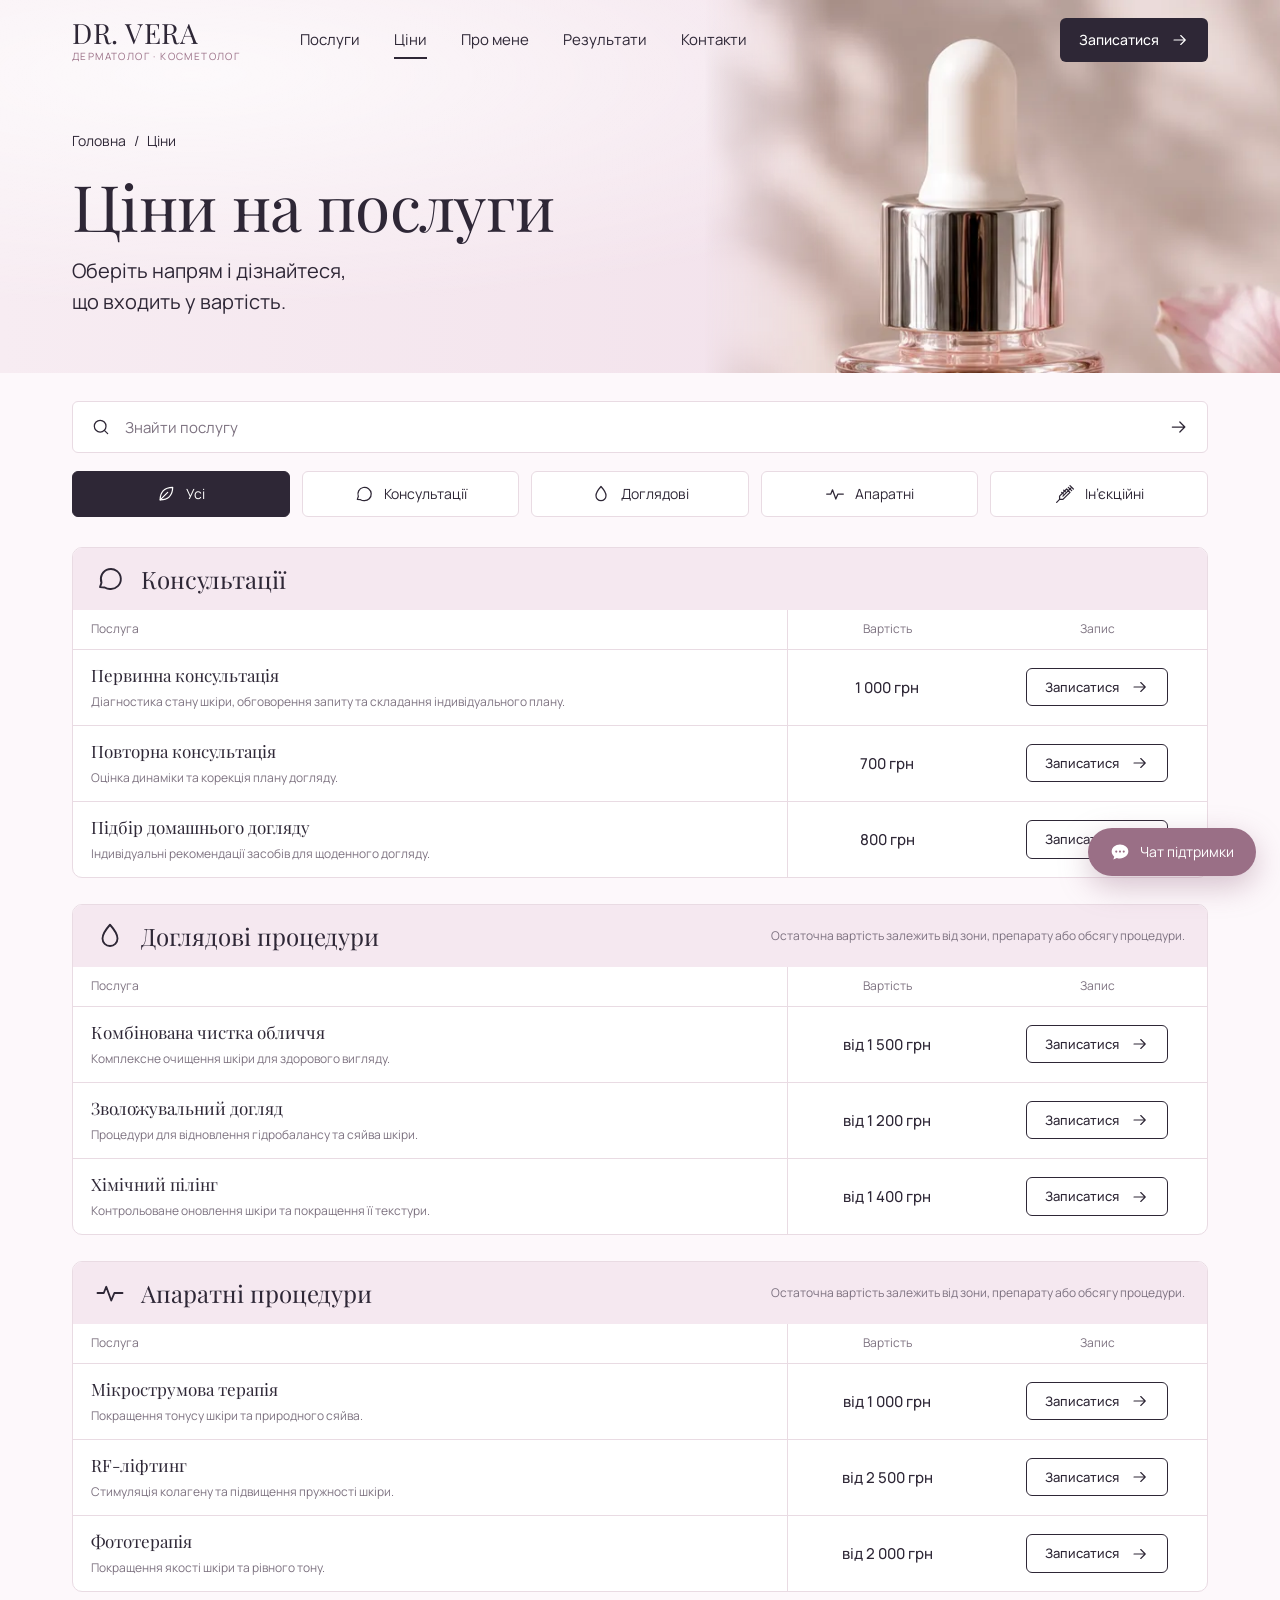
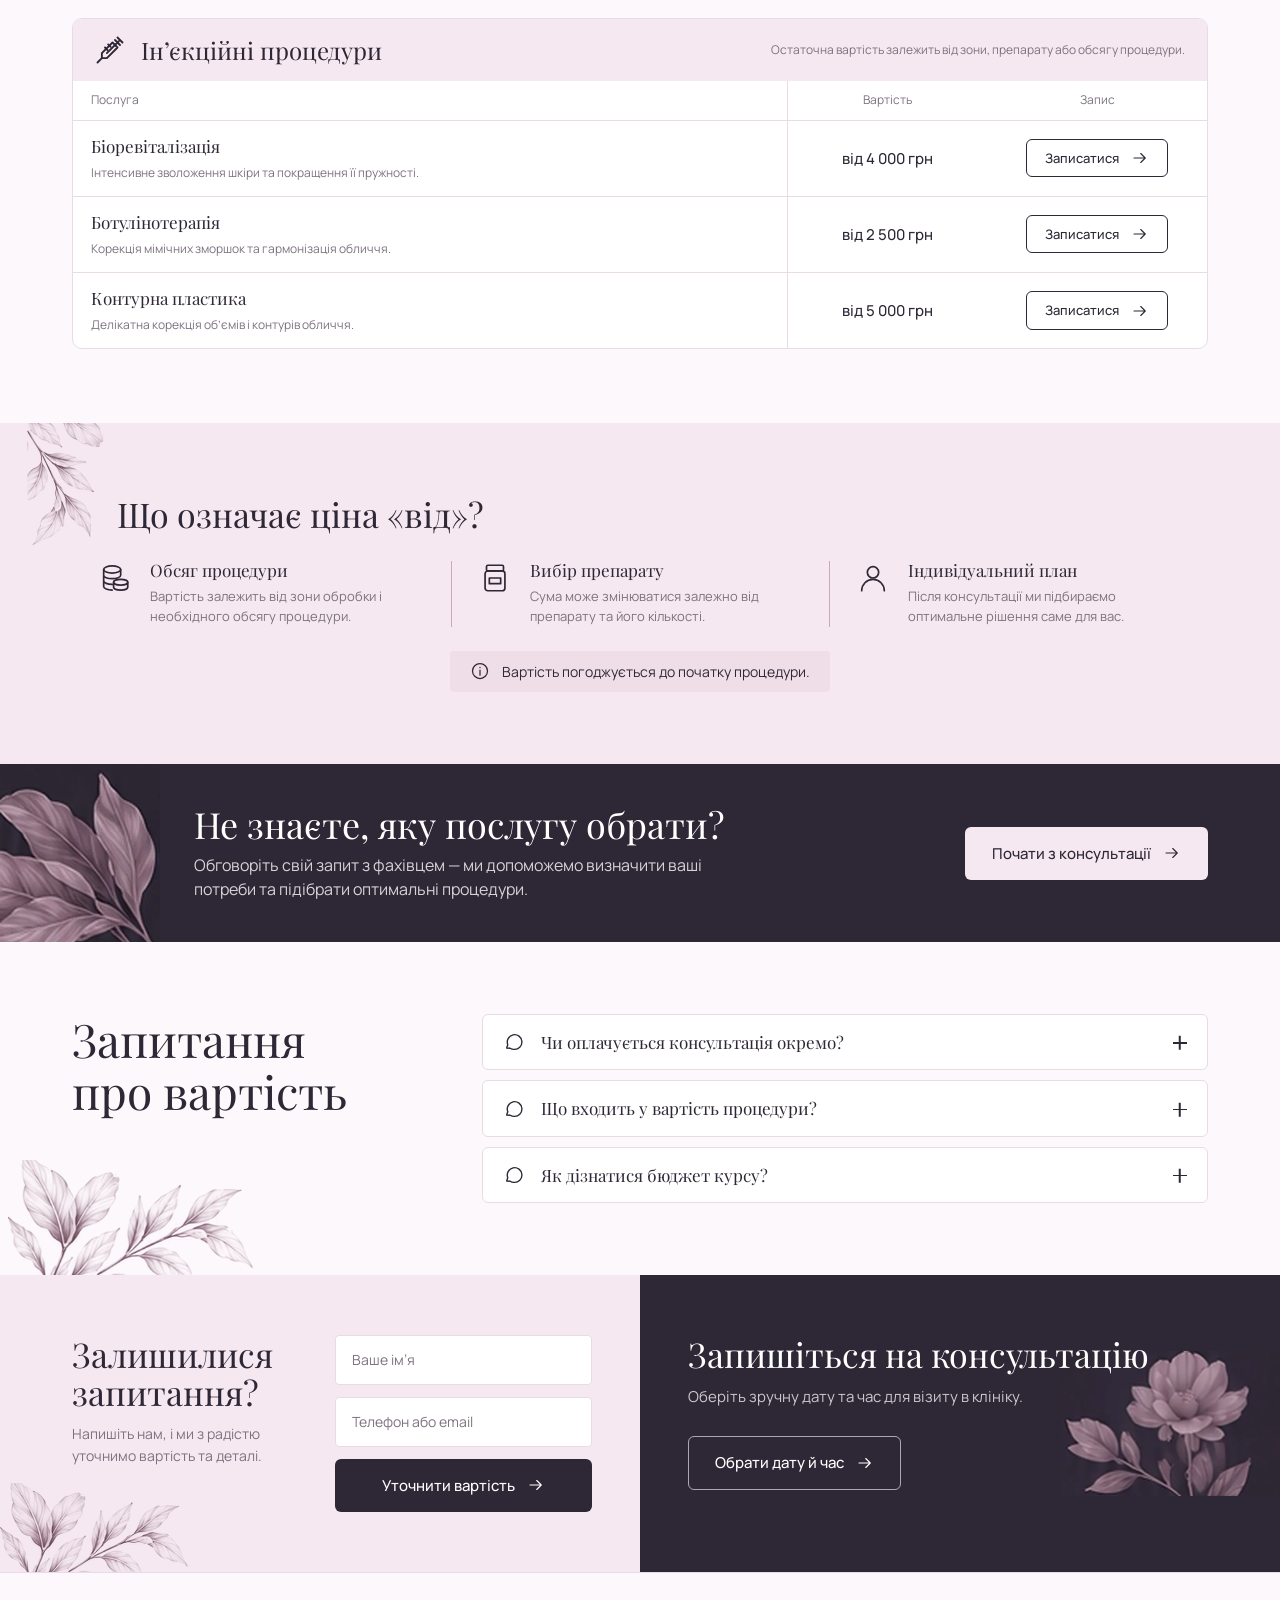
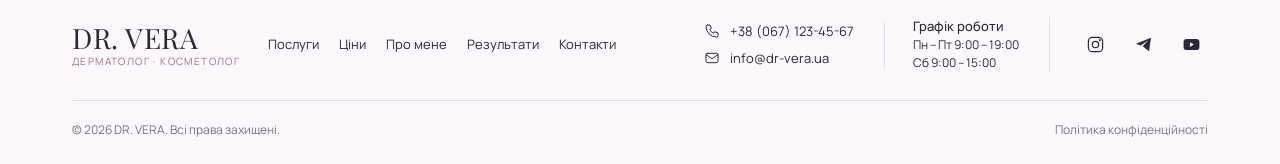
<file: prices.html>
<!DOCTYPE html>
<html lang="uk" data-theme="light" style="color-scheme: only light;">
<head>
  <meta charset="UTF-8">
  <meta name="viewport" content="width=device-width, initial-scale=1.0">
  <!-- Сайт завжди у світлій темі: забороняємо браузеру автоматично затемнювати сторінку -->
  <meta name="color-scheme" content="only light">
  <meta name="supported-color-schemes" content="light">
  <meta name="theme-color" content="#fdf8fb">
  <title>Ціни — DR. VERA</title>
  <meta name="description" content="Прайс на послуги DR. VERA: консультації, доглядові, апаратні та ін’єкційні процедури.">
  <link rel="preconnect" href="https://fonts.googleapis.com">
  <link rel="preconnect" href="https://fonts.gstatic.com" crossorigin>
  <link href="https://fonts.googleapis.com/css2?family=Manrope:wght@400;500;600&family=Marck+Script&family=Playfair+Display:wght@400;500&display=swap" rel="stylesheet">
  <link rel="icon" href="data:image/svg+xml,%3Csvg xmlns='http://www.w3.org/2000/svg' viewBox='0 0 32 32'%3E%3Crect width='32' height='32' rx='8' fill='%232e2736'/%3E%3Ctext x='16' y='22' font-family='Georgia' font-size='17' fill='%23f5e8f0' text-anchor='middle'%3EV%3C/text%3E%3C/svg%3E">
  <link rel="stylesheet" href="css/style.css">
  <!-- Підстраховка для картинок: якщо .webp немає, пробуємо .png/.jpg/.jpeg; якщо файлу немає зовсім — показуємо м'яку заглушку замість «зламаної» іконки -->
  <script>
  window.addEventListener("error", function (e) {
    var img = e.target;
    if (!img || img.tagName !== "IMG") return;
    var exts = ["webp", "png", "jpg", "jpeg"];
    var src = img.getAttribute("src") || "";
    var m = src.match(/\.(webp|png|jpe?g)$/i);
    var next = m ? Number(img.dataset.extTry || exts.indexOf(m[1].toLowerCase())) + 1 : exts.length;
    if (next < exts.length) {
      img.dataset.extTry = next;
      img.src = src.replace(/\.(webp|png|jpe?g)$/i, "." + exts[next]);
      return;
    }
    if (img.dataset.placeholder) return;
    img.dataset.placeholder = "1";
    if (img.getAttribute("alt") === "") { img.style.visibility = "hidden"; return; }
    img.src = "data:image/svg+xml," + encodeURIComponent('<svg xmlns="http://www.w3.org/2000/svg" viewBox="0 0 400 300"><rect width="400" height="300" fill="#f3e6ee"/><path d="M200 105c-22 22-32 45-32 63 0 18 14 32 32 32s32-14 32-32c0-18-10-41-32-63z" fill="#e2c9d7"/></svg>');
  }, true);
  </script>
</head>
<body>
<svg xmlns="http://www.w3.org/2000/svg" style="display:none">
  <symbol id="i-arrow" viewBox="0 0 24 24"><path d="M4 12h15M13 6l6 6-6 6"/></symbol>
  <symbol id="i-search" viewBox="0 0 24 24"><circle cx="11" cy="11" r="7"/><path d="M20 20l-4-4"/></symbol>
  <symbol id="i-leaf" viewBox="0 0 24 24"><path d="M5 19C5 10 10 4 20 4c0 10-6 15-15 15z"/><path d="M5 19L14 10"/></symbol>
  <symbol id="i-cap" viewBox="0 0 24 24"><path d="M2 9l10-5 10 5-10 5z"/><path d="M6 11v5c3 2.5 9 2.5 12 0v-5M22 9v6"/></symbol>
  <symbol id="i-heart" viewBox="0 0 24 24"><path d="M12 20s-8-4.8-8-11a4.5 4.5 0 018-2.8A4.5 4.5 0 0120 9c0 6.2-8 11-8 11z"/></symbol>
  <symbol id="i-chat" viewBox="0 0 24 24"><path d="M4 18.5l1.2-3.6A8 8 0 1112 20a8 8 0 01-4.2-1.2z"/></symbol>
  <symbol id="i-chat-fill" viewBox="0 0 24 24"><path d="M12 3C6.5 3 2 6.8 2 11.5c0 2.4 1.2 4.6 3.1 6.1L4 21l4.2-1.9c1.2.4 2.5.6 3.8.6 5.5 0 10-3.8 10-8.5S17.5 3 12 3zM7.5 12.8a1.3 1.3 0 110-2.6 1.3 1.3 0 010 2.6zm4.5 0a1.3 1.3 0 110-2.6 1.3 1.3 0 010 2.6zm4.5 0a1.3 1.3 0 110-2.6 1.3 1.3 0 010 2.6z"/></symbol>
  <symbol id="i-drop" viewBox="0 0 24 24"><path d="M12 3s6 6.7 6 11a6 6 0 01-12 0c0-4.3 6-11 6-11z"/></symbol>
  <symbol id="i-pulse" viewBox="0 0 24 24"><path d="M2 12h5l2-5 4 11 2.5-6H22"/></symbol>
  <symbol id="i-syringe" viewBox="0 0 24 24"><path d="M18 2l4 4M16 4l4 4M19 5l-9.5 9.5M14 6l4 4-8.5 8.5H5.5V14.5z"/><path d="M5.5 18.5L2 22M8 10l2 2M10.5 7.5l2 2"/></symbol>
  <symbol id="i-doc" viewBox="0 0 24 24"><path d="M14 3H6v18h12V7z"/><path d="M14 3v4h4M9 11h6M9 14h6M9 17h4"/></symbol>
  <symbol id="i-check" viewBox="0 0 24 24"><path d="M5 12.5l4.5 4.5L19 7.5"/></symbol>
  <symbol id="i-phone" viewBox="0 0 24 24"><path d="M5 3h4l2 5-2.5 1.5a11 11 0 006 6L16 13l5 2v4a2 2 0 01-2 2A16 16 0 013 5a2 2 0 012-2"/></symbol>
  <symbol id="i-mail" viewBox="0 0 24 24"><rect x="3" y="5" width="18" height="14" rx="2"/><path d="M3 7l9 6 9-6"/></symbol>
  <symbol id="i-clock" viewBox="0 0 24 24"><circle cx="12" cy="12" r="9"/><path d="M12 7v5l3 2"/></symbol>
  <symbol id="i-pin" viewBox="0 0 24 24"><path d="M12 21s-7-6.3-7-12a7 7 0 0114 0c0 5.7-7 12-7 12z"/><circle cx="12" cy="9" r="2.5"/></symbol>
  <symbol id="i-send" viewBox="0 0 24 24"><path d="M21 3L3 10.5l7 3 3 7.5z"/><path d="M21 3L10 13.5"/></symbol>
  <symbol id="i-insta" viewBox="0 0 24 24"><rect x="3" y="3" width="18" height="18" rx="5"/><circle cx="12" cy="12" r="4"/><circle cx="17.5" cy="6.5" r=".6" fill="currentColor"/></symbol>
  <symbol id="i-tg" viewBox="0 0 24 24"><path d="M21.5 3.5L2.5 11l6 2.2L18 6.5l-7 7.8 8 6.2z" fill="currentColor" stroke="none"/></symbol>
  <symbol id="i-yt" viewBox="0 0 24 24"><rect x="2" y="5" width="20" height="14" rx="4" fill="currentColor" stroke="none"/><path d="M10 9l5 3-5 3z" fill="#fdf8fb" stroke="none"/></symbol>
  <symbol id="i-shield" viewBox="0 0 24 24"><path d="M12 3l8 3v6c0 5-3.5 8-8 9-4.5-1-8-4-8-9V6z"/><path d="M8.5 12l2.5 2.5 4.5-5"/></symbol>
  <symbol id="i-book" viewBox="0 0 24 24"><path d="M12 6.5C10 5 7 4.5 3 5v13c4-.5 7 0 9 1.5 2-1.5 5-2 9-1.5V5c-4-.5-7 0-9 1.5zM12 6.5v13"/></symbol>
  <symbol id="i-bars" viewBox="0 0 24 24"><path d="M6 19v-5M10 19V10M14 19V7M18 19V4"/></symbol>
  <symbol id="i-coins" viewBox="0 0 24 24"><ellipse cx="10" cy="6" rx="6" ry="2.5"/><path d="M4 6v4c0 1.4 2.7 2.5 6 2.5s6-1.1 6-2.5V6M4 10v4c0 1.4 2.7 2.5 6 2.5M4 14v4c0 1.4 2.7 2.5 6 2.5"/><ellipse cx="16" cy="15" rx="5" ry="2"/><path d="M11 15v3.5c0 1.1 2.2 2 5 2s5-.9 5-2V15"/></symbol>
  <symbol id="i-jar" viewBox="0 0 24 24"><rect x="6" y="3" width="12" height="4" rx="1"/><path d="M7 7h10a2 2 0 012 2v10a2 2 0 01-2 2H7a2 2 0 01-2-2V9a2 2 0 012-2zM8 12h8v4H8z"/></symbol>
  <symbol id="i-user" viewBox="0 0 24 24"><circle cx="12" cy="8" r="4"/><path d="M4 21a8 8 0 0116 0"/></symbol>
  <symbol id="i-info" viewBox="0 0 24 24"><circle cx="12" cy="12" r="9"/><path d="M12 11v6M12 7.5v.5"/></symbol>
  <symbol id="i-door" viewBox="0 0 24 24"><path d="M6 21V3h12v18M3 21h18M14 12v1"/></symbol>
  <symbol id="i-car" viewBox="0 0 24 24"><path d="M5 11l2-5h10l2 5M3 11h18v6H3zM6 17v2M18 17v2"/><circle cx="7" cy="14" r="1"/><circle cx="17" cy="14" r="1"/></symbol>
  <symbol id="i-access" viewBox="0 0 24 24"><circle cx="11" cy="4" r="1.6"/><path d="M11 7v7h6l2 5M11 10h5M8 10.5A5.5 5.5 0 1015 19"/></symbol>
  <symbol id="i-lock" viewBox="0 0 24 24"><rect x="5" y="10" width="14" height="11" rx="2"/><path d="M8 10V7a4 4 0 018 0v3M12 14v3"/></symbol>
  <symbol id="i-lotus" viewBox="0 0 24 24"><path d="M12 19c-3-2-4-5-4-8 0-2 2-5 4-7 2 2 4 5 4 7 0 3-1 6-4 8z"/><path d="M12 19c-4 0-8-2-10-6 2-1 4-1 6 0M12 19c4 0 8-2 10-6-2-1-4-1-6 0"/></symbol>
  <symbol id="i-face" viewBox="0 0 24 24"><path d="M6 10a6 6 0 0112 0v3a6 6 0 01-12 0z"/><path d="M10 15c1 .8 3 .8 4 0M9 11h.01M15 11h.01"/></symbol>
  <symbol id="i-plan" viewBox="0 0 24 24"><rect x="4" y="4" width="16" height="16" rx="2"/><path d="M8 12l3 3 5-6"/></symbol>
  <symbol id="i-calendar" viewBox="0 0 24 24"><rect x="3" y="5" width="18" height="16" rx="2"/><path d="M3 10h18M8 3v4M16 3v4"/></symbol>
  <symbol id="i-left" viewBox="0 0 24 24"><path d="M15 6l-6 6 6 6"/></symbol>
  <symbol id="i-right" viewBox="0 0 24 24"><path d="M9 6l6 6-6 6"/></symbol>
  <symbol id="i-viber" viewBox="0 0 24 24"><path d="M12 3c-5 0-8 2-8 7.5 0 3 1 5 3 6V20l3-2.5c.6.1 1.3.1 2 .1 5 0 8-2 8-7.6S17 3 12 3z"/><path d="M9.5 8c0 3 2.5 5.5 5.5 5.5"/></symbol>
</svg>
<header class="header">
  <div class="container header__inner">
    <a href="index.html" class="logo" aria-label="DR. VERA — на головну">
      <span class="logo__name">DR. VERA</span><span class="logo__sub">дерматолог · косметолог</span>
    </a>
    <nav class="nav" aria-label="Головне меню"><a href="services.html">Послуги</a><a href="prices.html" class="active">Ціни</a><a href="about.html">Про мене</a><a href="results.html">Результати</a><a href="contacts.html">Контакти</a></nav>
    <a href="#" class="btn btn--dark btn--sm header__cta" data-book>Записатися <svg class="i"><use href="#i-arrow"></use></svg></a>
    <button class="burger" aria-label="Відкрити меню"><span></span><span></span><span></span></button>
  </div>
</header>
<main>

<section class="hero hero--short">
  <img class="hero__img" src="Images/hero-bottle.webp" alt="Косметичний засіб">
  <div class="container">
    <nav class="breadcrumbs"><a href="index.html">Головна</a>/<span>Ціни</span></nav>
    <h1 class="h1">Ціни на послуги</h1>
    <p class="lead">Оберіть напрям і дізнайтеся,<br>що входить у вартість.</p>
  </div>
</section>

<section class="section section--tight" style="padding-top:28px">
  <div class="container">
    <form class="search" role="search"><svg class="i"><use href="#i-search"></use></svg><input data-search placeholder="Знайти послугу" aria-label="Знайти послугу"><button type="submit" aria-label="Шукати"><svg class="i"><use href="#i-arrow"></use></svg></button></form>
    <div class="filters" style="margin-bottom:30px">
      <button class="filter active" data-filter="all"><svg class="i"><use href="#i-leaf"></use></svg> Усі</button>
      <button class="filter" data-filter="consult"><svg class="i"><use href="#i-chat"></use></svg> Консультації</button>
      <button class="filter" data-filter="care"><svg class="i"><use href="#i-drop"></use></svg> Доглядові</button>
      <button class="filter" data-filter="hardware"><svg class="i"><use href="#i-pulse"></use></svg> Апаратні</button>
      <button class="filter" data-filter="inject"><svg class="i"><use href="#i-syringe"></use></svg> Ін’єкційні</button>
    </div>
    <div data-filter-scope><div class="price-group reveal" data-cat="consult">
  <div class="price-group__head"><svg class="i"><use href="#i-chat"></use></svg><h3>Консультації</h3></div>
  <table class="price-table"><thead><tr><th>Послуга</th><th>Вартість</th><th>Запис</th></tr></thead><tbody><tr><td><b>Первинна консультація</b><small>Діагностика стану шкіри, обговорення запиту та складання індивідуального плану.</small></td><td class="price">1 000 грн</td><td><a href="#" class="btn btn--outline" data-book="Первинна консультація">Записатися <svg class="i"><use href="#i-arrow"></use></svg></a></td></tr><tr><td><b>Повторна консультація</b><small>Оцінка динаміки та корекція плану догляду.</small></td><td class="price">700 грн</td><td><a href="#" class="btn btn--outline" data-book="Повторна консультація">Записатися <svg class="i"><use href="#i-arrow"></use></svg></a></td></tr><tr><td><b>Підбір домашнього догляду</b><small>Індивідуальні рекомендації засобів для щоденного догляду.</small></td><td class="price">800 грн</td><td><a href="#" class="btn btn--outline" data-book="Підбір домашнього догляду">Записатися <svg class="i"><use href="#i-arrow"></use></svg></a></td></tr></tbody></table></div><div class="price-group reveal" data-cat="care">
  <div class="price-group__head"><svg class="i"><use href="#i-drop"></use></svg><h3>Доглядові процедури</h3><small>Остаточна вартість залежить від зони, препарату або обсягу процедури.</small></div>
  <table class="price-table"><thead><tr><th>Послуга</th><th>Вартість</th><th>Запис</th></tr></thead><tbody><tr><td><b>Комбінована чистка обличчя</b><small>Комплексне очищення шкіри для здорового вигляду.</small></td><td class="price">від 1 500 грн</td><td><a href="#" class="btn btn--outline" data-book="Комбінована чистка обличчя">Записатися <svg class="i"><use href="#i-arrow"></use></svg></a></td></tr><tr><td><b>Зволожувальний догляд</b><small>Процедури для відновлення гідробалансу та сяйва шкіри.</small></td><td class="price">від 1 200 грн</td><td><a href="#" class="btn btn--outline" data-book="Зволожувальний догляд">Записатися <svg class="i"><use href="#i-arrow"></use></svg></a></td></tr><tr><td><b>Хімічний пілінг</b><small>Контрольоване оновлення шкіри та покращення її текстури.</small></td><td class="price">від 1 400 грн</td><td><a href="#" class="btn btn--outline" data-book="Хімічний пілінг">Записатися <svg class="i"><use href="#i-arrow"></use></svg></a></td></tr></tbody></table></div><div class="price-group reveal" data-cat="hardware">
  <div class="price-group__head"><svg class="i"><use href="#i-pulse"></use></svg><h3>Апаратні процедури</h3><small>Остаточна вартість залежить від зони, препарату або обсягу процедури.</small></div>
  <table class="price-table"><thead><tr><th>Послуга</th><th>Вартість</th><th>Запис</th></tr></thead><tbody><tr><td><b>Мікрострумова терапія</b><small>Покращення тонусу шкіри та природного сяйва.</small></td><td class="price">від 1 000 грн</td><td><a href="#" class="btn btn--outline" data-book="Апаратні процедури">Записатися <svg class="i"><use href="#i-arrow"></use></svg></a></td></tr><tr><td><b>RF-ліфтинг</b><small>Стимуляція колагену та підвищення пружності шкіри.</small></td><td class="price">від 2 500 грн</td><td><a href="#" class="btn btn--outline" data-book="Апаратні процедури">Записатися <svg class="i"><use href="#i-arrow"></use></svg></a></td></tr><tr><td><b>Фототерапія</b><small>Покращення якості шкіри та рівного тону.</small></td><td class="price">від 2 000 грн</td><td><a href="#" class="btn btn--outline" data-book="Апаратні процедури">Записатися <svg class="i"><use href="#i-arrow"></use></svg></a></td></tr></tbody></table></div><div class="price-group reveal" data-cat="inject">
  <div class="price-group__head"><svg class="i"><use href="#i-syringe"></use></svg><h3>Ін’єкційні процедури</h3><small>Остаточна вартість залежить від зони, препарату або обсягу процедури.</small></div>
  <table class="price-table"><thead><tr><th>Послуга</th><th>Вартість</th><th>Запис</th></tr></thead><tbody><tr><td><b>Біоревіталізація</b><small>Інтенсивне зволоження шкіри та покращення її пружності.</small></td><td class="price">від 4 000 грн</td><td><a href="#" class="btn btn--outline" data-book="Біоревіталізація">Записатися <svg class="i"><use href="#i-arrow"></use></svg></a></td></tr><tr><td><b>Ботулінотерапія</b><small>Корекція мімічних зморшок та гармонізація обличчя.</small></td><td class="price">від 2 500 грн</td><td><a href="#" class="btn btn--outline" data-book="Ботулінотерапія">Записатися <svg class="i"><use href="#i-arrow"></use></svg></a></td></tr><tr><td><b>Контурна пластика</b><small>Делікатна корекція об’ємів і контурів обличчя.</small></td><td class="price">від 5 000 грн</td><td><a href="#" class="btn btn--outline" data-book="Контурна пластика">Записатися <svg class="i"><use href="#i-arrow"></use></svg></a></td></tr></tbody></table></div></div>
    <p class="empty-msg">Послугу не знайдено. <button class="link-arrow" data-reset>Показати всі</button></p>
  </div>
</section>

<section class="section section--pink" style="overflow:hidden">
  <img class="deco-leaf" src="Images/leaves.webp" alt="" style="left:-40px;top:10px;width:220px;transform:rotate(90deg)">
  <div class="container" style="position:relative;z-index:2">
    <h2 class="h2" style="font-size:34px;padding-left:4%">Що означає ціна «від»?</h2>
    <div class="why">
      <div class="why__item"><svg class="i"><use href="#i-coins"></use></svg><div><h4>Обсяг процедури</h4><p>Вартість залежить від зони обробки і необхідного обсягу процедури.</p></div></div>
      <div class="why__item"><svg class="i"><use href="#i-jar"></use></svg><div><h4>Вибір препарату</h4><p>Сума може змінюватися залежно від препарату та його кількості.</p></div></div>
      <div class="why__item"><svg class="i"><use href="#i-user"></use></svg><div><h4>Індивідуальний план</h4><p>Після консультації ми підбираємо оптимальне рішення саме для вас.</p></div></div>
    </div>
    <div class="center"><span class="notice" style="margin:0"><svg class="i"><use href="#i-info"></use></svg> Вартість погоджується до початку процедури.</span></div>
  </div>
</section>

<section class="banner">
  <img class="deco-dark" src="Images/leaf-dark.webp" alt="">
  <div class="container" style="padding-left:max(32px, 12%)">
    <div><h2>Не знаєте, яку послугу обрати?</h2><p>Обговоріть свій запит з фахівцем — ми допоможемо визначити ваші потреби та підібрати оптимальні процедури.</p></div>
    <a href="#" class="btn btn--light" data-book="Первинна консультація">Почати з консультації <svg class="i"><use href="#i-arrow"></use></svg></a>
  </div>
</section>

<section class="section">
  <div class="container faq-layout">
    <h2 class="h2">Запитання<br>про вартість</h2>
    <div class="faq"><div class="faq__item">
  <button class="faq__q" type="button"><svg class="i"><use href="#i-chat"></use></svg><span>Чи оплачується консультація окремо?</span><i class="faq__plus"></i></button>
  <div class="faq__a"><p>Так, консультація оплачується окремо. Якщо в той самий день ви проходите процедуру, умови уточнюйте в адміністратора.</p></div></div><div class="faq__item">
  <button class="faq__q" type="button"><svg class="i"><use href="#i-chat"></use></svg><span>Що входить у вартість процедури?</span><i class="faq__plus"></i></button>
  <div class="faq__a"><p>Препарати, витратні матеріали, сама процедура та рекомендації щодо догляду після неї.</p></div></div><div class="faq__item">
  <button class="faq__q" type="button"><svg class="i"><use href="#i-chat"></use></svg><span>Як дізнатися бюджет курсу?</span><i class="faq__plus"></i></button>
  <div class="faq__a"><p>Орієнтовну вартість курсу лікар розрахує на консультації після оцінки стану шкіри.</p></div></div></div>
    <img class="deco-leaf" src="Images/leaves.webp" alt="">
  </div>
</section>

<section class="cta-split">
  <div class="cta-split__form">
    <img class="deco-leaf" src="Images/leaves.webp" alt="">
    <div><h2>Залишилися запитання?</h2><p>Напишіть нам, і ми з радістю уточнимо вартість та деталі.</p></div>
    <form class="form" data-form="Дякуємо! Ми відповімо найближчим часом">
      <input class="input" name="name" placeholder="Ваше ім’я" required>
      <input class="input" name="contact" placeholder="Телефон або email" required>
      <button class="btn btn--dark" type="submit">Уточнити вартість <svg class="i"><use href="#i-arrow"></use></svg></button>
      
    </form>
  </div>
  <div class="cta-split__dark">
    <img class="deco-dark" src="Images/flower-dark.webp" alt="">
    <h2>Запишіться на консультацію</h2>
    <p>Оберіть зручну дату та час для візиту в клініку.</p>
    <a href="#" class="btn btn--ghost-light" data-book>Обрати дату й час <svg class="i"><use href="#i-arrow"></use></svg></a>
  </div>
</section>

</main>
<footer class="footer">
  <div class="container">
    <div class="footer__top">
      <a href="index.html" class="logo"><span class="logo__name">DR. VERA</span><span class="logo__sub">дерматолог · косметолог</span></a>
      <nav class="footer__nav"><a href="services.html">Послуги</a><a href="prices.html">Ціни</a><a href="about.html">Про мене</a><a href="results.html">Результати</a><a href="contacts.html">Контакти</a></nav>
      <div class="footer__contacts">
        <a href="tel:+380671234567"><svg class="i"><use href="#i-phone"></use></svg> +38 (067) 123-45-67</a>
        <a href="mailto:info@dr-vera.ua"><svg class="i"><use href="#i-mail"></use></svg> info@dr-vera.ua</a>
      </div>
      <div class="footer__hours"><b>Графік роботи</b><br>Пн – Пт 9:00 – 19:00<br>Сб 9:00 – 15:00</div>
      <div class="socials">
        <a href="#" aria-label="Instagram"><svg class="i"><use href="#i-insta"></use></svg></a>
        <a href="#" aria-label="Telegram"><svg class="i"><use href="#i-tg"></use></svg></a>
        <a href="#" aria-label="YouTube"><svg class="i"><use href="#i-yt"></use></svg></a>
      </div>
    </div>
    <div class="footer__bottom">
      <span>© 2026 DR. VERA. Всі права захищені.</span>
      <nav><a href="#">Політика конфіденційності</a></nav>
    </div>
  </div>
</footer>
<script src="js/main.js"></script>
</body>
</html>
</file>
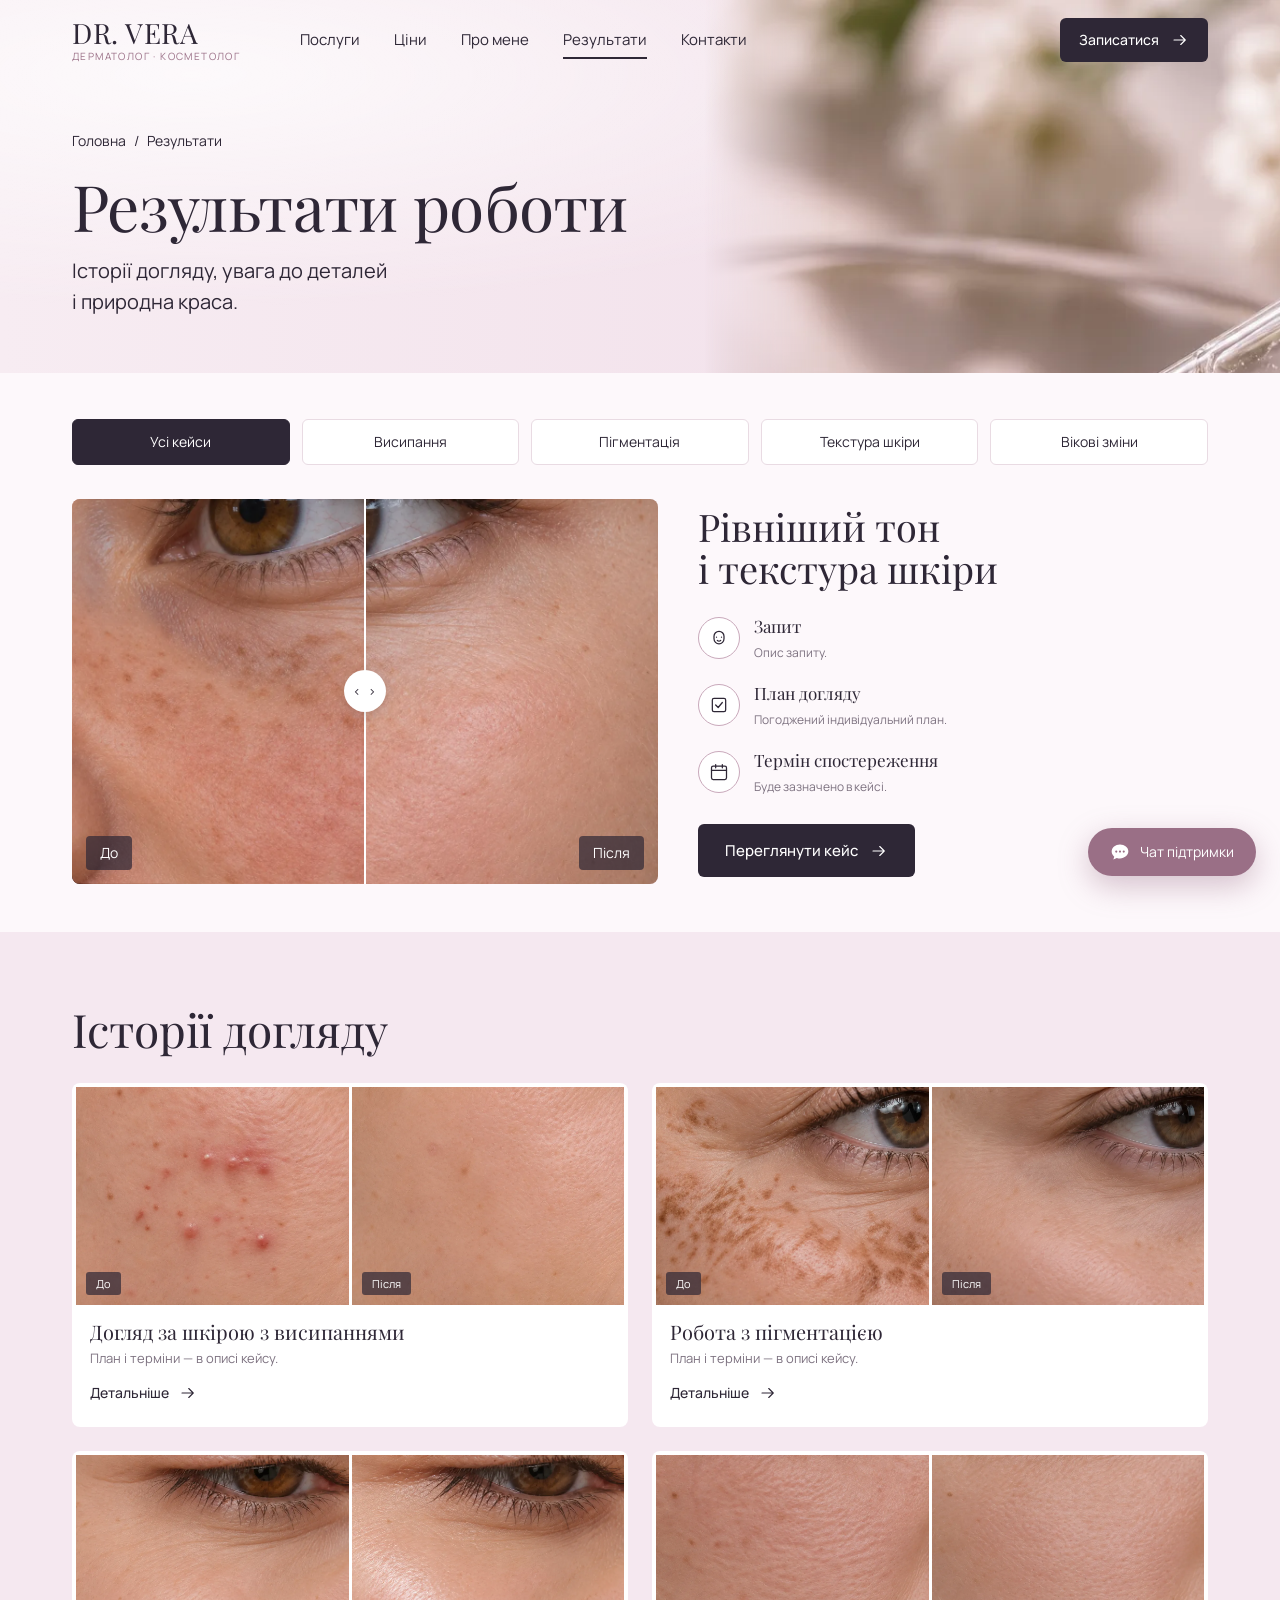
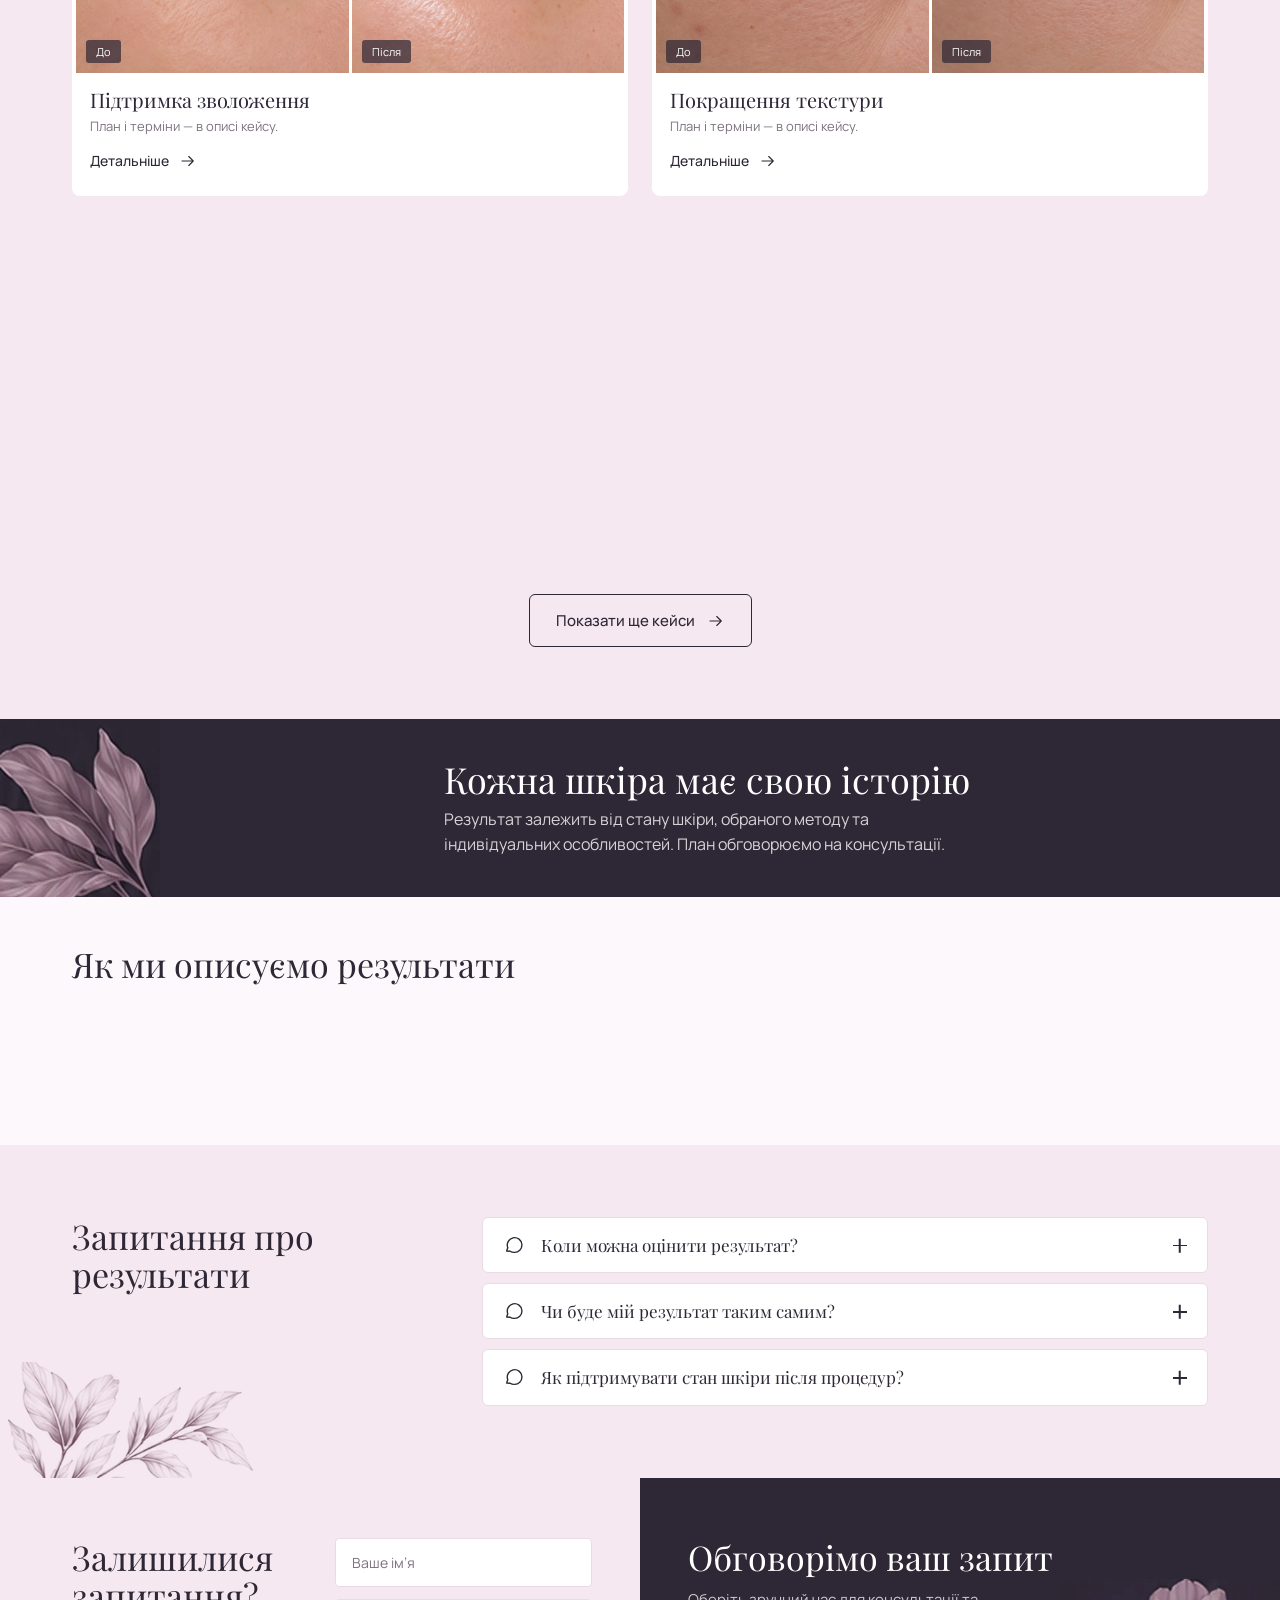
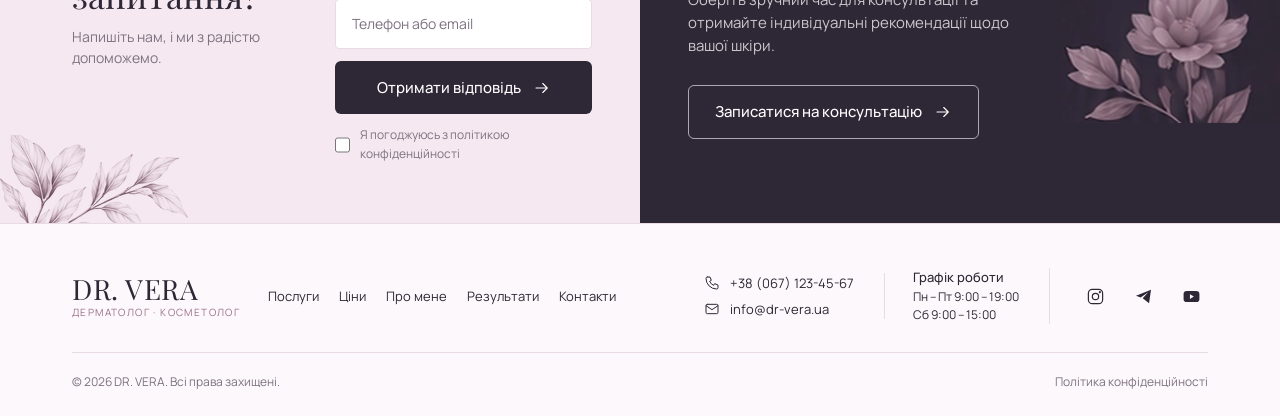
<file: results.html>
<!DOCTYPE html>
<html lang="uk" data-theme="light" style="color-scheme: only light;">
<head>
  <meta charset="UTF-8">
  <meta name="viewport" content="width=device-width, initial-scale=1.0">
  <!-- Сайт завжди у світлій темі: забороняємо браузеру автоматично затемнювати сторінку -->
  <meta name="color-scheme" content="only light">
  <meta name="supported-color-schemes" content="light">
  <meta name="theme-color" content="#fdf8fb">
  <title>Результати — DR. VERA</title>
  <meta name="description" content="Демонстраційні кейси та історії догляду DR. VERA.">
  <link rel="preconnect" href="https://fonts.googleapis.com">
  <link rel="preconnect" href="https://fonts.gstatic.com" crossorigin>
  <link href="https://fonts.googleapis.com/css2?family=Manrope:wght@400;500;600&family=Marck+Script&family=Playfair+Display:wght@400;500&display=swap" rel="stylesheet">
  <link rel="icon" href="data:image/svg+xml,%3Csvg xmlns='http://www.w3.org/2000/svg' viewBox='0 0 32 32'%3E%3Crect width='32' height='32' rx='8' fill='%232e2736'/%3E%3Ctext x='16' y='22' font-family='Georgia' font-size='17' fill='%23f5e8f0' text-anchor='middle'%3EV%3C/text%3E%3C/svg%3E">
  <link rel="stylesheet" href="css/style.css">
  <!-- Підстраховка для картинок: якщо .webp немає, пробуємо .png/.jpg/.jpeg; якщо файлу немає зовсім — показуємо м'яку заглушку замість «зламаної» іконки -->
  <script>
  window.addEventListener("error", function (e) {
    var img = e.target;
    if (!img || img.tagName !== "IMG") return;
    var exts = ["webp", "png", "jpg", "jpeg"];
    var src = img.getAttribute("src") || "";
    var m = src.match(/\.(webp|png|jpe?g)$/i);
    var next = m ? Number(img.dataset.extTry || exts.indexOf(m[1].toLowerCase())) + 1 : exts.length;
    if (next < exts.length) {
      img.dataset.extTry = next;
      img.src = src.replace(/\.(webp|png|jpe?g)$/i, "." + exts[next]);
      return;
    }
    if (img.dataset.placeholder) return;
    img.dataset.placeholder = "1";
    if (img.getAttribute("alt") === "") { img.style.visibility = "hidden"; return; }
    img.src = "data:image/svg+xml," + encodeURIComponent('<svg xmlns="http://www.w3.org/2000/svg" viewBox="0 0 400 300"><rect width="400" height="300" fill="#f3e6ee"/><path d="M200 105c-22 22-32 45-32 63 0 18 14 32 32 32s32-14 32-32c0-18-10-41-32-63z" fill="#e2c9d7"/></svg>');
  }, true);
  </script>
</head>
<body>
<svg xmlns="http://www.w3.org/2000/svg" style="display:none">
  <symbol id="i-arrow" viewBox="0 0 24 24"><path d="M4 12h15M13 6l6 6-6 6"/></symbol>
  <symbol id="i-search" viewBox="0 0 24 24"><circle cx="11" cy="11" r="7"/><path d="M20 20l-4-4"/></symbol>
  <symbol id="i-leaf" viewBox="0 0 24 24"><path d="M5 19C5 10 10 4 20 4c0 10-6 15-15 15z"/><path d="M5 19L14 10"/></symbol>
  <symbol id="i-cap" viewBox="0 0 24 24"><path d="M2 9l10-5 10 5-10 5z"/><path d="M6 11v5c3 2.5 9 2.5 12 0v-5M22 9v6"/></symbol>
  <symbol id="i-heart" viewBox="0 0 24 24"><path d="M12 20s-8-4.8-8-11a4.5 4.5 0 018-2.8A4.5 4.5 0 0120 9c0 6.2-8 11-8 11z"/></symbol>
  <symbol id="i-chat" viewBox="0 0 24 24"><path d="M4 18.5l1.2-3.6A8 8 0 1112 20a8 8 0 01-4.2-1.2z"/></symbol>
  <symbol id="i-chat-fill" viewBox="0 0 24 24"><path d="M12 3C6.5 3 2 6.8 2 11.5c0 2.4 1.2 4.6 3.1 6.1L4 21l4.2-1.9c1.2.4 2.5.6 3.8.6 5.5 0 10-3.8 10-8.5S17.5 3 12 3zM7.5 12.8a1.3 1.3 0 110-2.6 1.3 1.3 0 010 2.6zm4.5 0a1.3 1.3 0 110-2.6 1.3 1.3 0 010 2.6zm4.5 0a1.3 1.3 0 110-2.6 1.3 1.3 0 010 2.6z"/></symbol>
  <symbol id="i-drop" viewBox="0 0 24 24"><path d="M12 3s6 6.7 6 11a6 6 0 01-12 0c0-4.3 6-11 6-11z"/></symbol>
  <symbol id="i-pulse" viewBox="0 0 24 24"><path d="M2 12h5l2-5 4 11 2.5-6H22"/></symbol>
  <symbol id="i-syringe" viewBox="0 0 24 24"><path d="M18 2l4 4M16 4l4 4M19 5l-9.5 9.5M14 6l4 4-8.5 8.5H5.5V14.5z"/><path d="M5.5 18.5L2 22M8 10l2 2M10.5 7.5l2 2"/></symbol>
  <symbol id="i-doc" viewBox="0 0 24 24"><path d="M14 3H6v18h12V7z"/><path d="M14 3v4h4M9 11h6M9 14h6M9 17h4"/></symbol>
  <symbol id="i-check" viewBox="0 0 24 24"><path d="M5 12.5l4.5 4.5L19 7.5"/></symbol>
  <symbol id="i-phone" viewBox="0 0 24 24"><path d="M5 3h4l2 5-2.5 1.5a11 11 0 006 6L16 13l5 2v4a2 2 0 01-2 2A16 16 0 013 5a2 2 0 012-2"/></symbol>
  <symbol id="i-mail" viewBox="0 0 24 24"><rect x="3" y="5" width="18" height="14" rx="2"/><path d="M3 7l9 6 9-6"/></symbol>
  <symbol id="i-clock" viewBox="0 0 24 24"><circle cx="12" cy="12" r="9"/><path d="M12 7v5l3 2"/></symbol>
  <symbol id="i-pin" viewBox="0 0 24 24"><path d="M12 21s-7-6.3-7-12a7 7 0 0114 0c0 5.7-7 12-7 12z"/><circle cx="12" cy="9" r="2.5"/></symbol>
  <symbol id="i-send" viewBox="0 0 24 24"><path d="M21 3L3 10.5l7 3 3 7.5z"/><path d="M21 3L10 13.5"/></symbol>
  <symbol id="i-insta" viewBox="0 0 24 24"><rect x="3" y="3" width="18" height="18" rx="5"/><circle cx="12" cy="12" r="4"/><circle cx="17.5" cy="6.5" r=".6" fill="currentColor"/></symbol>
  <symbol id="i-tg" viewBox="0 0 24 24"><path d="M21.5 3.5L2.5 11l6 2.2L18 6.5l-7 7.8 8 6.2z" fill="currentColor" stroke="none"/></symbol>
  <symbol id="i-yt" viewBox="0 0 24 24"><rect x="2" y="5" width="20" height="14" rx="4" fill="currentColor" stroke="none"/><path d="M10 9l5 3-5 3z" fill="#fdf8fb" stroke="none"/></symbol>
  <symbol id="i-shield" viewBox="0 0 24 24"><path d="M12 3l8 3v6c0 5-3.5 8-8 9-4.5-1-8-4-8-9V6z"/><path d="M8.5 12l2.5 2.5 4.5-5"/></symbol>
  <symbol id="i-book" viewBox="0 0 24 24"><path d="M12 6.5C10 5 7 4.5 3 5v13c4-.5 7 0 9 1.5 2-1.5 5-2 9-1.5V5c-4-.5-7 0-9 1.5zM12 6.5v13"/></symbol>
  <symbol id="i-bars" viewBox="0 0 24 24"><path d="M6 19v-5M10 19V10M14 19V7M18 19V4"/></symbol>
  <symbol id="i-coins" viewBox="0 0 24 24"><ellipse cx="10" cy="6" rx="6" ry="2.5"/><path d="M4 6v4c0 1.4 2.7 2.5 6 2.5s6-1.1 6-2.5V6M4 10v4c0 1.4 2.7 2.5 6 2.5M4 14v4c0 1.4 2.7 2.5 6 2.5"/><ellipse cx="16" cy="15" rx="5" ry="2"/><path d="M11 15v3.5c0 1.1 2.2 2 5 2s5-.9 5-2V15"/></symbol>
  <symbol id="i-jar" viewBox="0 0 24 24"><rect x="6" y="3" width="12" height="4" rx="1"/><path d="M7 7h10a2 2 0 012 2v10a2 2 0 01-2 2H7a2 2 0 01-2-2V9a2 2 0 012-2zM8 12h8v4H8z"/></symbol>
  <symbol id="i-user" viewBox="0 0 24 24"><circle cx="12" cy="8" r="4"/><path d="M4 21a8 8 0 0116 0"/></symbol>
  <symbol id="i-info" viewBox="0 0 24 24"><circle cx="12" cy="12" r="9"/><path d="M12 11v6M12 7.5v.5"/></symbol>
  <symbol id="i-door" viewBox="0 0 24 24"><path d="M6 21V3h12v18M3 21h18M14 12v1"/></symbol>
  <symbol id="i-car" viewBox="0 0 24 24"><path d="M5 11l2-5h10l2 5M3 11h18v6H3zM6 17v2M18 17v2"/><circle cx="7" cy="14" r="1"/><circle cx="17" cy="14" r="1"/></symbol>
  <symbol id="i-access" viewBox="0 0 24 24"><circle cx="11" cy="4" r="1.6"/><path d="M11 7v7h6l2 5M11 10h5M8 10.5A5.5 5.5 0 1015 19"/></symbol>
  <symbol id="i-lock" viewBox="0 0 24 24"><rect x="5" y="10" width="14" height="11" rx="2"/><path d="M8 10V7a4 4 0 018 0v3M12 14v3"/></symbol>
  <symbol id="i-lotus" viewBox="0 0 24 24"><path d="M12 19c-3-2-4-5-4-8 0-2 2-5 4-7 2 2 4 5 4 7 0 3-1 6-4 8z"/><path d="M12 19c-4 0-8-2-10-6 2-1 4-1 6 0M12 19c4 0 8-2 10-6-2-1-4-1-6 0"/></symbol>
  <symbol id="i-face" viewBox="0 0 24 24"><path d="M6 10a6 6 0 0112 0v3a6 6 0 01-12 0z"/><path d="M10 15c1 .8 3 .8 4 0M9 11h.01M15 11h.01"/></symbol>
  <symbol id="i-plan" viewBox="0 0 24 24"><rect x="4" y="4" width="16" height="16" rx="2"/><path d="M8 12l3 3 5-6"/></symbol>
  <symbol id="i-calendar" viewBox="0 0 24 24"><rect x="3" y="5" width="18" height="16" rx="2"/><path d="M3 10h18M8 3v4M16 3v4"/></symbol>
  <symbol id="i-left" viewBox="0 0 24 24"><path d="M15 6l-6 6 6 6"/></symbol>
  <symbol id="i-right" viewBox="0 0 24 24"><path d="M9 6l6 6-6 6"/></symbol>
  <symbol id="i-viber" viewBox="0 0 24 24"><path d="M12 3c-5 0-8 2-8 7.5 0 3 1 5 3 6V20l3-2.5c.6.1 1.3.1 2 .1 5 0 8-2 8-7.6S17 3 12 3z"/><path d="M9.5 8c0 3 2.5 5.5 5.5 5.5"/></symbol>
</svg>
<header class="header">
  <div class="container header__inner">
    <a href="index.html" class="logo" aria-label="DR. VERA — на головну">
      <span class="logo__name">DR. VERA</span><span class="logo__sub">дерматолог · косметолог</span>
    </a>
    <nav class="nav" aria-label="Головне меню"><a href="services.html">Послуги</a><a href="prices.html">Ціни</a><a href="about.html">Про мене</a><a href="results.html" class="active">Результати</a><a href="contacts.html">Контакти</a></nav>
    <a href="#" class="btn btn--dark btn--sm header__cta" data-book>Записатися <svg class="i"><use href="#i-arrow"></use></svg></a>
    <button class="burger" aria-label="Відкрити меню"><span></span><span></span><span></span></button>
  </div>
</header>
<main>

<section class="hero hero--short">
  <img class="hero__img" src="Images/hero-results.webp" alt="Сироватка з піпеткою">
  <div class="container">
    <nav class="breadcrumbs"><a href="index.html">Головна</a>/<span>Результати</span></nav>
    <h1 class="h1">Результати роботи</h1>
    <p class="lead">Історії догляду, увага до деталей<br>і природна краса.</p>
  </div>
</section>

<section class="section section--tight" style="padding-top:28px">
  <div class="container">
    
    <div class="filters" style="margin-bottom:34px">
      <button class="filter active" data-filter="all">Усі кейси</button>
      <button class="filter" data-filter="acne">Висипання</button>
      <button class="filter" data-filter="pigment">Пігментація</button>
      <button class="filter" data-filter="texture">Текстура шкіри</button>
      <button class="filter" data-filter="age">Вікові зміни</button>
    </div>
    <div class="case-hero">
      <div class="ba">
        <img src="Images/ba-after.webp" alt="Після">
        <img class="ba__before" src="Images/ba-before.webp" alt="До">
        <span class="ba__line"></span><span class="ba__handle">‹ ›</span>
       <span class="ba__label ba__label--l">До</span><span class="ba__label ba__label--r">Після</span>
        <input class="ba__range" type="range" min="0" max="100" value="50" aria-label="Порівняти до та після">
      </div>
      <div class="reveal">
        <h2 class="h2">Рівніший тон<br>і текстура шкіри</h2>
        <ul class="case-meta">
          <li><span class="circle"><svg class="i"><use href="#i-face"></use></svg></span><div><b>Запит</b><small>Опис запиту.</small></div></li>
          <li><span class="circle"><svg class="i"><use href="#i-plan"></use></svg></span><div><b>План догляду</b><small>Погоджений індивідуальний план.</small></div></li>
          <li><span class="circle"><svg class="i"><use href="#i-calendar"></use></svg></span><div><b>Термін спостереження</b><small>Буде зазначено в кейсі.</small></div></li>
        </ul>
        <a href="#" class="btn btn--dark" data-title="Рівніший тон і текстура шкіри" data-label="Демонстраційний кейс" data-img="Images/ba-after.webp" data-service="Первинна консультація"
           data-info="Перетягніть повзунок на фото, щоб порівняти «до» та «після». У повній версії тут буде детальний опис запиту, плану догляду та етапів.">Переглянути кейс <svg class="i"><use href="#i-arrow"></use></svg></a>
      </div>
    </div>
  </div>
</section>

<section class="section section--pink">
  <div class="container">
    <h2 class="h2" style="margin-bottom:28px">Історії догляду</h2>
    <div class="grid grid-2" data-filter-scope><article class="case-card reveal" data-cat="acne" data-card>
  <div class="case-card__imgs"><img src="Images/case-acne-before.webp" alt="До" loading="lazy"><img src="Images/case-acne-after.webp" alt="Після" loading="lazy">
    <span class="lbl lbl--l">До</span><span class="lbl lbl--r">Після</span></div>
  <div class="case-card__body"><h4>Догляд за шкірою з висипаннями</h4><p>План і терміни — в описі кейсу.</p>
    <a href="#" class="link-arrow link-arrow--plain" data-label="Висипання · демонстраційний кейс" data-img="Images/case-acne-after.webp" data-service="Первинна консультація"
       data-info="Тут буде опис кейсу: початковий запит, погоджений план догляду, етапи та термін спостереження. Зображення створено для концепції і не є реальним клінічним випадком.">Детальніше <svg class="i"><use href="#i-arrow"></use></svg></a></div></article><article class="case-card reveal" data-cat="pigment" data-card>
  <div class="case-card__imgs"><img src="Images/case-pigment-before.webp" alt="До" loading="lazy"><img src="Images/case-pigment-after.webp" alt="Після" loading="lazy">
    <span class="lbl lbl--l">До</span><span class="lbl lbl--r">Після</span></div>
  <div class="case-card__body"><h4>Робота з пігментацією</h4><p>План і терміни — в описі кейсу.</p>
    <a href="#" class="link-arrow link-arrow--plain" data-label="Пігментація · демонстраційний кейс" data-img="Images/case-pigment-after.webp" data-service="Первинна консультація"
       data-info="Тут буде опис кейсу: початковий запит, погоджений план догляду, етапи та термін спостереження. Зображення створено для концепції і не є реальним клінічним випадком.">Детальніше <svg class="i"><use href="#i-arrow"></use></svg></a></div></article><article class="case-card reveal" data-cat="texture" data-card>
  <div class="case-card__imgs"><img src="Images/case-moisture-before.webp" alt="До" loading="lazy"><img src="Images/case-moisture-after.webp" alt="Після" loading="lazy">
    <span class="lbl lbl--l">До</span><span class="lbl lbl--r">Після</span></div>
  <div class="case-card__body"><h4>Підтримка зволоження</h4><p>План і терміни — в описі кейсу.</p>
    <a href="#" class="link-arrow link-arrow--plain" data-label="Текстура шкіри · демонстраційний кейс" data-img="Images/case-moisture-after.webp" data-service="Первинна консультація"
       data-info="Тут буде опис кейсу: початковий запит, погоджений план догляду, етапи та термін спостереження. Зображення створено для концепції і не є реальним клінічним випадком.">Детальніше <svg class="i"><use href="#i-arrow"></use></svg></a></div></article><article class="case-card reveal" data-cat="texture" data-card>
  <div class="case-card__imgs"><img src="Images/case-texture-before.webp" alt="До" loading="lazy"><img src="Images/case-texture-after.webp" alt="Після" loading="lazy">
    <span class="lbl lbl--l">До</span><span class="lbl lbl--r">Після</span></div>
  <div class="case-card__body"><h4>Покращення текстури</h4><p>План і терміни — в описі кейсу.</p>
    <a href="#" class="link-arrow link-arrow--plain" data-label="Текстура шкіри · демонстраційний кейс" data-img="Images/case-texture-after.webp" data-service="Первинна консультація"
       data-info="Тут буде опис кейсу: початковий запит, погоджений план догляду, етапи та термін спостереження. Зображення створено для концепції і не є реальним клінічним випадком.">Детальніше <svg class="i"><use href="#i-arrow"></use></svg></a></div></article><article class="case-card reveal" data-cat="age" data-card>
  <div class="case-card__imgs"><img src="Images/case-age-before.webp" alt="До" loading="lazy"><img src="Images/case-age-after.webp" alt="Після" loading="lazy">
  <span class="lbl lbl--l">До</span><span class="lbl lbl--r">Після</span></div>
  <div class="case-card__body"><h4>Догляд при вікових змінах</h4><p>План і терміни — в описі кейсу.</p>
    <a href="#" class="link-arrow link-arrow--plain" data-label="Вікові зміни · демонстраційний кейс" data-img="Images/case-age-after.webp" data-service="Первинна консультація"
       data-info="Тут буде опис кейсу: початковий запит, погоджений план догляду, етапи та термін спостереження. Зображення створено для концепції і не є реальним клінічним випадком.">Детальніше <svg class="i"><use href="#i-arrow"></use></svg></a></div></article><article class="case-card reveal" data-cat="acne texture" data-card>
  <div class="case-card__imgs"><img src="Images/case-restore-before.webp" alt="До" loading="lazy"><img src="Images/case-restore-after.webp" alt="Після" loading="lazy">
    <span class="lbl lbl--l">До</span><span class="lbl lbl--r">Після</span></div>
  <div class="case-card__body"><h4>Відновлення догляду</h4><p>План і терміни — в описі кейсу.</p>
    <a href="#" class="link-arrow link-arrow--plain" data-label="Текстура шкіри · демонстраційний кейс" data-img="Images/case-restore-after.webp" data-service="Первинна консультація"
       data-info="Тут буде опис кейсу: початковий запит, погоджений план догляду, етапи та термін спостереження. Зображення створено для концепції і не є реальним клінічним випадком.">Детальніше <svg class="i"><use href="#i-arrow"></use></svg></a></div></article></div>
    <p class="empty-msg">Кейсів у цій категорії поки немає. <button class="link-arrow" data-reset>Показати всі</button></p>
    <div class="center" style="margin-top:30px"><a href="#" class="btn btn--outline" data-toast="Більше кейсів з’явиться у повній версії сайту">Показати ще кейси <svg class="i"><use href="#i-arrow"></use></svg></a></div>
  </div>
</section>

<section class="banner banner--center">
  <img class="deco-dark" src="Images/leaf-dark.webp" alt="">
  <div class="container"><div><h2>Кожна шкіра має свою історію</h2><p>Результат залежить від стану шкіри, обраного методу та індивідуальних особливостей. План обговорюємо на консультації.</p></div></div>
</section>

<section class="section section--tight" style="overflow:hidden">
  <div class="container" style="position:relative">
    <h2 class="h2" style="font-size:34px;margin-bottom:28px">Як ми описуємо результати</h2>
    <div class="how-desc">
      <div class="how-desc__item reveal"><span class="icon-circle"><svg class="i"><use href="#i-chat"></use></svg></span><div><h4>Початковий запит</h4><p>Аналізуємо стан шкіри, ваші потреби та очікування.</p></div></div>
      <div class="how-desc__item reveal"><span class="icon-circle"><svg class="i"><use href="#i-doc"></use></svg></span><div><h4>План та етапи</h4><p>Підбираємо індивідуальний план догляду з урахуванням особливостей вашої шкіри.</p></div></div>
      <div class="how-desc__item reveal"><span class="icon-circle"><svg class="i"><use href="#i-bars"></use></svg></span><div><h4>Динаміка й догляд</h4><p>Оцінюємо зміни у динаміці та надаємо рекомендації щодо підтримки результату.</p></div></div>
    </div>
  </div>
</section>

<section class="section section--pink">
  <div class="container faq-layout">
    <h2 class="h2" style="font-size:34px">Запитання про результати</h2>
    <div class="faq"><div class="faq__item">
  <button class="faq__q" type="button"><svg class="i"><use href="#i-chat"></use></svg><span>Коли можна оцінити результат?</span><i class="faq__plus"></i></button>
  <div class="faq__a"><p>Це залежить від процедури: деякі зміни помітні одразу, інші — через кілька тижнів після курсу.</p></div></div><div class="faq__item">
  <button class="faq__q" type="button"><svg class="i"><use href="#i-chat"></use></svg><span>Чи буде мій результат таким самим?</span><i class="faq__plus"></i></button>
  <div class="faq__a"><p>Ні, результат завжди індивідуальний і залежить від стану шкіри, методу та ваших особливостей.</p></div></div><div class="faq__item">
  <button class="faq__q" type="button"><svg class="i"><use href="#i-chat"></use></svg><span>Як підтримувати стан шкіри після процедур?</span><i class="faq__plus"></i></button>
  <div class="faq__a"><p>Дотримуйтеся рекомендацій лікаря щодо домашнього догляду та захисту від сонця.</p></div></div></div>
    <img class="deco-leaf" src="Images/leaves.webp" alt="">
  </div>
</section>

<section class="cta-split">
  <div class="cta-split__form">
    <img class="deco-leaf" src="Images/leaves.webp" alt="">
    <div><h2>Залишилися запитання?</h2><p>Напишіть нам, і ми з радістю допоможемо.</p></div>
    <form class="form" data-form="Дякуємо! Ми відповімо найближчим часом">
      <input class="input" name="name" placeholder="Ваше ім’я" required>
      <input class="input" name="contact" placeholder="Телефон або email" required>
      <button class="btn btn--dark" type="submit">Отримати відповідь <svg class="i"><use href="#i-arrow"></use></svg></button>
      <label class="check"><input type="checkbox" required> Я погоджуюсь з політикою конфіденційності</label>
    </form>
  </div>
  <div class="cta-split__dark">
    <img class="deco-dark" src="Images/flower-dark.webp" alt="">
    <h2>Обговорімо ваш запит</h2>
    <p>Оберіть зручний час для консультації та отримайте індивідуальні рекомендації щодо вашої шкіри.</p>
    <a href="#" class="btn btn--ghost-light" data-book>Записатися на консультацію <svg class="i"><use href="#i-arrow"></use></svg></a>
  </div>
</section>

</main>
<footer class="footer">
  <div class="container">
    <div class="footer__top">
      <a href="index.html" class="logo"><span class="logo__name">DR. VERA</span><span class="logo__sub">дерматолог · косметолог</span></a>
      <nav class="footer__nav"><a href="services.html">Послуги</a><a href="prices.html">Ціни</a><a href="about.html">Про мене</a><a href="results.html">Результати</a><a href="contacts.html">Контакти</a></nav>
      <div class="footer__contacts">
        <a href="tel:+380671234567"><svg class="i"><use href="#i-phone"></use></svg> +38 (067) 123-45-67</a>
        <a href="mailto:info@dr-vera.ua"><svg class="i"><use href="#i-mail"></use></svg> info@dr-vera.ua</a>
      </div>
      <div class="footer__hours"><b>Графік роботи</b><br>Пн – Пт 9:00 – 19:00<br>Сб 9:00 – 15:00</div>
      <div class="socials">
        <a href="#" aria-label="Instagram"><svg class="i"><use href="#i-insta"></use></svg></a>
        <a href="#" aria-label="Telegram"><svg class="i"><use href="#i-tg"></use></svg></a>
        <a href="#" aria-label="YouTube"><svg class="i"><use href="#i-yt"></use></svg></a>
      </div>
    </div>
    <div class="footer__bottom">
      <span>© 2026 DR. VERA. Всі права захищені.</span>
      <nav><a href="#">Політика конфіденційності</a></nav>
    </div>
  </div>
</footer>
<script src="js/main.js"></script>
</body>
</html>
</file>
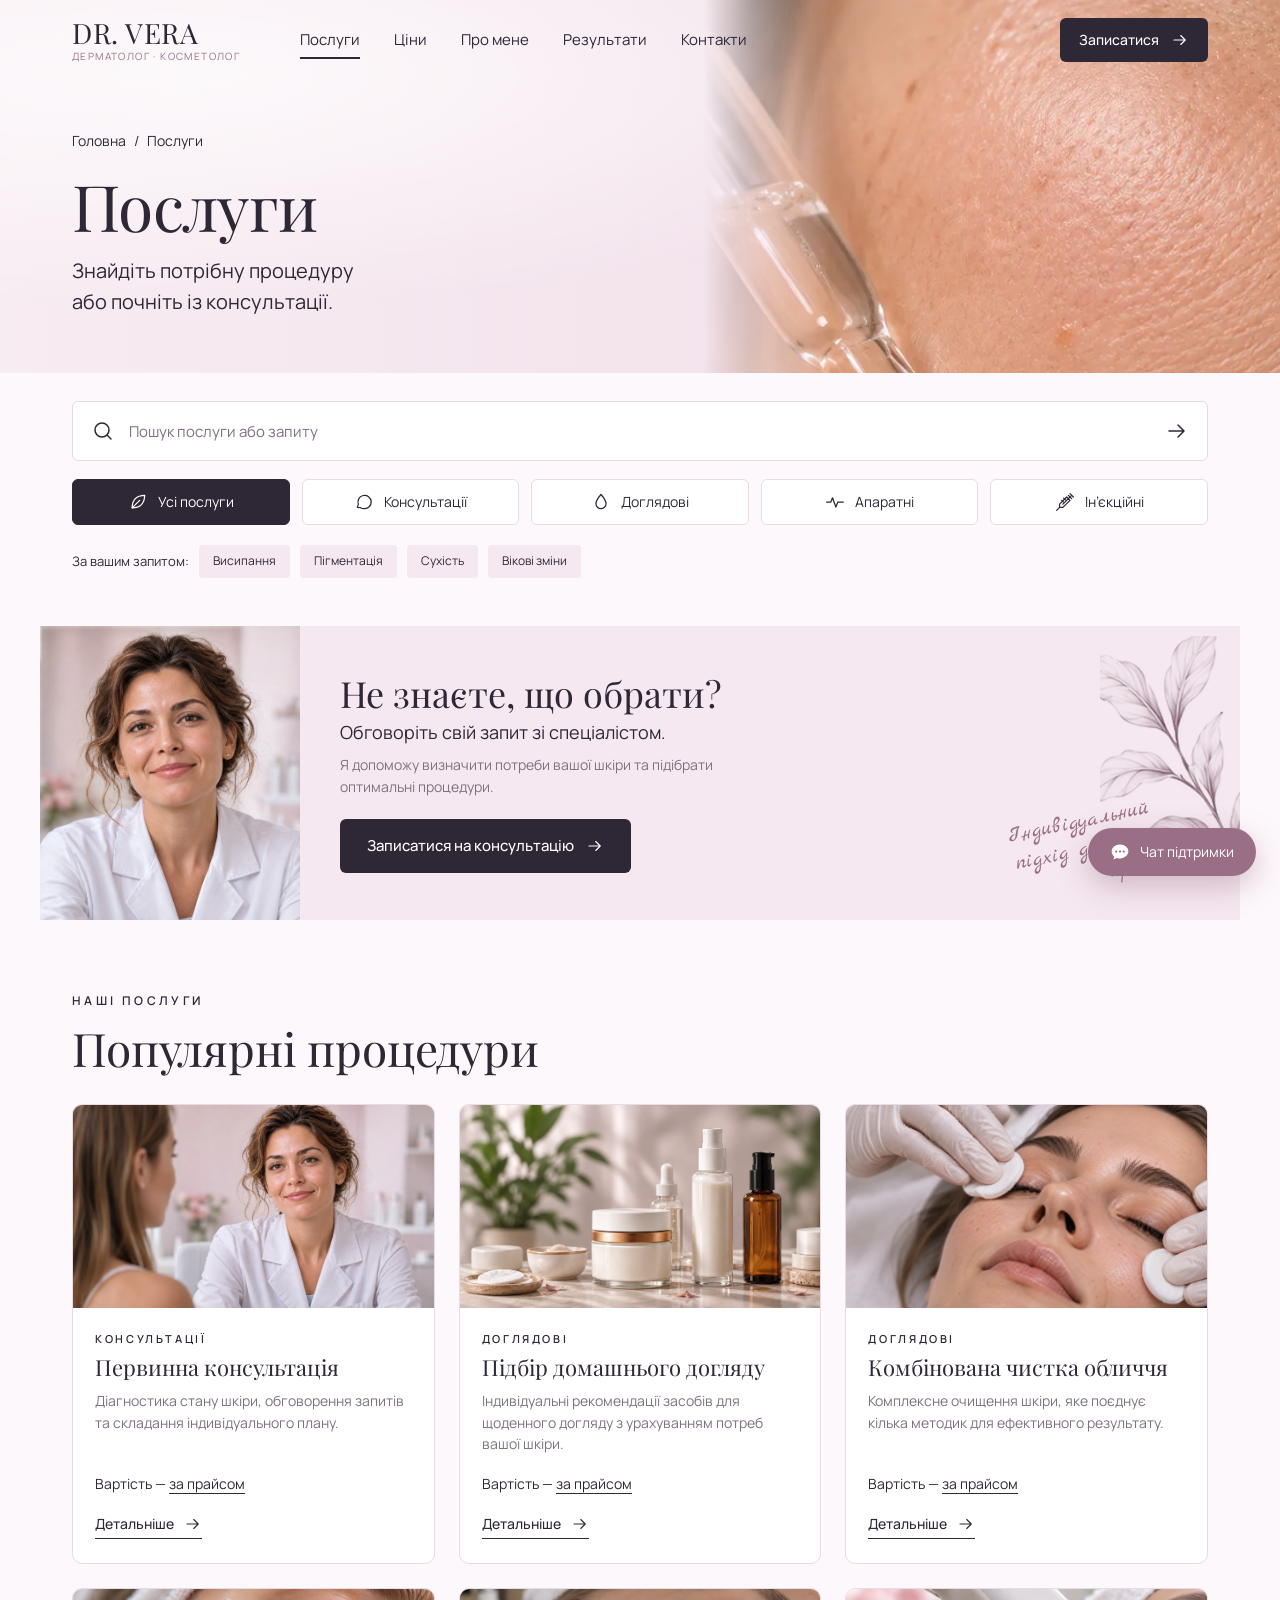
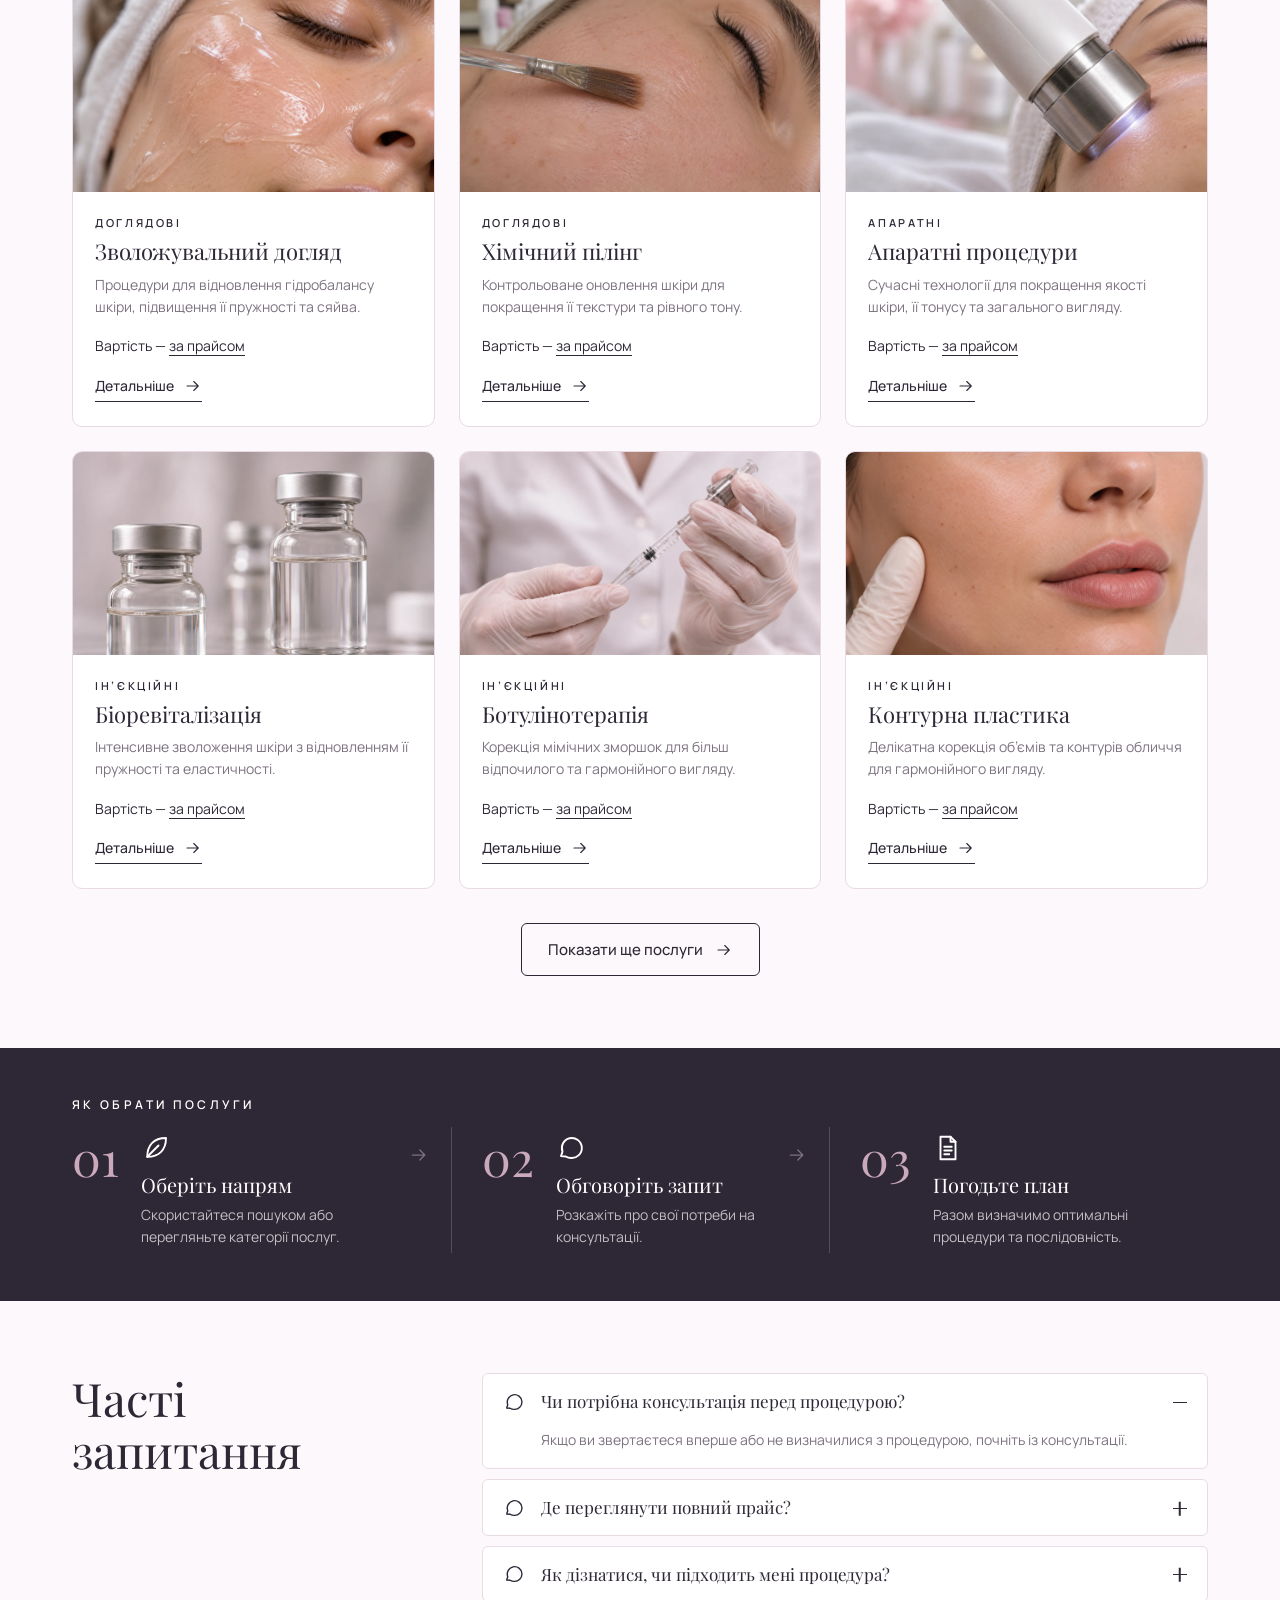
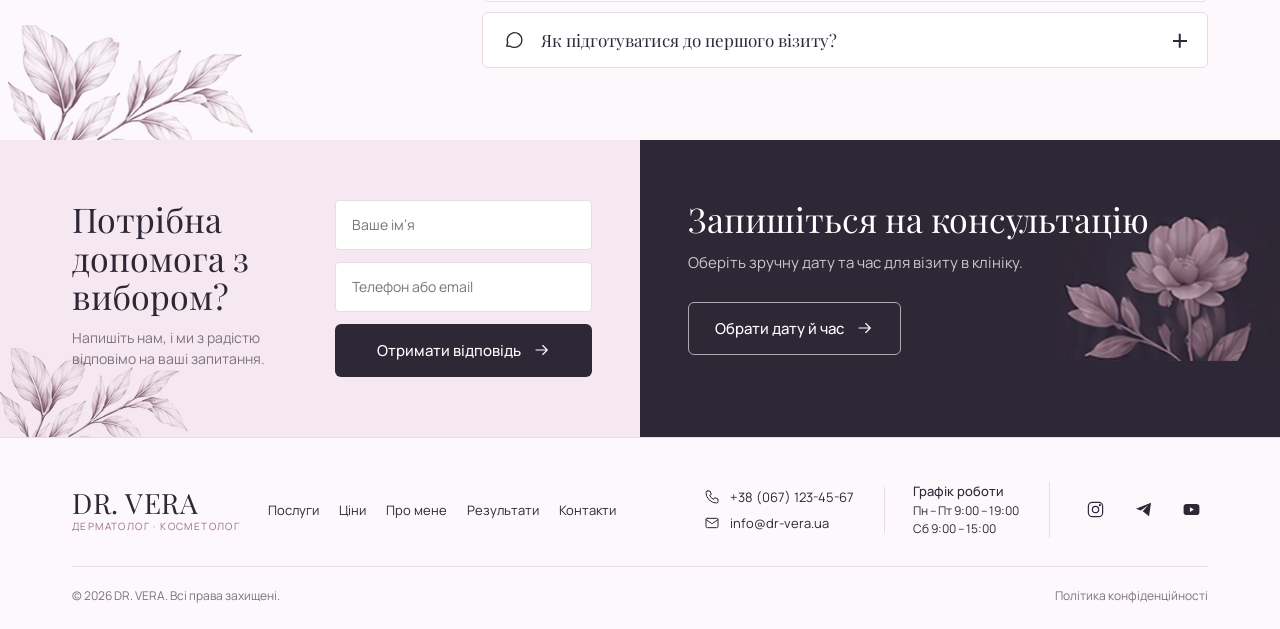
<file: services.html>
<!DOCTYPE html>
<html lang="uk" data-theme="light" style="color-scheme: only light;">
<head>
  <meta charset="UTF-8">
  <meta name="viewport" content="width=device-width, initial-scale=1.0">
  <!-- Сайт завжди у світлій темі: забороняємо браузеру автоматично затемнювати сторінку -->
  <meta name="color-scheme" content="only light">
  <meta name="supported-color-schemes" content="light">
  <meta name="theme-color" content="#fdf8fb">
  <title>Послуги — DR. VERA</title>
  <meta name="description" content="Каталог послуг DR. VERA: консультації, доглядові, апаратні та ін’єкційні процедури.">
  <link rel="preconnect" href="https://fonts.googleapis.com">
  <link rel="preconnect" href="https://fonts.gstatic.com" crossorigin>
  <link href="https://fonts.googleapis.com/css2?family=Manrope:wght@400;500;600&family=Marck+Script&family=Playfair+Display:wght@400;500&display=swap" rel="stylesheet">
  <link rel="icon" href="data:image/svg+xml,%3Csvg xmlns='http://www.w3.org/2000/svg' viewBox='0 0 32 32'%3E%3Crect width='32' height='32' rx='8' fill='%232e2736'/%3E%3Ctext x='16' y='22' font-family='Georgia' font-size='17' fill='%23f5e8f0' text-anchor='middle'%3EV%3C/text%3E%3C/svg%3E">
  <link rel="stylesheet" href="css/style.css">
  <!-- Підстраховка для картинок: якщо .webp немає, пробуємо .png/.jpg/.jpeg; якщо файлу немає зовсім — показуємо м'яку заглушку замість «зламаної» іконки -->
  <script>
  window.addEventListener("error", function (e) {
    var img = e.target;
    if (!img || img.tagName !== "IMG") return;
    var exts = ["webp", "png", "jpg", "jpeg"];
    var src = img.getAttribute("src") || "";
    var m = src.match(/\.(webp|png|jpe?g)$/i);
    var next = m ? Number(img.dataset.extTry || exts.indexOf(m[1].toLowerCase())) + 1 : exts.length;
    if (next < exts.length) {
      img.dataset.extTry = next;
      img.src = src.replace(/\.(webp|png|jpe?g)$/i, "." + exts[next]);
      return;
    }
    if (img.dataset.placeholder) return;
    img.dataset.placeholder = "1";
    if (img.getAttribute("alt") === "") { img.style.visibility = "hidden"; return; }
    img.src = "data:image/svg+xml," + encodeURIComponent('<svg xmlns="http://www.w3.org/2000/svg" viewBox="0 0 400 300"><rect width="400" height="300" fill="#f3e6ee"/><path d="M200 105c-22 22-32 45-32 63 0 18 14 32 32 32s32-14 32-32c0-18-10-41-32-63z" fill="#e2c9d7"/></svg>');
  }, true);
  </script>
</head>
<body>
<svg xmlns="http://www.w3.org/2000/svg" style="display:none">
  <symbol id="i-arrow" viewBox="0 0 24 24"><path d="M4 12h15M13 6l6 6-6 6"/></symbol>
  <symbol id="i-search" viewBox="0 0 24 24"><circle cx="11" cy="11" r="7"/><path d="M20 20l-4-4"/></symbol>
  <symbol id="i-leaf" viewBox="0 0 24 24"><path d="M5 19C5 10 10 4 20 4c0 10-6 15-15 15z"/><path d="M5 19L14 10"/></symbol>
  <symbol id="i-cap" viewBox="0 0 24 24"><path d="M2 9l10-5 10 5-10 5z"/><path d="M6 11v5c3 2.5 9 2.5 12 0v-5M22 9v6"/></symbol>
  <symbol id="i-heart" viewBox="0 0 24 24"><path d="M12 20s-8-4.8-8-11a4.5 4.5 0 018-2.8A4.5 4.5 0 0120 9c0 6.2-8 11-8 11z"/></symbol>
  <symbol id="i-chat" viewBox="0 0 24 24"><path d="M4 18.5l1.2-3.6A8 8 0 1112 20a8 8 0 01-4.2-1.2z"/></symbol>
  <symbol id="i-chat-fill" viewBox="0 0 24 24"><path d="M12 3C6.5 3 2 6.8 2 11.5c0 2.4 1.2 4.6 3.1 6.1L4 21l4.2-1.9c1.2.4 2.5.6 3.8.6 5.5 0 10-3.8 10-8.5S17.5 3 12 3zM7.5 12.8a1.3 1.3 0 110-2.6 1.3 1.3 0 010 2.6zm4.5 0a1.3 1.3 0 110-2.6 1.3 1.3 0 010 2.6zm4.5 0a1.3 1.3 0 110-2.6 1.3 1.3 0 010 2.6z"/></symbol>
  <symbol id="i-drop" viewBox="0 0 24 24"><path d="M12 3s6 6.7 6 11a6 6 0 01-12 0c0-4.3 6-11 6-11z"/></symbol>
  <symbol id="i-pulse" viewBox="0 0 24 24"><path d="M2 12h5l2-5 4 11 2.5-6H22"/></symbol>
  <symbol id="i-syringe" viewBox="0 0 24 24"><path d="M18 2l4 4M16 4l4 4M19 5l-9.5 9.5M14 6l4 4-8.5 8.5H5.5V14.5z"/><path d="M5.5 18.5L2 22M8 10l2 2M10.5 7.5l2 2"/></symbol>
  <symbol id="i-doc" viewBox="0 0 24 24"><path d="M14 3H6v18h12V7z"/><path d="M14 3v4h4M9 11h6M9 14h6M9 17h4"/></symbol>
  <symbol id="i-check" viewBox="0 0 24 24"><path d="M5 12.5l4.5 4.5L19 7.5"/></symbol>
  <symbol id="i-phone" viewBox="0 0 24 24"><path d="M5 3h4l2 5-2.5 1.5a11 11 0 006 6L16 13l5 2v4a2 2 0 01-2 2A16 16 0 013 5a2 2 0 012-2"/></symbol>
  <symbol id="i-mail" viewBox="0 0 24 24"><rect x="3" y="5" width="18" height="14" rx="2"/><path d="M3 7l9 6 9-6"/></symbol>
  <symbol id="i-clock" viewBox="0 0 24 24"><circle cx="12" cy="12" r="9"/><path d="M12 7v5l3 2"/></symbol>
  <symbol id="i-pin" viewBox="0 0 24 24"><path d="M12 21s-7-6.3-7-12a7 7 0 0114 0c0 5.7-7 12-7 12z"/><circle cx="12" cy="9" r="2.5"/></symbol>
  <symbol id="i-send" viewBox="0 0 24 24"><path d="M21 3L3 10.5l7 3 3 7.5z"/><path d="M21 3L10 13.5"/></symbol>
  <symbol id="i-insta" viewBox="0 0 24 24"><rect x="3" y="3" width="18" height="18" rx="5"/><circle cx="12" cy="12" r="4"/><circle cx="17.5" cy="6.5" r=".6" fill="currentColor"/></symbol>
  <symbol id="i-tg" viewBox="0 0 24 24"><path d="M21.5 3.5L2.5 11l6 2.2L18 6.5l-7 7.8 8 6.2z" fill="currentColor" stroke="none"/></symbol>
  <symbol id="i-yt" viewBox="0 0 24 24"><rect x="2" y="5" width="20" height="14" rx="4" fill="currentColor" stroke="none"/><path d="M10 9l5 3-5 3z" fill="#fdf8fb" stroke="none"/></symbol>
  <symbol id="i-shield" viewBox="0 0 24 24"><path d="M12 3l8 3v6c0 5-3.5 8-8 9-4.5-1-8-4-8-9V6z"/><path d="M8.5 12l2.5 2.5 4.5-5"/></symbol>
  <symbol id="i-book" viewBox="0 0 24 24"><path d="M12 6.5C10 5 7 4.5 3 5v13c4-.5 7 0 9 1.5 2-1.5 5-2 9-1.5V5c-4-.5-7 0-9 1.5zM12 6.5v13"/></symbol>
  <symbol id="i-bars" viewBox="0 0 24 24"><path d="M6 19v-5M10 19V10M14 19V7M18 19V4"/></symbol>
  <symbol id="i-coins" viewBox="0 0 24 24"><ellipse cx="10" cy="6" rx="6" ry="2.5"/><path d="M4 6v4c0 1.4 2.7 2.5 6 2.5s6-1.1 6-2.5V6M4 10v4c0 1.4 2.7 2.5 6 2.5M4 14v4c0 1.4 2.7 2.5 6 2.5"/><ellipse cx="16" cy="15" rx="5" ry="2"/><path d="M11 15v3.5c0 1.1 2.2 2 5 2s5-.9 5-2V15"/></symbol>
  <symbol id="i-jar" viewBox="0 0 24 24"><rect x="6" y="3" width="12" height="4" rx="1"/><path d="M7 7h10a2 2 0 012 2v10a2 2 0 01-2 2H7a2 2 0 01-2-2V9a2 2 0 012-2zM8 12h8v4H8z"/></symbol>
  <symbol id="i-user" viewBox="0 0 24 24"><circle cx="12" cy="8" r="4"/><path d="M4 21a8 8 0 0116 0"/></symbol>
  <symbol id="i-info" viewBox="0 0 24 24"><circle cx="12" cy="12" r="9"/><path d="M12 11v6M12 7.5v.5"/></symbol>
  <symbol id="i-door" viewBox="0 0 24 24"><path d="M6 21V3h12v18M3 21h18M14 12v1"/></symbol>
  <symbol id="i-car" viewBox="0 0 24 24"><path d="M5 11l2-5h10l2 5M3 11h18v6H3zM6 17v2M18 17v2"/><circle cx="7" cy="14" r="1"/><circle cx="17" cy="14" r="1"/></symbol>
  <symbol id="i-access" viewBox="0 0 24 24"><circle cx="11" cy="4" r="1.6"/><path d="M11 7v7h6l2 5M11 10h5M8 10.5A5.5 5.5 0 1015 19"/></symbol>
  <symbol id="i-lock" viewBox="0 0 24 24"><rect x="5" y="10" width="14" height="11" rx="2"/><path d="M8 10V7a4 4 0 018 0v3M12 14v3"/></symbol>
  <symbol id="i-lotus" viewBox="0 0 24 24"><path d="M12 19c-3-2-4-5-4-8 0-2 2-5 4-7 2 2 4 5 4 7 0 3-1 6-4 8z"/><path d="M12 19c-4 0-8-2-10-6 2-1 4-1 6 0M12 19c4 0 8-2 10-6-2-1-4-1-6 0"/></symbol>
  <symbol id="i-face" viewBox="0 0 24 24"><path d="M6 10a6 6 0 0112 0v3a6 6 0 01-12 0z"/><path d="M10 15c1 .8 3 .8 4 0M9 11h.01M15 11h.01"/></symbol>
  <symbol id="i-plan" viewBox="0 0 24 24"><rect x="4" y="4" width="16" height="16" rx="2"/><path d="M8 12l3 3 5-6"/></symbol>
  <symbol id="i-calendar" viewBox="0 0 24 24"><rect x="3" y="5" width="18" height="16" rx="2"/><path d="M3 10h18M8 3v4M16 3v4"/></symbol>
  <symbol id="i-left" viewBox="0 0 24 24"><path d="M15 6l-6 6 6 6"/></symbol>
  <symbol id="i-right" viewBox="0 0 24 24"><path d="M9 6l6 6-6 6"/></symbol>
  <symbol id="i-viber" viewBox="0 0 24 24"><path d="M12 3c-5 0-8 2-8 7.5 0 3 1 5 3 6V20l3-2.5c.6.1 1.3.1 2 .1 5 0 8-2 8-7.6S17 3 12 3z"/><path d="M9.5 8c0 3 2.5 5.5 5.5 5.5"/></symbol>
</svg>
<header class="header">
  <div class="container header__inner">
    <a href="index.html" class="logo" aria-label="DR. VERA — на головну">
      <span class="logo__name">DR. VERA</span><span class="logo__sub">дерматолог · косметолог</span>
    </a>
    <nav class="nav" aria-label="Головне меню"><a href="services.html" class="active">Послуги</a><a href="prices.html">Ціни</a><a href="about.html">Про мене</a><a href="results.html">Результати</a><a href="contacts.html">Контакти</a></nav>
    <a href="#" class="btn btn--dark btn--sm header__cta" data-book>Записатися <svg class="i"><use href="#i-arrow"></use></svg></a>
    <button class="burger" aria-label="Відкрити меню"><span></span><span></span><span></span></button>
  </div>
</header>
<main>

<section class="hero hero--short">
  <img class="hero__img" src="Images/hero-services.webp" alt="Догляд за шкірою">
  <div class="container">
    <nav class="breadcrumbs"><a href="index.html">Головна</a>/<span>Послуги</span></nav>
    <h1 class="h1">Послуги</h1>
    <p class="lead">Знайдіть потрібну процедуру<br>або почніть із консультації.</p>
  </div>
</section>

<section class="section section--tight" style="padding-top:28px">
  <div class="container">
    <form class="search search--lg" role="search"><svg class="i"><use href="#i-search"></use></svg><input data-search placeholder="Пошук послуги або запиту" aria-label="Пошук послуги"><button type="submit" aria-label="Шукати"><svg class="i"><use href="#i-arrow"></use></svg></button></form>
    <div class="filters">
  <button class="filter active" data-filter="all"><svg class="i"><use href="#i-leaf"></use></svg> Усі послуги</button>
  <button class="filter" data-filter="consult"><svg class="i"><use href="#i-chat"></use></svg> Консультації</button>
  <button class="filter" data-filter="care"><svg class="i"><use href="#i-drop"></use></svg> Доглядові</button>
  <button class="filter" data-filter="hardware"><svg class="i"><use href="#i-pulse"></use></svg> Апаратні</button>
  <button class="filter" data-filter="inject"><svg class="i"><use href="#i-syringe"></use></svg> Ін’єкційні</button>
</div>
    <div class="chips">За вашим запитом:
      <button class="chip" data-concern="висипання">Висипання</button><button class="chip" data-concern="пігментація">Пігментація</button>
      <button class="chip" data-concern="сухість">Сухість</button><button class="chip" data-concern="вікові">Вікові зміни</button>
    </div>
  </div>
</section>

<section class="container" style="padding:0">
  <div class="promo">
    <div class="promo__img"><img src="Images/doctor-small.webp" alt="Лікарка DR. VERA" loading="lazy"></div>
    <div class="promo__body">
      <h2 class="h2">Не знаєте, що обрати?</h2>
      <h4>Обговоріть свій запит зі спеціалістом.</h4>
      <p>Я допоможу визначити потреби вашої шкіри та підібрати оптимальні процедури.</p>
      <a href="#" class="btn btn--dark" data-book="Первинна консультація">Записатися на консультацію <svg class="i"><use href="#i-arrow"></use></svg></a>
    </div>
    <img class="deco-leaf deco-leaf--tr" src="Images/leaf-branch.webp" alt="">
    <p class="script split__script">Індивідуальний<br>підхід до вашої<br>краси</p>
  </div>
</section>

<section class="section" id="list">
  <div class="container">
    <span class="eyebrow">Наші послуги</span>
    <h2 class="h2" style="margin-bottom:30px">Популярні процедури</h2>
    <div class="grid grid-3" data-filter-scope><article class="card card--proc" data-cat="consult" data-tags="висипання пігментація сухість вікові консультація" data-card>
  <div class="card__img"><img src="Images/proc-consult.webp" alt="Первинна консультація" loading="lazy"></div>
  <div class="card__body"><span class="card__cat">Консультації</span><h3 class="card__title">Первинна консультація</h3><p class="card__text">Діагностика стану шкіри, обговорення запитів та складання індивідуального плану.</p>
  <p class="card__price">Вартість — <a href="prices.html?q=Первинна консультація" style="border-bottom:1px solid currentColor">за прайсом</a></p>
  <a href="#" class="link-arrow" data-info="Діагностика стану шкіри, обговорення запитів та складання індивідуального плану. Тривалість, протипоказання та особливості процедури лікар пояснить на консультації.">Детальніше <svg class="i"><use href="#i-arrow"></use></svg></a></div></article><article class="card card--proc" data-cat="care" data-tags="сухість висипання" data-card>
  <div class="card__img"><img src="Images/proc-home-care.webp" alt="Підбір домашнього догляду" loading="lazy"></div>
  <div class="card__body"><span class="card__cat">Доглядові</span><h3 class="card__title">Підбір домашнього догляду</h3><p class="card__text">Індивідуальні рекомендації засобів для щоденного догляду з урахуванням потреб вашої шкіри.</p>
  <p class="card__price">Вартість — <a href="prices.html?q=Підбір домашнього догляду" style="border-bottom:1px solid currentColor">за прайсом</a></p>
  <a href="#" class="link-arrow" data-info="Індивідуальні рекомендації засобів для щоденного догляду з урахуванням потреб вашої шкіри. Тривалість, протипоказання та особливості процедури лікар пояснить на консультації.">Детальніше <svg class="i"><use href="#i-arrow"></use></svg></a></div></article><article class="card card--proc" data-cat="care" data-tags="висипання" data-card>
  <div class="card__img"><img src="Images/proc-cleaning.webp" alt="Комбінована чистка обличчя" loading="lazy"></div>
  <div class="card__body"><span class="card__cat">Доглядові</span><h3 class="card__title">Комбінована чистка обличчя</h3><p class="card__text">Комплексне очищення шкіри, яке поєднує кілька методик для ефективного результату.</p>
  <p class="card__price">Вартість — <a href="prices.html?q=Комбінована чистка обличчя" style="border-bottom:1px solid currentColor">за прайсом</a></p>
  <a href="#" class="link-arrow" data-info="Комплексне очищення шкіри, яке поєднує кілька методик для ефективного результату. Тривалість, протипоказання та особливості процедури лікар пояснить на консультації.">Детальніше <svg class="i"><use href="#i-arrow"></use></svg></a></div></article><article class="card card--proc" data-cat="care" data-tags="сухість" data-card>
  <div class="card__img"><img src="Images/proc-moisture.webp" alt="Зволожувальний догляд" loading="lazy"></div>
  <div class="card__body"><span class="card__cat">Доглядові</span><h3 class="card__title">Зволожувальний догляд</h3><p class="card__text">Процедури для відновлення гідробалансу шкіри, підвищення її пружності та сяйва.</p>
  <p class="card__price">Вартість — <a href="prices.html?q=Зволожувальний догляд" style="border-bottom:1px solid currentColor">за прайсом</a></p>
  <a href="#" class="link-arrow" data-info="Процедури для відновлення гідробалансу шкіри, підвищення її пружності та сяйва. Тривалість, протипоказання та особливості процедури лікар пояснить на консультації.">Детальніше <svg class="i"><use href="#i-arrow"></use></svg></a></div></article><article class="card card--proc" data-cat="care" data-tags="пігментація висипання" data-card>
  <div class="card__img"><img src="Images/proc-peel.webp" alt="Хімічний пілінг" loading="lazy"></div>
  <div class="card__body"><span class="card__cat">Доглядові</span><h3 class="card__title">Хімічний пілінг</h3><p class="card__text">Контрольоване оновлення шкіри для покращення її текстури та рівного тону.</p>
  <p class="card__price">Вартість — <a href="prices.html?q=Хімічний пілінг" style="border-bottom:1px solid currentColor">за прайсом</a></p>
  <a href="#" class="link-arrow" data-info="Контрольоване оновлення шкіри для покращення її текстури та рівного тону. Тривалість, протипоказання та особливості процедури лікар пояснить на консультації.">Детальніше <svg class="i"><use href="#i-arrow"></use></svg></a></div></article><article class="card card--proc" data-cat="hardware" data-tags="вікові пігментація" data-card>
  <div class="card__img"><img src="Images/proc-hardware.webp" alt="Апаратні процедури" loading="lazy"></div>
  <div class="card__body"><span class="card__cat">Апаратні</span><h3 class="card__title">Апаратні процедури</h3><p class="card__text">Сучасні технології для покращення якості шкіри, її тонусу та загального вигляду.</p>
  <p class="card__price">Вартість — <a href="prices.html?q=Апаратні процедури" style="border-bottom:1px solid currentColor">за прайсом</a></p>
  <a href="#" class="link-arrow" data-info="Сучасні технології для покращення якості шкіри, її тонусу та загального вигляду. Тривалість, протипоказання та особливості процедури лікар пояснить на консультації.">Детальніше <svg class="i"><use href="#i-arrow"></use></svg></a></div></article><article class="card card--proc" data-cat="inject" data-tags="сухість вікові" data-card>
  <div class="card__img"><img src="Images/proc-biorevit.webp" alt="Біоревіталізація" loading="lazy"></div>
  <div class="card__body"><span class="card__cat">Ін’єкційні</span><h3 class="card__title">Біоревіталізація</h3><p class="card__text">Інтенсивне зволоження шкіри з відновленням її пружності та еластичності.</p>
  <p class="card__price">Вартість — <a href="prices.html?q=Біоревіталізація" style="border-bottom:1px solid currentColor">за прайсом</a></p>
  <a href="#" class="link-arrow" data-info="Інтенсивне зволоження шкіри з відновленням її пружності та еластичності. Тривалість, протипоказання та особливості процедури лікар пояснить на консультації.">Детальніше <svg class="i"><use href="#i-arrow"></use></svg></a></div></article><article class="card card--proc" data-cat="inject" data-tags="вікові" data-card>
  <div class="card__img"><img src="Images/proc-botox.webp" alt="Ботулінотерапія" loading="lazy"></div>
  <div class="card__body"><span class="card__cat">Ін’єкційні</span><h3 class="card__title">Ботулінотерапія</h3><p class="card__text">Корекція мімічних зморшок для більш відпочилого та гармонійного вигляду.</p>
  <p class="card__price">Вартість — <a href="prices.html?q=Ботулінотерапія" style="border-bottom:1px solid currentColor">за прайсом</a></p>
  <a href="#" class="link-arrow" data-info="Корекція мімічних зморшок для більш відпочилого та гармонійного вигляду. Тривалість, протипоказання та особливості процедури лікар пояснить на консультації.">Детальніше <svg class="i"><use href="#i-arrow"></use></svg></a></div></article><article class="card card--proc" data-cat="inject" data-tags="вікові" data-card>
  <div class="card__img"><img src="Images/proc-contour.webp" alt="Контурна пластика" loading="lazy"></div>
  <div class="card__body"><span class="card__cat">Ін’єкційні</span><h3 class="card__title">Контурна пластика</h3><p class="card__text">Делікатна корекція об’ємів та контурів обличчя для гармонійного вигляду.</p>
  <p class="card__price">Вартість — <a href="prices.html?q=Контурна пластика" style="border-bottom:1px solid currentColor">за прайсом</a></p>
  <a href="#" class="link-arrow" data-info="Делікатна корекція об’ємів та контурів обличчя для гармонійного вигляду. Тривалість, протипоказання та особливості процедури лікар пояснить на консультації.">Детальніше <svg class="i"><use href="#i-arrow"></use></svg></a></div></article><article class="card card--proc more-item" data-cat="hardware" data-tags="вікові" data-card>
  <div class="card__img"><img src="Images/svc-hardware.webp" alt="Мікрострумова терапія" loading="lazy"></div>
  <div class="card__body"><span class="card__cat">Апаратні</span><h3 class="card__title">Мікрострумова терапія</h3><p class="card__text">Делікатна стимуляція для покращення тонусу шкіри та природного сяйва.</p>
  <p class="card__price">Вартість — <a href="prices.html?q=Мікрострумова терапія" style="border-bottom:1px solid currentColor">за прайсом</a></p>
  <a href="#" class="link-arrow" data-info="Делікатна стимуляція для покращення тонусу шкіри та природного сяйва. Тривалість, протипоказання та особливості процедури лікар пояснить на консультації.">Детальніше <svg class="i"><use href="#i-arrow"></use></svg></a></div></article><article class="card card--proc more-item" data-cat="hardware" data-tags="вікові" data-card>
  <div class="card__img"><img src="Images/result-quality.webp" alt="RF-ліфтинг" loading="lazy"></div>
  <div class="card__body"><span class="card__cat">Апаратні</span><h3 class="card__title">RF-ліфтинг</h3><p class="card__text">Стимуляція вироблення колагену та підвищення пружності шкіри.</p>
  <p class="card__price">Вартість — <a href="prices.html?q=RF-ліфтинг" style="border-bottom:1px solid currentColor">за прайсом</a></p>
  <a href="#" class="link-arrow" data-info="Стимуляція вироблення колагену та підвищення пружності шкіри. Тривалість, протипоказання та особливості процедури лікар пояснить на консультації.">Детальніше <svg class="i"><use href="#i-arrow"></use></svg></a></div></article><article class="card card--proc more-item" data-cat="hardware" data-tags="пігментація висипання" data-card>
  <div class="card__img"><img src="Images/result-tone.webp" alt="Фототерапія" loading="lazy"></div>
  <div class="card__body"><span class="card__cat">Апаратні</span><h3 class="card__title">Фототерапія</h3><p class="card__text">Покращення якості шкіри та вирівнювання тону.</p>
  <p class="card__price">Вартість — <a href="prices.html?q=Фототерапія" style="border-bottom:1px solid currentColor">за прайсом</a></p>
  <a href="#" class="link-arrow" data-info="Покращення якості шкіри та вирівнювання тону. Тривалість, протипоказання та особливості процедури лікар пояснить на консультації.">Детальніше <svg class="i"><use href="#i-arrow"></use></svg></a></div></article></div>
    <p class="empty-msg">Нічого не знайдено. <button class="link-arrow" data-reset>Скинути фільтри</button></p>
    <div class="center" style="margin-top:34px"><button class="btn btn--outline" data-more>Показати ще послуги <svg class="i"><use href="#i-arrow"></use></svg></button></div>
  </div>
</section>

<section class="section section--dark section--tight">
  <div class="container">
    <span class="eyebrow">Як обрати послуги</span>
    <div class="steps"><div class="step reveal"><span class="step__num">01</span><div class="step__body"><svg class="i"><use href="#i-leaf"></use></svg><h4>Оберіть напрям</h4><p>Скористайтеся пошуком або перегляньте категорії послуг.</p></div><span class="step__arrow"><svg class="i"><use href="#i-arrow"></use></svg></span></div><div class="step reveal"><span class="step__num">02</span><div class="step__body"><svg class="i"><use href="#i-chat"></use></svg><h4>Обговоріть запит</h4><p>Розкажіть про свої потреби на консультації.</p></div><span class="step__arrow"><svg class="i"><use href="#i-arrow"></use></svg></span></div><div class="step reveal"><span class="step__num">03</span><div class="step__body"><svg class="i"><use href="#i-doc"></use></svg><h4>Погодьте план</h4><p>Разом визначимо оптимальні процедури та послідовність.</p></div><span class="step__arrow"><svg class="i"><use href="#i-arrow"></use></svg></span></div></div>
  </div>
</section>

<section class="section">
  <div class="container faq-layout">
    <h2 class="h2">Часті<br>запитання</h2>
    <div class="faq"><div class="faq__item open">
  <button class="faq__q" type="button"><svg class="i"><use href="#i-chat"></use></svg><span>Чи потрібна консультація перед процедурою?</span><i class="faq__plus"></i></button>
  <div class="faq__a"><p>Якщо ви звертаєтеся вперше або не визначилися з процедурою, почніть із консультації.</p></div></div><div class="faq__item">
  <button class="faq__q" type="button"><svg class="i"><use href="#i-chat"></use></svg><span>Де переглянути повний прайс?</span><i class="faq__plus"></i></button>
  <div class="faq__a"><p>Повний перелік послуг з цінами доступний на сторінці «Ціни».</p></div></div><div class="faq__item">
  <button class="faq__q" type="button"><svg class="i"><use href="#i-chat"></use></svg><span>Як дізнатися, чи підходить мені процедура?</span><i class="faq__plus"></i></button>
  <div class="faq__a"><p>Лікар оцінить стан шкіри, врахує протипоказання та порекомендує оптимальний варіант.</p></div></div><div class="faq__item">
  <button class="faq__q" type="button"><svg class="i"><use href="#i-chat"></use></svg><span>Як підготуватися до першого візиту?</span><i class="faq__plus"></i></button>
  <div class="faq__a"><p>Приходьте без макіяжу та візьміть список засобів, якими користуєтесь.</p></div></div></div>
    <img class="deco-leaf" src="Images/leaves.webp" alt="">
  </div>
</section>

<section class="cta-split">
  <div class="cta-split__form">
    <img class="deco-leaf" src="Images/leaves.webp" alt="">
    <div><h2>Потрібна допомога з вибором?</h2><p>Напишіть нам, і ми з радістю відповімо на ваші запитання.</p></div>
    <form class="form" data-form="Дякуємо! Ми відповімо найближчим часом">
      <input class="input" name="name" placeholder="Ваше ім’я" required>
      <input class="input" name="contact" placeholder="Телефон або email" required>
      <button class="btn btn--dark" type="submit">Отримати відповідь <svg class="i"><use href="#i-arrow"></use></svg></button>
      
    </form>
  </div>
  <div class="cta-split__dark">
    <img class="deco-dark" src="Images/flower-dark.webp" alt="">
    <h2>Запишіться на консультацію</h2>
    <p>Оберіть зручну дату та час для візиту в клініку.</p>
    <a href="#" class="btn btn--ghost-light" data-book>Обрати дату й час <svg class="i"><use href="#i-arrow"></use></svg></a>
  </div>
</section>

</main>
<footer class="footer">
  <div class="container">
    <div class="footer__top">
      <a href="index.html" class="logo"><span class="logo__name">DR. VERA</span><span class="logo__sub">дерматолог · косметолог</span></a>
      <nav class="footer__nav"><a href="services.html">Послуги</a><a href="prices.html">Ціни</a><a href="about.html">Про мене</a><a href="results.html">Результати</a><a href="contacts.html">Контакти</a></nav>
      <div class="footer__contacts">
        <a href="tel:+380671234567"><svg class="i"><use href="#i-phone"></use></svg> +38 (067) 123-45-67</a>
        <a href="mailto:info@dr-vera.ua"><svg class="i"><use href="#i-mail"></use></svg> info@dr-vera.ua</a>
      </div>
      <div class="footer__hours"><b>Графік роботи</b><br>Пн – Пт 9:00 – 19:00<br>Сб 9:00 – 15:00</div>
      <div class="socials">
        <a href="#" aria-label="Instagram"><svg class="i"><use href="#i-insta"></use></svg></a>
        <a href="#" aria-label="Telegram"><svg class="i"><use href="#i-tg"></use></svg></a>
        <a href="#" aria-label="YouTube"><svg class="i"><use href="#i-yt"></use></svg></a>
      </div>
    </div>
    <div class="footer__bottom">
      <span>© 2026 DR. VERA. Всі права захищені.</span>
      <nav><a href="#">Політика конфіденційності</a></nav>
    </div>
  </div>
</footer>
<script src="js/main.js"></script>
</body>
</html>
</file>
<file: css/style.css>
/* =========================================================
   DR. VERA — дерматолог · косметолог
   Спільні стилі для всіх сторінок сайту
   ========================================================= */

/* ---------- 1. Змінні ---------- */
/* Завжди світла тема — браузер не повинен перефарбовувати сайт */
:root {
  color-scheme: only light;
  --bg: #fdf8fb;
  --bg-pink: #f5e8f0;
  --bg-pink-2: #efdde8;
  --white: #ffffff;
  --dark: #2e2736;
  --dark-2: #3b3244;
  --text: #2e2736;
  --muted: #7d7280;
  --accent: #9a6f86;
  --accent-light: #c9a9bb;
  --line: #e9dbe3;
  --radius: 10px;
  --shadow: 0 10px 30px rgba(74, 45, 66, .08);
  --container: 1200px;
  --font-serif: "Playfair Display", Georgia, serif;
  --font-sans: "Manrope", "Segoe UI", Arial, sans-serif;
  --font-script: "Marck Script", cursive;
  --ease: .3s ease;
}

/* ---------- 2. Скидання ---------- */
*, *::before, *::after { box-sizing: border-box; margin: 0; padding: 0; }
html { scroll-behavior: smooth; color-scheme: only light; background: #fdf8fb; }
body {
  font-family: var(--font-sans);
  font-size: 16px;
  line-height: 1.55;
  color: var(--text);
  background: var(--bg);
  -webkit-font-smoothing: antialiased;
  overflow-x: hidden;
}
img { display: block; max-width: 100%; }
a { color: inherit; text-decoration: none; }
button, input, select, textarea { font: inherit; color: inherit; color-scheme: only light; }
input, select, textarea { background-color: #ffffff; color: #2e2736; }
input::placeholder, textarea::placeholder { color: #7d7280; opacity: 1; }
option { background: #ffffff; color: #2e2736; }
button { cursor: pointer; border: none; background: none; }
ul { list-style: none; }
svg.i { width: 20px; height: 20px; flex-shrink: 0; fill: none; stroke: currentColor; stroke-width: 1.5; stroke-linecap: round; stroke-linejoin: round; }
body.no-scroll { overflow: hidden; }

/* ---------- 3. Загальні класи ---------- */
.container { width: 100%; max-width: var(--container); margin: 0 auto; padding: 0 32px; }
.section { padding: 72px 0; position: relative; }
.section--pink { background: var(--bg-pink); }
.section--dark { background: var(--dark); color: #fff; }
.section--tight { padding: 48px 0; }

.eyebrow {
  font-size: 12px; font-weight: 600; letter-spacing: .28em; text-transform: uppercase;
  color: var(--text); margin-bottom: 12px; display: block;
}
.section--dark .eyebrow { color: #fff; }
h1, h2, h3, h4 { font-family: var(--font-serif); font-weight: 400; line-height: 1.12; }
.h1 { font-size: clamp(38px, 5vw, 64px); letter-spacing: -.01em; }
.h2 { font-size: clamp(30px, 3.6vw, 46px); }
.h3 { font-size: 22px; }
.lead { font-size: 18px; color: var(--text); max-width: 520px; }
.muted { color: var(--muted); }
.script { font-family: var(--font-script); color: var(--accent); font-size: 26px; line-height: 1.25; }

.section-head { display: flex; align-items: flex-end; justify-content: space-between; gap: 24px; margin-bottom: 36px; flex-wrap: wrap; }

/* ---------- 4. Кнопки ---------- */
.btn {
  display: inline-flex; align-items: center; justify-content: center; gap: 12px;
  padding: 14px 26px; border-radius: 6px; font-size: 15px; font-weight: 500;
  border: 1px solid transparent; transition: var(--ease); white-space: nowrap;
}
.btn .i { width: 18px; height: 18px; transition: transform var(--ease); }
.btn:hover .i { transform: translateX(4px); }
.btn--dark { background: var(--dark); color: #fff; }
.btn--dark:hover { background: var(--accent); }
.btn--outline { border-color: var(--dark); color: var(--dark); background: transparent; }
.btn--outline:hover { background: var(--dark); color: #fff; }
.btn--light { background: var(--bg-pink); color: var(--dark); }
.btn--light:hover { background: #fff; }
.btn--ghost-light { border-color: rgba(255,255,255,.6); color: #fff; }
.btn--ghost-light:hover { background: #fff; color: var(--dark); }
.btn--pink { background: var(--bg-pink); border-color: var(--accent); color: var(--dark); }
.btn--pink:hover { background: var(--accent); color: #fff; }
.btn--sm { padding: 10px 18px; font-size: 14px; }
.btn--block { width: 100%; }

.link-arrow {
  display: inline-flex; align-items: center; gap: 10px; font-size: 14px; font-weight: 500;
  padding-bottom: 4px; border-bottom: 1px solid var(--dark); transition: var(--ease);
}
.link-arrow .i { width: 18px; height: 18px; transition: transform var(--ease); }
.link-arrow:hover { color: var(--accent); border-color: var(--accent); }
.link-arrow:hover .i { transform: translateX(4px); }
.link-arrow--plain { border-bottom: none; }

/* ---------- 5. Шапка ---------- */
.header { position: absolute; top: 0; left: 0; right: 0; z-index: 50; padding: 18px 0; transition: var(--ease); }
.header.is-sticky { position: fixed; background: rgba(253, 248, 251, .94); backdrop-filter: blur(10px); box-shadow: 0 4px 20px rgba(46, 39, 54, .06); padding: 12px 0; animation: slideDown .35s ease; }
@keyframes slideDown { from { transform: translateY(-100%); } to { transform: none; } }
.header__inner { display: flex; align-items: center; gap: 40px; }
.logo { display: flex; flex-direction: column; line-height: 1; }
.logo__name { font-family: var(--font-serif); font-size: 28px; letter-spacing: .02em; }
.logo__sub { font-size: 10px; letter-spacing: .14em; text-transform: uppercase; color: var(--accent); margin-top: 4px; }
.nav { display: flex; gap: 34px; margin-left: 20px; }
.nav a { font-size: 15px; position: relative; padding: 6px 0; }
.nav a::after { content: ""; position: absolute; left: 0; bottom: -2px; width: 0; height: 2px; background: var(--dark); transition: width var(--ease); }
.nav a:hover::after, .nav a.active::after { width: 100%; }
.header__cta { margin-left: auto; }
.burger { display: none; width: 44px; height: 44px; margin-left: 12px; position: relative; }
.burger span { position: absolute; left: 10px; right: 10px; height: 2px; background: var(--dark); transition: var(--ease); }
.burger span:nth-child(1) { top: 15px; } .burger span:nth-child(2) { top: 21px; } .burger span:nth-child(3) { top: 27px; }
.burger.is-open span:nth-child(1) { top: 21px; transform: rotate(45deg); }
.burger.is-open span:nth-child(2) { opacity: 0; }
.burger.is-open span:nth-child(3) { top: 21px; transform: rotate(-45deg); }

/* ---------- 6. Hero ---------- */
.hero { position: relative; padding: 150px 0 70px; background: var(--bg-pink); overflow: hidden; min-height: 470px; }
.hero::before {
  content: ""; position: absolute; inset: 0;
  background: radial-gradient(ellipse at 15% 20%, rgba(255,255,255,.75), transparent 55%),
              linear-gradient(90deg, #f7ecf2 0%, #f3e3ec 60%, #eddbe6 100%);
}
.hero__img { position: absolute; top: 0; right: 0; height: 100vh; width: 45vw; object-fit: cover; object-position: center top;
  -webkit-mask-image: linear-gradient(90deg, transparent 0%, #000 22%); mask-image: linear-gradient(90deg, transparent 0%, #000 22%); }
.hero .container { position: relative; z-index: 2; }
.hero__content { max-width: 620px; }
.hero__content .lead { margin: 20px 0 34px; }
.hero__btns { display: flex; gap: 14px; flex-wrap: wrap; }
.hero__note { position: absolute; right: 26px; bottom: 16px; font-size: 11px; color: var(--muted); z-index: 2; }
.hero--short { padding: 130px 0 56px; min-height: 360px; }
.hero--short .h1 { margin-top: 18px; }
.hero--short .lead { margin: 14px 0 0; font-size: 20px; }

.breadcrumbs { display: flex; gap: 8px; font-size: 14px; }
.breadcrumbs a:hover { color: var(--accent); }


/* ---------- 7. Темна смуга переваг ---------- */
.features { background: var(--dark); color: #fff; padding: 26px 0; }
.features__grid { display: grid; grid-template-columns: repeat(3, 1fr); }
.feature { display: flex; align-items: center; gap: 22px; padding: 4px 32px; }
.feature + .feature { border-left: 1px solid rgba(255,255,255,.18); }
.feature .i { width: 36px; height: 36px; stroke-width: 1.2; }
.feature h4 { font-size: 17px; margin-bottom: 2px; }
.feature p { font-size: 12px; opacity: .7; }

/* ---------- 8. Пошук ---------- */
.search { display: flex; align-items: center; gap: 14px; border: 1px solid var(--line); background: #fff; border-radius: 6px; padding: 0 18px; height: 52px; transition: var(--ease); width: 100%; }
.search:focus-within { border-color: var(--accent); box-shadow: 0 0 0 3px rgba(154,111,134,.12); }
.search input { flex: 1; border: none; outline: none; background: none; font-size: 15px; min-width: 0; }
.search input::placeholder { color: var(--muted); }
.search button { color: var(--dark); display: grid; place-items: center; }
.search--lg { height: 60px; }
.search--lg .i { width: 24px; height: 24px; }
.search-home { max-width: 480px; flex: 1; }

/* ---------- 9. Картки ---------- */
.grid { display: grid; gap: 24px; }
.grid-2 { grid-template-columns: repeat(2, 1fr); }
.grid-3 { grid-template-columns: repeat(3, 1fr); }
.grid-4 { grid-template-columns: repeat(4, 1fr); }

.card { background: #fff; border: 1px solid var(--line); border-radius: var(--radius); overflow: hidden; display: flex; flex-direction: column; transition: transform var(--ease), box-shadow var(--ease); }
.card:hover { transform: translateY(-6px); box-shadow: var(--shadow); }
.card__img { aspect-ratio: 16 / 9; overflow: hidden; background: var(--bg-pink); }
.card__img img { width: 100%; height: 100%; object-fit: cover; transition: transform .6s ease; }
.card:hover .card__img img { transform: scale(1.06); }
.card__body { padding: 22px 22px 24px; display: flex; flex-direction: column; flex: 1; }
.card__body > .i { width: 28px; height: 28px; margin-bottom: 14px; }
.card__cat { font-size: 11px; letter-spacing: .24em; text-transform: uppercase; font-weight: 600; margin-bottom: 8px; }
.card__title { font-size: 22px; margin-bottom: 10px; }
.card__text { font-size: 14px; color: var(--muted); margin-bottom: 18px; flex: 1; }
.card__price { font-size: 14px; margin-bottom: 18px; }
.card .link-arrow { align-self: flex-start; }
.card--proc .card__img { aspect-ratio: 16 / 9; }
.card.is-hidden, .is-hidden { display: none !important; }

/* Concerns (Що вас турбує) */
.concerns-head { display: flex; align-items: center; gap: 28px; margin-bottom: 26px; flex-wrap: wrap; }
.concerns-head p { font-size: 14px; color: var(--muted); max-width: 360px; }
.concerns { display: grid; grid-template-columns: repeat(5, 1fr); gap: 14px; }
.concern { background: #fff; border-radius: 8px; padding: 10px 10px 14px; transition: var(--ease); display: flex; flex-direction: column; gap: 12px; border: 1px solid transparent; }
.concern:hover { border-color: var(--accent-light); transform: translateY(-4px); box-shadow: var(--shadow); }
.concern img { height: 78px; width: 100%; object-fit: cover; border-radius: 4px; }
.concern__foot { display: flex; align-items: center; justify-content: space-between; font-family: var(--font-serif); font-size: 15px; padding: 0 4px; }
.concern__foot .i { width: 18px; height: 18px; }
.concern--empty { justify-content: flex-end; }
.concern--empty img { height: 78px; object-fit: contain; }

/* Split section (Про мене, Простір...) */
.split { display: grid; grid-template-columns: 1fr 1fr; align-items: stretch; background: var(--bg-pink); position: relative; overflow: hidden; }
.split__img { min-height: 380px; position: relative; }
.split__img img { position: absolute; inset: 0; width: 100%; height: 100%; object-fit: cover; }
.split__img .tag { position: absolute; left: 14px; bottom: 14px; }
.split__content { padding: 64px 7% 64px 60px; position: relative; z-index: 2; }
.split__content .h2 { margin-bottom: 22px; }
.split__content p { color: var(--muted); max-width: 470px; margin-bottom: 30px; font-size: 15px; }
.deco-leaf { position: absolute; pointer-events: none; z-index: 1; }
.deco-leaf--tr { right: 0; top: 10px; width: 140px; }
.deco-leaf--bl { left: 0; bottom: 0; width: 260px; }
.deco-dark { position: absolute; pointer-events: none; z-index: 1; opacity: .95; }
.split__script { position: absolute; right: 7%; bottom: 40px; transform: rotate(-12deg); text-align: right; z-index: 2; }

.tag { display: inline-block; background: rgba(255,255,255,.75); backdrop-filter: blur(4px); border-radius: 30px; font-size: 11px; padding: 5px 12px; color: var(--dark); }

/* Steps (01 02 03) */
.steps { display: grid; grid-template-columns: repeat(3, 1fr); }
.step { display: flex; gap: 22px; padding: 6px 30px; position: relative; }
.step:first-child { padding-left: 0; }
.step + .step { border-left: 1px solid var(--line); }
.section--dark .step + .step { border-color: rgba(255,255,255,.18); }
.step__num { font-family: var(--font-serif); font-size: 48px; color: var(--accent); line-height: 1; }
.section--dark .step__num { color: var(--accent-light); }
.step__body .i { width: 30px; height: 30px; margin-bottom: 4px; }
.step h4 { font-size: 20px; margin-bottom: 8px; }
.step p { font-size: 14px; color: var(--muted); }
.section--dark .step p { color: rgba(255,255,255,.7); }
.step__arrow { position: absolute; right: 22px; top: 18px; color: var(--muted); }
.step:last-child .step__arrow { display: none; }

/* Results preview */
.result-card { display: block; }
.result-card img { width: 100%; aspect-ratio: 3 / 1.05; object-fit: cover; border-radius: 4px; transition: var(--ease); }
.result-card:hover img { filter: brightness(1.04); transform: translateY(-4px); box-shadow: var(--shadow); }
.result-card h4 { font-size: 19px; margin: 12px 0 4px; }
.result-card span { font-size: 12px; color: var(--muted); display: inline-flex; gap: 8px; align-items: center; }
.result-card span .i { width: 16px; height: 16px; }

/* Prices preview */
.price-prev { display: grid; grid-template-columns: repeat(3, 1fr); }
.price-prev__item { display: flex; gap: 22px; padding: 6px 30px; }
.price-prev__item:first-child { padding-left: 0; }
.price-prev__item + .price-prev__item { border-left: 1px solid var(--line); }
.icon-box { width: 52px; height: 52px; border-radius: 8px; background: var(--bg-pink); display: grid; place-items: center; flex-shrink: 0; }
.icon-box .i { width: 26px; height: 26px; }
.price-prev h4 { font-size: 19px; margin-bottom: 8px; }
.price-prev p { font-size: 13px; color: var(--muted); margin-bottom: 14px; }
.price-prev a { font-size: 15px; font-weight: 500; border-bottom: 1px solid transparent; }
.price-prev a:hover { color: var(--accent); border-color: var(--accent); }

/* Reviews slider */
.reviews { display: grid; grid-template-columns: 1fr 260px; align-items: center; gap: 30px; }
.slider { display: flex; align-items: center; gap: 20px; }
.slider__btn { width: 40px; height: 40px; border-radius: 50%; border: 1px solid var(--accent-light); display: grid; place-items: center; flex-shrink: 0; transition: var(--ease); background: rgba(255,255,255,.5); }
.slider__btn:hover { background: var(--dark); color: #fff; border-color: var(--dark); }
.slider__track { flex: 1; overflow: hidden; min-width: 0; }
.reviews > * { min-width: 0; }
.slider__slides { display: flex; transition: transform .5s ease; }
.review { flex: 0 0 100%; display: flex; align-items: center; gap: 28px; background: rgba(255,255,255,.75); border-radius: var(--radius); padding: 22px 28px; }
.review img { width: 84px; height: 84px; border-radius: 50%; object-fit: cover; flex-shrink: 0; }
.review p { font-size: 14px; color: var(--muted); }
.review b { display: block; font-family: var(--font-serif); font-weight: 400; color: var(--dark); font-size: 17px; margin-bottom: 4px; }
.slider__dots { display: flex; gap: 8px; justify-content: center; margin-top: 16px; }
.slider__dots button { width: 8px; height: 8px; border-radius: 50%; background: var(--accent-light); transition: var(--ease); }
.slider__dots button.active { background: var(--dark); width: 24px; border-radius: 4px; }
.reviews__flower { width: 100%; }

/* FAQ accordion */
.faq { display: flex; flex-direction: column; gap: 10px; }
.faq__item { background: #fff; border: 1px solid var(--line); border-radius: 6px; transition: var(--ease); }
.faq__item:hover { border-color: var(--accent-light); }
.faq__q { width: 100%; display: flex; align-items: center; gap: 16px; padding: 14px 20px; text-align: left; font-family: var(--font-serif); font-size: 17px; }
.faq__q .i { width: 22px; height: 22px; }
.faq__q span { flex: 1; }
.faq__plus { position: relative; width: 14px; height: 14px; flex-shrink: 0; }
.faq__plus::before, .faq__plus::after { content: ""; position: absolute; background: var(--dark); top: 50%; left: 0; width: 14px; height: 1.5px; transition: var(--ease); }
.faq__plus::after { transform: rotate(90deg); }
.faq__item.open .faq__plus::after { transform: rotate(0); }
.faq__a { max-height: 0; overflow: hidden; transition: max-height .4s ease; }
.faq__a p { padding: 0 20px 18px 58px; font-size: 14px; color: var(--muted); }
.faq-layout { display: grid; grid-template-columns: 360px 1fr; gap: 50px; position: relative; }
.faq-layout .deco-leaf { left: -32px; bottom: -72px; width: 300px; }
.faq--plain .faq__q { font-family: var(--font-sans); font-size: 15px; font-weight: 500; }
.faq--plain .faq__a p { padding-left: 20px; }

/* Blog */
.blog-card { background: #fff; border-radius: 6px; overflow: hidden; display: flex; flex-direction: column; transition: var(--ease); }
.blog-card:hover { box-shadow: var(--shadow); transform: translateY(-4px); }
.blog-card img { width: 100%; aspect-ratio: 16 / 9; object-fit: cover; }
.blog-card div { padding: 14px 16px 16px; display: flex; flex-direction: column; flex: 1; }
.blog-card time { font-size: 11px; color: var(--muted); }
.blog-card h4 { font-size: 17px; margin: 6px 0 12px; flex: 1; }
.blog-card .link-arrow { font-size: 13px; align-self: flex-start; }

.faq-blog { display: grid; grid-template-columns: 1fr 1.4fr; gap: 50px; }

/* ---------- 10. Контактні блоки та форми ---------- */
.cta-split { display: grid; grid-template-columns: 1fr 1fr; }
.cta-split__form { background: var(--bg-pink); padding: 60px 48px 60px max(32px, calc((100vw - var(--container)) / 2 + 32px)); display: grid; grid-template-columns: 1fr 1.1fr; gap: 30px; position: relative; overflow: hidden; }
.cta-split__form > *:not(.deco-leaf) { position: relative; z-index: 2; }
.cta-split__form h2 { font-size: 34px; margin-bottom: 12px; }
.cta-split__form p { font-size: 14px; color: var(--muted); }
.cta-split__form .deco-leaf { left: 0; bottom: 0; width: 230px; z-index: 1; }
.cta-split__dark { background: var(--dark); color: #fff; padding: 60px max(32px, calc((100vw - var(--container)) / 2 + 32px)) 60px 48px; position: relative; overflow: hidden; }
.cta-split__dark > *:not(.deco-dark) { position: relative; z-index: 2; }
.cta-split__dark h2 { font-size: 34px; margin-bottom: 12px; }
.cta-split__dark p { color: rgba(255,255,255,.75); font-size: 15px; margin-bottom: 28px; max-width: 340px; }
.cta-split__dark .deco-dark { right: 0; top: 50%; transform: translateY(-50%); width: 220px; }

.form { display: flex; flex-direction: column; gap: 12px; }
.input { width: 100%; background: #fff; border: 1px solid var(--line); border-radius: 4px; padding: 13px 16px; font-size: 14px; outline: none; transition: var(--ease); }
.input:focus { border-color: var(--accent); box-shadow: 0 0 0 3px rgba(154,111,134,.12); }
.input.error { border-color: #c0566e; }
textarea.input { resize: vertical; min-height: 100px; }
.check { display: flex; align-items: center; gap: 10px; font-size: 12px; color: var(--muted); cursor: pointer; }
.check input { width: 16px; height: 16px; accent-color: var(--dark); }
.check.error { color: #c0566e; }
.form-note { display: flex; gap: 10px; align-items: center; font-size: 13px; color: var(--muted); }
.map {
  overflow: hidden;
  border-radius: 12px;
}

.map img {
  display: block;
  width: 100%;
  height: 100%;
  object-fit: cover;
}
/* Online booking (home) */
.booking { display: grid; grid-template-columns: 1fr 1fr; }
.booking__dark { background: var(--dark); color: #fff; padding: 50px max(32px, calc((100vw - var(--container)) / 2 + 32px)) 50px 48px; }
.booking__dark h2 { font-size: 34px; }
.booking__dark > p { color: rgba(255,255,255,.75); font-size: 14px; margin: 8px 0 22px; }
.booking__row { display: grid; grid-template-columns: 1.3fr 1fr; gap: 22px; align-items: start; }

/* Calendar */
.calendar { background: #fff; color: var(--dark); border-radius: 8px; padding: 16px; }
.calendar__head { display: flex; align-items: center; justify-content: space-between; margin-bottom: 12px; font-weight: 600; font-size: 14px; }
.calendar__head button { width: 28px; height: 28px; border-radius: 50%; display: grid; place-items: center; }
.calendar__head button:hover { background: var(--bg-pink); }
.calendar__grid { display: grid; grid-template-columns: repeat(7, 1fr); gap: 4px; text-align: center; font-size: 12px; }
.calendar__grid .dow { color: var(--muted); font-size: 11px; padding-bottom: 4px; }
.calendar__grid button { aspect-ratio: 1; border-radius: 50%; font-size: 12px; transition: var(--ease); }
.calendar__grid button:hover:not(:disabled) { background: var(--bg-pink); }
.calendar__grid button:disabled { color: #cfc4cb; cursor: default; }
.calendar__grid button.selected { background: var(--accent); color: #fff; }
.calendar__grid button.today { box-shadow: inset 0 0 0 1px var(--accent); }
.slots__title { font-size: 13px; margin-bottom: 10px; opacity: .8; }
.slots { display: grid; grid-template-columns: 1fr 1fr; gap: 10px; margin-bottom: 18px; }
.slot { padding: 9px 0; border-radius: 4px; border: 1px solid rgba(255,255,255,.3); font-size: 13px; color: inherit; transition: var(--ease); }
.slot:hover:not(:disabled) { border-color: #fff; }
.slot.selected { background: var(--bg-pink); color: var(--dark); border-color: var(--bg-pink); }
.slot:disabled { opacity: .35; text-decoration: line-through; cursor: default; }
.booking-summary { font-size: 13px; opacity: .85; margin-top: 12px; min-height: 20px; }

/* ---------- 11. Футер ---------- */
.footer { background: var(--bg); padding: 44px 0 24px; border-top: 1px solid var(--line); }
.footer__top { display: flex; align-items: center; gap: 28px; padding-bottom: 28px; border-bottom: 1px solid var(--line); flex-wrap: wrap; }
.footer__nav { display: flex; gap: 20px; font-size: 13px; }
.footer__nav a:hover, .footer__contacts a:hover { color: var(--accent); }
.footer__contacts { display: flex; flex-direction: column; gap: 6px; font-size: 13px; margin-left: auto; padding-right: 30px; border-right: 1px solid var(--line); }
.footer__contacts a { display: flex; gap: 10px; align-items: center; }
.footer__contacts .i { width: 16px; height: 16px; }
.footer__hours { font-size: 12px; line-height: 1.5; padding-right: 30px; border-right: 1px solid var(--line); }
.footer__hours b { font-weight: 500; font-size: 13px; }
.socials { display: flex; gap: 14px; }
.socials a { width: 34px; height: 34px; display: grid; place-items: center; border-radius: 50%; transition: var(--ease); }
.socials a:hover { background: var(--bg-pink); color: var(--accent); }
.socials .i { width: 19px; height: 19px; }
.footer__bottom { display: flex; justify-content: space-between; gap: 20px; padding-top: 20px; font-size: 12px; color: var(--muted); flex-wrap: wrap; }
.footer__bottom nav { display: flex; gap: 40px; }
.footer__bottom a:hover { color: var(--accent); }

/* ---------- 12. Чат підтримки ---------- */
.chat-btn { position: fixed; right: 24px; bottom: 24px; z-index: 80; display: flex; align-items: center; gap: 10px; background: var(--accent); color: #fff; padding: 13px 22px; border-radius: 40px; box-shadow: 0 10px 30px rgba(154,111,134,.4); font-size: 14px; transition: var(--ease); }
.chat-btn:hover { background: var(--dark); transform: translateY(-3px); }
.chat-btn .i { width: 20px; height: 20px; fill: #fff; stroke: none; }
.chat { position: fixed; right: 24px; bottom: 90px; z-index: 81; width: 320px; background: #fff; border-radius: 12px; box-shadow: 0 20px 50px rgba(46,39,54,.2); overflow: hidden; opacity: 0; visibility: hidden; transform: translateY(20px); transition: var(--ease); }
.chat.open { opacity: 1; visibility: visible; transform: none; }
.chat__head { background: var(--dark); color: #fff; padding: 14px 18px; display: flex; align-items: center; justify-content: space-between; }
.chat__head b { font-weight: 500; }
.chat__head small { display: block; font-size: 11px; opacity: .7; }
.chat__close { color: #fff; font-size: 24px; line-height: 1; }
.chat__body { padding: 16px; height: 260px; overflow-y: auto; display: flex; flex-direction: column; gap: 10px; background: var(--bg); }
.msg { max-width: 85%; padding: 9px 13px; border-radius: 12px; font-size: 13px; line-height: 1.4; }
.msg--bot { background: #fff; border: 1px solid var(--line); align-self: flex-start; border-bottom-left-radius: 2px; }
.msg--me { background: var(--accent); color: #fff; align-self: flex-end; border-bottom-right-radius: 2px; }
.chat__quick { display: flex; flex-wrap: wrap; gap: 6px; padding: 10px 16px 0; }
.chat__quick button { font-size: 12px; border: 1px solid var(--line); padding: 6px 10px; border-radius: 20px; transition: var(--ease); }
.chat__quick button:hover { background: var(--bg-pink); }
.chat__form { display: flex; gap: 8px; padding: 12px 16px 16px; }
.chat__form input { flex: 1; border: 1px solid var(--line); border-radius: 20px; padding: 9px 14px; font-size: 13px; outline: none; }
.chat__form button { width: 38px; height: 38px; border-radius: 50%; background: var(--dark); color: #fff; display: grid; place-items: center; }
.chat__form button .i { width: 16px; height: 16px; }

/* ---------- 13. Модальні вікна ---------- */
.modal { position: fixed; inset: 0; z-index: 100; display: flex; align-items: center; justify-content: center; padding: 20px; opacity: 0; visibility: hidden; transition: var(--ease); }
.modal.open { opacity: 1; visibility: visible; }
.modal__overlay { position: absolute; inset: 0; background: rgba(46,39,54,.55); backdrop-filter: blur(3px); }
.modal__box { position: relative; background: var(--bg); border-radius: 14px; width: 100%; max-width: 760px; max-height: calc(100vh - 40px); overflow-y: auto; padding: 40px; transform: translateY(24px); transition: var(--ease); }
.modal.open .modal__box { transform: none; }
.modal__box--sm { max-width: 520px; }
.modal__close { position: absolute; top: 14px; right: 16px; width: 40px; height: 40px; font-size: 28px; line-height: 1; border-radius: 50%; }
.modal__close:hover { background: var(--bg-pink); }
.modal h3 { font-size: 30px; margin-bottom: 8px; }
.modal__lead { color: var(--muted); font-size: 14px; margin-bottom: 24px; }
.modal__grid { display: grid; grid-template-columns: 1.2fr 1fr; gap: 26px; align-items: start; }
.modal .calendar { border: 1px solid var(--line); }
.modal .slot { border-color: var(--line); color: var(--dark); }
.modal .slot:hover:not(:disabled) { border-color: var(--accent); }
.modal .slot.selected { background: var(--dark); color: #fff; border-color: var(--dark); }
.modal__img { width: 100%; aspect-ratio: 16/8; object-fit: cover; border-radius: 8px; margin-bottom: 20px; }
.modal__text { color: var(--muted); font-size: 15px; margin-bottom: 24px; }
.success { text-align: center; padding: 20px 0; }
.success__icon { width: 70px; height: 70px; border-radius: 50%; background: var(--bg-pink); display: grid; place-items: center; margin: 0 auto 18px; color: var(--accent); }
.success__icon .i { width: 32px; height: 32px; stroke-width: 2; }

/* Toast */
.toast { position: fixed; left: 50%; bottom: 30px; transform: translate(-50%, 100px); background: var(--dark); color: #fff; padding: 14px 24px; border-radius: 8px; z-index: 120; font-size: 14px; opacity: 0; transition: .4s ease; display: flex; gap: 10px; align-items: center; max-width: calc(100% - 40px); }
.toast.show { transform: translate(-50%, 0); opacity: 1; }

/* ---------- 14. Фільтри (послуги / ціни / результати) ---------- */
.filters { display: flex; gap: 12px; flex-wrap: wrap; margin-top: 18px; }
.filter { display: inline-flex; align-items: center; justify-content: center; gap: 10px; padding: 11px 22px; min-width: 150px; border: 1px solid var(--line); border-radius: 6px; background: #fff; font-size: 14px; transition: var(--ease); flex: 1; }
.filter:hover { border-color: var(--dark); }
.filter.active { background: var(--dark); color: #fff; border-color: var(--dark); }
.chips { display: flex; align-items: center; gap: 10px; margin-top: 20px; flex-wrap: wrap; font-size: 13px; }
.chip { background: var(--bg-pink); padding: 7px 14px; border-radius: 4px; font-size: 12px; transition: var(--ease); }
.chip:hover, .chip.active { background: var(--accent); color: #fff; }
.empty-msg { text-align: center; color: var(--muted); padding: 40px 0; display: none; }
.empty-msg.show { display: block; }

/* Promo "Не знаєте, що обрати" */
.promo { display: grid; grid-template-columns: 260px 1fr; gap: 40px; align-items: center; background: var(--bg-pink); position: relative; overflow: hidden; }
.promo__img { align-self: stretch; }
.promo__img img { width: 100%; height: 100%; object-fit: cover; min-height: 240px; }
.promo__body { padding: 30px 0; position: relative; z-index: 2; }
.promo__body .h2 { font-size: 36px; }
.promo__body h4 { font-family: var(--font-sans); font-size: 18px; margin: 8px 0 12px; }
.promo__body p { color: var(--muted); font-size: 14px; margin-bottom: 22px; max-width: 420px; }
.promo .split__script { font-size: 22px; bottom: 30px; }

/* ---------- 15. Прайс ---------- */
.notice { display: inline-flex; gap: 12px; align-items: center; background: rgba(239, 221, 232, .9); padding: 10px 20px; border-radius: 4px; font-size: 14px; margin-top: 22px; }
.price-group { background: #fff; border: 1px solid var(--line); border-radius: var(--radius); overflow: hidden; margin-bottom: 26px; }
.price-group__head { background: var(--bg-pink); display: flex; align-items: center; gap: 16px; padding: 16px 22px; flex-wrap: wrap; }
.price-group__head .i { width: 30px; height: 30px; }
.price-group__head h3 { font-size: 24px; }
.price-group__head small { margin-left: auto; font-size: 12px; color: var(--muted); }
.price-table { width: 100%; border-collapse: collapse; }
.price-table th { font-weight: 400; font-size: 12px; color: var(--muted); text-align: left; padding: 10px 18px; border-bottom: 1px solid var(--line); }
.price-table td { padding: 12px 18px; border-bottom: 1px solid var(--line); vertical-align: middle; }
.price-table tr:last-child td { border-bottom: none; }
.price-table tbody tr { transition: background var(--ease); }
.price-table tbody tr:hover { background: #fdf6fa; }
.price-table td:nth-child(2), .price-table th:nth-child(2) { text-align: center; width: 200px; border-left: 1px solid var(--line); }
.price-table td:nth-child(3), .price-table th:nth-child(3) { text-align: center; width: 220px; }
.price-table b { font-family: var(--font-serif); font-weight: 400; font-size: 17px; display: block; }
.price-table small { font-size: 12px; color: var(--muted); }
.price-table .price { font-weight: 500; font-size: 15px; white-space: nowrap; }
.price-table .btn { padding: 8px 18px; font-size: 13px; }

.why { display: grid; grid-template-columns: repeat(3, 1fr); margin: 28px 0 24px; }
.why__item { display: flex; gap: 18px; padding: 0 26px; }
.why__item + .why__item { border-left: 1px solid var(--accent-light); }
.why__item .i { width: 34px; height: 34px; stroke-width: 1.2; }
.why__item h4 { font-size: 17px; margin-bottom: 6px; }
.why__item p { font-size: 13px; color: var(--muted); }
.center { text-align: center; }

/* Dark banner */
.banner { background: var(--dark); color: #fff; position: relative; overflow: hidden; padding: 40px 0; }
.banner .container { display: flex; align-items: center; justify-content: space-between; gap: 30px; position: relative; z-index: 2; flex-wrap: wrap; }
.banner h2 { font-size: 36px; margin-bottom: 8px; }
.banner p { color: rgba(255,255,255,.8); max-width: 540px; }
.banner .deco-dark { left: 0; top: 50%; transform: translateY(-50%); width: 160px; }
.banner--center .container { justify-content: center; padding-left: 180px; }

/* ---------- 16. Результати ---------- */
.ba { position: relative; overflow: hidden; border-radius: 8px; aspect-ratio: 16 / 10.5; user-select: none; touch-action: pan-y; background: var(--bg-pink); }
.ba img { position: absolute; inset: 0; width: 100%; height: 100%; object-fit: cover; pointer-events: none; }
.ba__before { clip-path: inset(0 50% 0 0); }
.ba__line { position: absolute; top: 0; bottom: 0; left: 50%; width: 2px; background: #fff; transform: translateX(-1px); pointer-events: none; }
.ba__handle { position: absolute; top: 50%; left: 50%; width: 42px; height: 42px; border-radius: 50%; background: #fff; transform: translate(-50%, -50%); display: grid; place-items: center; box-shadow: 0 4px 14px rgba(0,0,0,.15); pointer-events: none; font-size: 13px; letter-spacing: 2px; color: var(--dark); }
.ba__range { position: absolute; inset: 0; width: 100%; height: 100%; opacity: 0; cursor: ew-resize; margin: 0; }
.ba__label { position: absolute; bottom: 14px; background: rgba(46,39,54,.7); color: #fff; font-size: 14px; padding: 6px 14px; border-radius: 4px; pointer-events: none; }
.ba__label--l { left: 14px; } .ba__label--r { right: 14px; }
.ba .tag { position: absolute; top: 14px; left: 14px; pointer-events: none; }

.case-hero { display: grid; grid-template-columns: 1.15fr 1fr; gap: 40px; align-items: center; position: relative; }
.case-hero .h2 { margin-bottom: 22px; font-size: 38px; }
.case-meta { display: flex; flex-direction: column; gap: 16px; margin-bottom: 26px; }
.case-meta li { display: flex; gap: 14px; align-items: center; }
.case-meta .circle { width: 42px; height: 42px; border-radius: 50%; border: 1px solid var(--accent-light); display: grid; place-items: center; background: #fff; flex-shrink: 0; }
.case-meta b { font-family: var(--font-serif); font-weight: 400; font-size: 17px; display: block; }
.case-meta small { font-size: 12px; color: var(--muted); }

.case-card { background: #fff; border-radius: 8px; overflow: hidden; transition: var(--ease); }
.case-card:hover { box-shadow: var(--shadow); transform: translateY(-4px); }
.case-card__imgs { display: grid; grid-template-columns: 1fr 1fr; gap: 3px; position: relative; padding: 4px 4px 0; }
.case-card__imgs img { width: 100%; aspect-ratio: 4 / 3.2; object-fit: cover; }
.case-card__imgs .lbl { position: absolute; bottom: 10px; background: rgba(46,39,54,.7); color: #fff; font-size: 11px; padding: 3px 10px; border-radius: 3px; }
.case-card__imgs .lbl--l { left: 14px; } .case-card__imgs .lbl--r { left: calc(50% + 12px); }
.case-card__imgs .tag { position: absolute; top: 12px; left: 14px; }
.case-card__body { padding: 16px 18px 20px; }
.case-card__body h4 { font-size: 20px; margin-bottom: 4px; }
.case-card__body p { font-size: 13px; color: var(--muted); margin-bottom: 12px; }

.notice-box { display: flex; gap: 22px; align-items: center; background: var(--bg-pink-2); padding: 20px 28px; border-radius: 8px; position: relative; overflow: hidden; }
.notice-box .circle { width: 46px; height: 46px; border-radius: 50%; border: 1.5px solid var(--dark); display: grid; place-items: center; flex-shrink: 0; }
.notice-box h4 { font-size: 19px; margin-bottom: 4px; }
.notice-box p { font-size: 13px; color: var(--muted); max-width: 640px; }
.notice-box .deco-leaf { right: 10px; top: -10px; width: 110px; }

.how-desc { display: grid; grid-template-columns: repeat(3, 1fr); }
.how-desc__item { display: flex; gap: 20px; padding: 0 26px; }
.how-desc__item:first-child { padding-left: 0; }
.how-desc__item + .how-desc__item { border-left: 1px solid var(--line); }
.icon-circle { width: 50px; height: 50px; border-radius: 50%; border: 1px solid var(--accent-light); display: grid; place-items: center; flex-shrink: 0; background: #fff; }
.icon-circle .i { width: 24px; height: 24px; }
.how-desc h4 { font-size: 17px; margin-bottom: 6px; }
.how-desc p { font-size: 13px; color: var(--muted); }

/* ---------- 17. Про мене ---------- */
.approach { display: grid; grid-template-columns: 1.3fr auto 1fr; gap: 50px; align-items: center; position: relative; }
.approach p { font-size: 16px; margin-bottom: 18px; max-width: 560px; }
.approach .divider { width: 1px; height: 150px; background: var(--accent-light); }
.approach .script { font-size: 30px; transform: rotate(-10deg); position: relative; z-index: 2; }
.approach .deco-leaf { right: -40px; top: -40px; width: 150px; }

.edu { display: grid; grid-template-columns: 1fr 1.05fr; gap: 50px; align-items: center; }
.timeline { position: relative; display: flex; flex-direction: column; gap: 28px; padding-left: 26px; }
.timeline::before { content: ""; position: absolute; left: 4px; top: 30px; bottom: 30px; width: 1px; background: var(--accent-light); }
.timeline li { display: flex; align-items: center; gap: 22px; position: relative; }
.timeline li::before { content: ""; position: absolute; left: -27px; width: 9px; height: 9px; border-radius: 50%; border: 1px solid var(--accent); background: var(--bg-pink); }
.timeline .icon-circle { width: 64px; height: 64px; }
.timeline .icon-circle .i { width: 28px; height: 28px; }
.timeline b { font-family: var(--font-serif); font-weight: 400; font-size: 20px; display: block; }
.timeline small { font-size: 13px; color: var(--muted); }
.docs { display: grid; grid-template-columns: 1fr 1fr; grid-template-rows: 1fr 1fr; gap: 12px; }
.docs__main { grid-row: span 2; border-radius: 4px; overflow: hidden; }
.docs__main img { width: 100%; height: 100%; object-fit: cover; transition: .5s; }
.docs__main:hover img { transform: scale(1.04); }
.docs__ph { border-radius: 4px; background: linear-gradient(135deg, #e7d4df, #d8c2cf); display: grid; place-items: center; font-size: 12px; min-height: 120px; color: var(--dark); transition: var(--ease); }
.docs__ph:hover { filter: brightness(1.04); }
.docs-foot { display: flex; justify-content: flex-end; margin-top: 14px; }

.comfort { display: flex; gap: 22px; flex-wrap: wrap; }
.comfort li { display: flex; align-items: center; gap: 10px; font-size: 12px; color: var(--accent); }
.comfort li + li { padding-left: 22px; border-left: 1px solid var(--line); }
.comfort .i { width: 30px; height: 30px; stroke-width: 1.2; color: var(--accent); }

/* ---------- 18. Контакти ---------- */
.contacts { display: grid; grid-template-columns: 1fr 1.15fr; gap: 40px; align-items: start; }
.contact-list { display: flex; flex-direction: column; gap: 26px; margin-top: 30px; }
.contact-item { display: flex; gap: 20px; align-items: center; }
.contact-item .icon-circle { width: 56px; height: 56px; background: var(--bg-pink); border: none; }
.contact-item b { font-family: var(--font-serif); font-weight: 400; font-size: 20px; display: block; }
.contact-item small { font-size: 14px; color: var(--muted); }
.contact-item a:hover b { color: var(--accent); }
.contact-sep { height: 1px; background: var(--line); }
.msgers { display: flex; gap: 14px; margin-top: 10px; }
.contacts__img { border-radius: 8px; overflow: hidden; position: relative; aspect-ratio: 1 / 1.1; }
.contacts__img img { width: 100%; height: 100%; object-fit: cover; }
.contacts__img .tag { position: absolute; left: 12px; bottom: 12px; }

.find { display: grid; grid-template-columns: 1.2fr 1fr; gap: 40px; position: relative; }
.map { position: relative; border-radius: 8px; overflow: hidden; min-height: 320px; background-color: #f1e3ea;
  background-image: linear-gradient(28deg, transparent 47%, rgba(255,255,255,.75) 48%, rgba(255,255,255,.75) 52%, transparent 53%),
                    linear-gradient(-62deg, transparent 47%, rgba(255,255,255,.75) 48%, rgba(255,255,255,.75) 52%, transparent 53%),
                    linear-gradient(90deg, transparent 49%, rgba(255,255,255,.5) 49.5%, rgba(255,255,255,.5) 50.5%, transparent 51%);
  background-size: 140px 140px, 180px 180px, 220px 220px; display: grid; place-items: center; text-align: center; }
.map__pin { color: var(--accent); margin: 0 auto 12px; animation: pin 1.8s ease-in-out infinite; }
.map__pin .i { width: 38px; height: 38px; }
@keyframes pin { 50% { transform: translateY(-8px); } }
.map b { font-family: var(--font-serif); font-weight: 400; font-size: 20px; display: block; }
.map small { color: var(--muted); }
.find .deco-leaf { left: -32px; bottom: -40px; width: 200px; z-index: 2; }
.address { padding-left: 40px; border-left: 1px solid var(--line); }
.address h3 { font-size: 26px; }
.address > p { color: var(--muted); margin: 6px 0 20px; }
.address-list { display: flex; flex-direction: column; gap: 20px; margin-top: 26px; }

.form-row { display: grid; grid-template-columns: 130px 1fr; }
.form-row .input:first-child { border-radius: 4px 0 0 4px; color: var(--muted); background: #fbf6f9; }
.form-row .input + .input { border-radius: 0 4px 4px 0; border-left: none; }
.select { appearance: none; background: #fff url("data:image/svg+xml,%3Csvg xmlns='http://www.w3.org/2000/svg' width='14' height='14' fill='none' stroke='%232e2736' stroke-width='1.6'%3E%3Cpath d='M3 5l4 4 4-4'/%3E%3C/svg%3E") no-repeat right 16px center; cursor: pointer; }

/* ---------- 19. Анімація появи ---------- */
.reveal { opacity: 0; transform: translateY(26px); transition: opacity .7s ease, transform .7s ease; }
.reveal.visible { opacity: 1; transform: none; }

/* ---------- 20. Захист від темного режиму ---------- */
/* Навіть якщо на пристрої увімкнена темна тема, сайт лишається світлим */
@media (prefers-color-scheme: dark) {
  :root, html { color-scheme: only light; }
  html, body { background: #fdf8fb; color: #2e2736; }
  .input, .search, .calendar, .card, .faq__item, .price-group, .blog-card, .case-card, .concern, .filter, .chat__form input { background-color: #ffffff; color: #2e2736; }
}

/* ---------- 21. Адаптив ---------- */
@media (max-width: 1100px) {
  .nav { gap: 22px; margin-left: 0; }
  .cta-split, .booking { grid-template-columns: 1fr; }
  .cta-split__form, .cta-split__dark, .booking__dark { padding: 50px 32px; }
  .cta-split__form > :not(.deco-leaf), .cta-split__dark > *, .booking__dark > * { max-width: 760px; }
}

@media (max-width: 960px) {
  .container { padding: 0 24px; }
  .section { padding: 56px 0; }
  .nav { position: fixed; top: 0; right: 0; height: 100vh; width: min(320px, 85vw); flex-direction: column; gap: 6px; background: var(--bg); padding: 100px 32px 32px; box-shadow: -10px 0 40px rgba(0,0,0,.1); transform: translateX(100%); transition: transform var(--ease); z-index: 60; }
  .nav.open { transform: none; }
  .nav a { font-size: 20px; font-family: var(--font-serif); padding: 10px 0; border-bottom: 1px solid var(--line); }
  .nav a::after { display: none; }
  .nav a.active { color: var(--accent); }
  .burger { display: block; z-index: 61; }
  .header__inner { gap: 16px; }
  .grid-4 { grid-template-columns: repeat(2, 1fr); }
  .grid-3 { grid-template-columns: repeat(2, 1fr); }
  .concerns { grid-template-columns: repeat(3, 1fr); }
  .split, .edu, .contacts, .find, .case-hero, .faq-layout, .faq-blog, .reviews, .approach, .modal__grid { grid-template-columns: 1fr; }
  .split__content { padding: 50px 24px; }
  .split--reverse .split__img { order: -1; }
  .reviews__flower, .approach .divider { display: none; }
  .steps, .price-prev, .why, .how-desc { grid-template-columns: 1fr; gap: 28px; }
  .step, .price-prev__item, .why__item, .how-desc__item { padding: 0 !important; border: none !important; }
  .features__grid { grid-template-columns: 1fr; gap: 18px; }
  .feature { padding: 0 !important; border: none !important; }
  .address { padding-left: 0; border-left: none; }
  .hero__img { width: 70%; opacity: .55; }
  .promo { grid-template-columns: 1fr; gap: 0; }
  .promo__img img { max-height: 280px; object-position: top; }
  .promo__body { padding: 30px 24px; }
  .promo .split__script, .split__script { display: none; }
  .faq-layout .deco-leaf { display: none; }
  .banner--center .container { padding-left: 24px; }
  .footer__contacts { margin-left: 0; }
}

@media (max-width: 640px) {
  .container { padding: 0 18px; }
  .header__cta { display: none; }
  .logo__name { font-size: 24px; }
  .hero { padding: 120px 0 50px; }
  .hero__img { width: 100%; opacity: .28; }
  .hero__btns .btn { width: 100%; }
  .grid-2, .grid-3, .grid-4 { grid-template-columns: 1fr; }
  .concerns { grid-template-columns: repeat(2, 1fr); }
  .filter { min-width: calc(50% - 6px); }
  .cta-split__form { grid-template-columns: 1fr; padding: 44px 18px; }
  .cta-split__dark, .booking__dark { padding: 44px 18px; }
  .booking__row { grid-template-columns: 1fr; }
  .modal__box { padding: 30px 20px; }
  .price-table thead { display: none; }
  .price-table, .price-table tbody, .price-table tr, .price-table td { display: block; width: 100% !important; }
  .price-table tr { padding: 14px 18px; border-bottom: 1px solid var(--line); }
  .price-table td { padding: 0; border: none !important; text-align: left !important; }
  .price-table td:nth-child(2) { margin: 10px 0; }
  .price-group__head small { margin-left: 0; width: 100%; }
  .notice-box { flex-direction: column; align-items: flex-start; }
  .footer__top { flex-direction: column; align-items: flex-start; gap: 22px; }
  .footer__nav { flex-wrap: wrap; gap: 14px 20px; }
  .footer__contacts, .footer__hours { border: none; padding: 0; }
  .chat { right: 12px; left: 12px; width: auto; bottom: 84px; }
  .chat-btn { right: 14px; bottom: 14px; padding: 12px 18px; }
  .chat-btn span { display: none; }
  .form-row { grid-template-columns: 1fr; }
  .form-row .input:first-child { display: none; }
  .form-row .input + .input { border-left: 1px solid var(--line); border-radius: 4px; }
  .comfort li + li { border: none; padding-left: 0; }
  .review { flex-direction: column; text-align: center; gap: 14px; padding: 22px 18px; }
  .slider { gap: 8px; }
  .slider__btn { width: 34px; height: 34px; }
  .deco-dark { opacity: .3; }
  .banner h2, .cta-split__dark h2, .booking__dark h2 { font-size: 28px; }
}

@media (prefers-reduced-motion: reduce) {
  *, *::before, *::after { transition: none !important; animation: none !important; }
  .reveal { opacity: 1; transform: none; }
}
</file>
